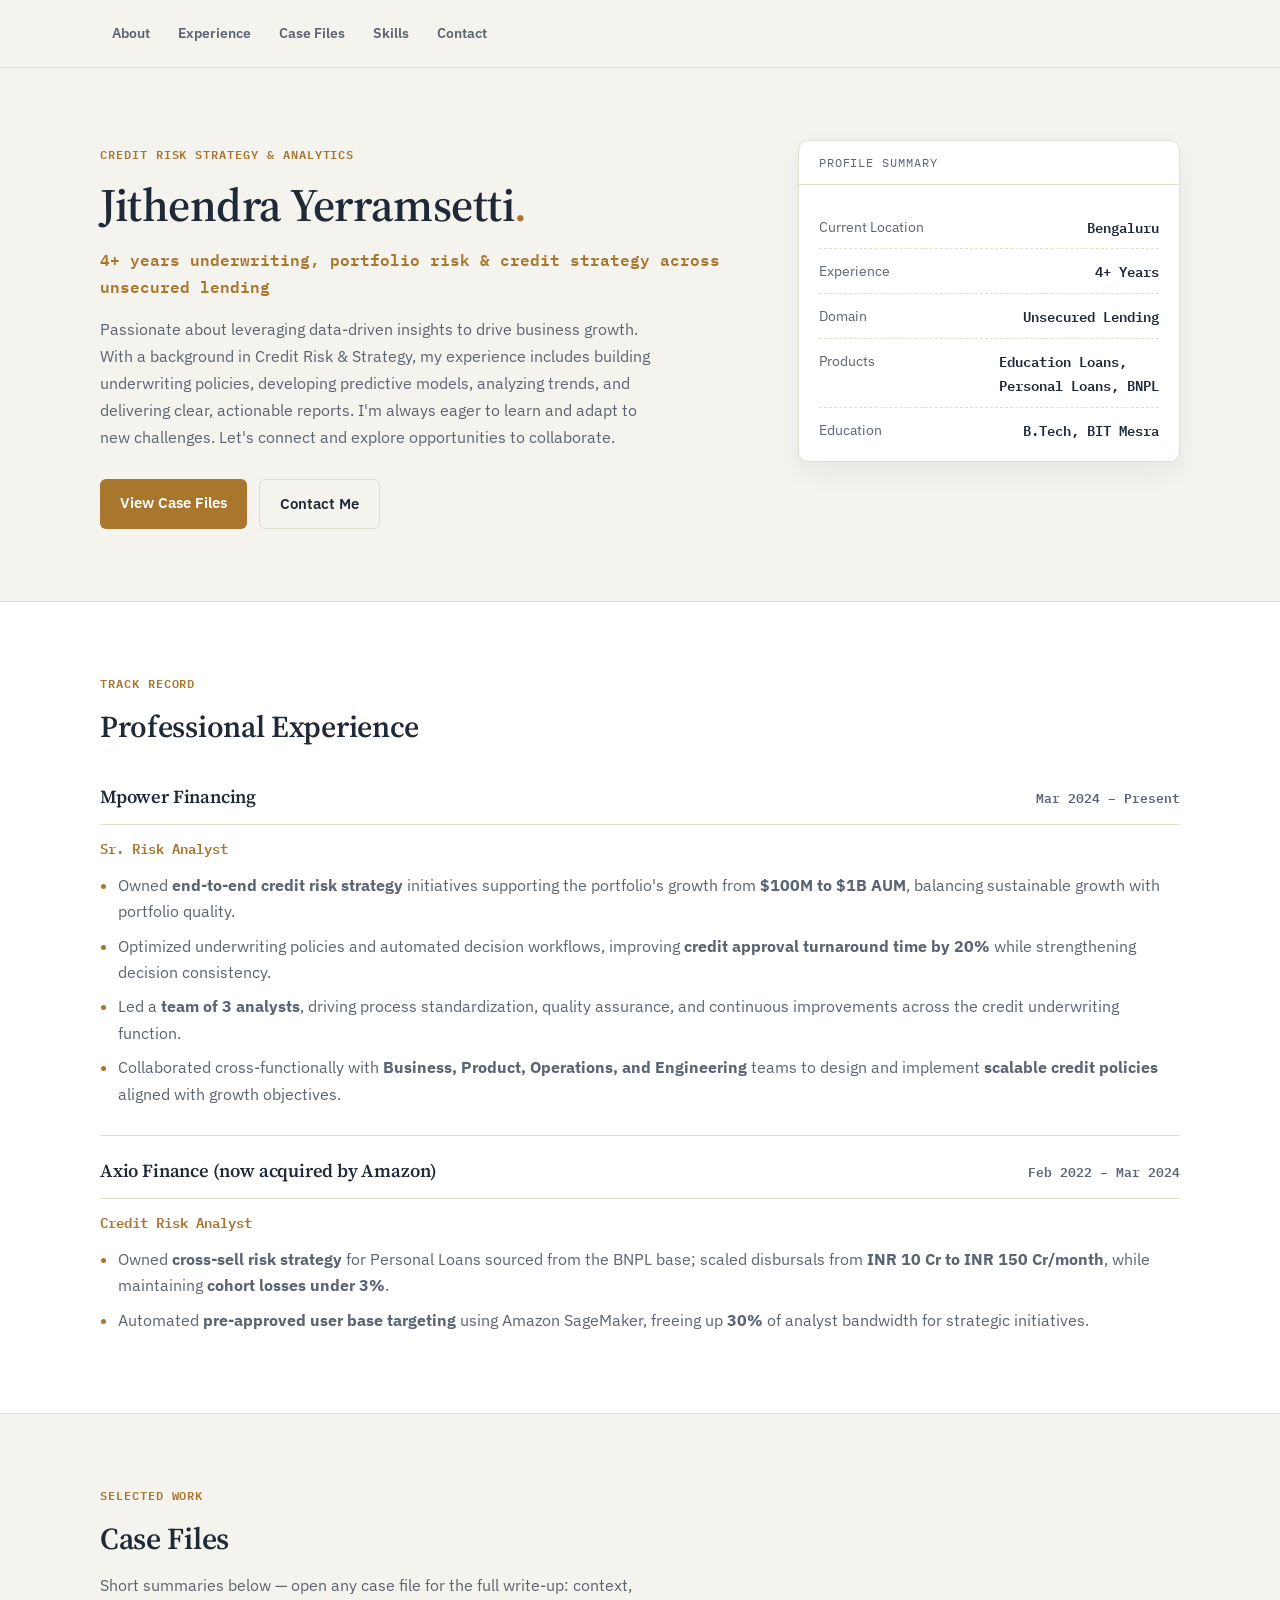
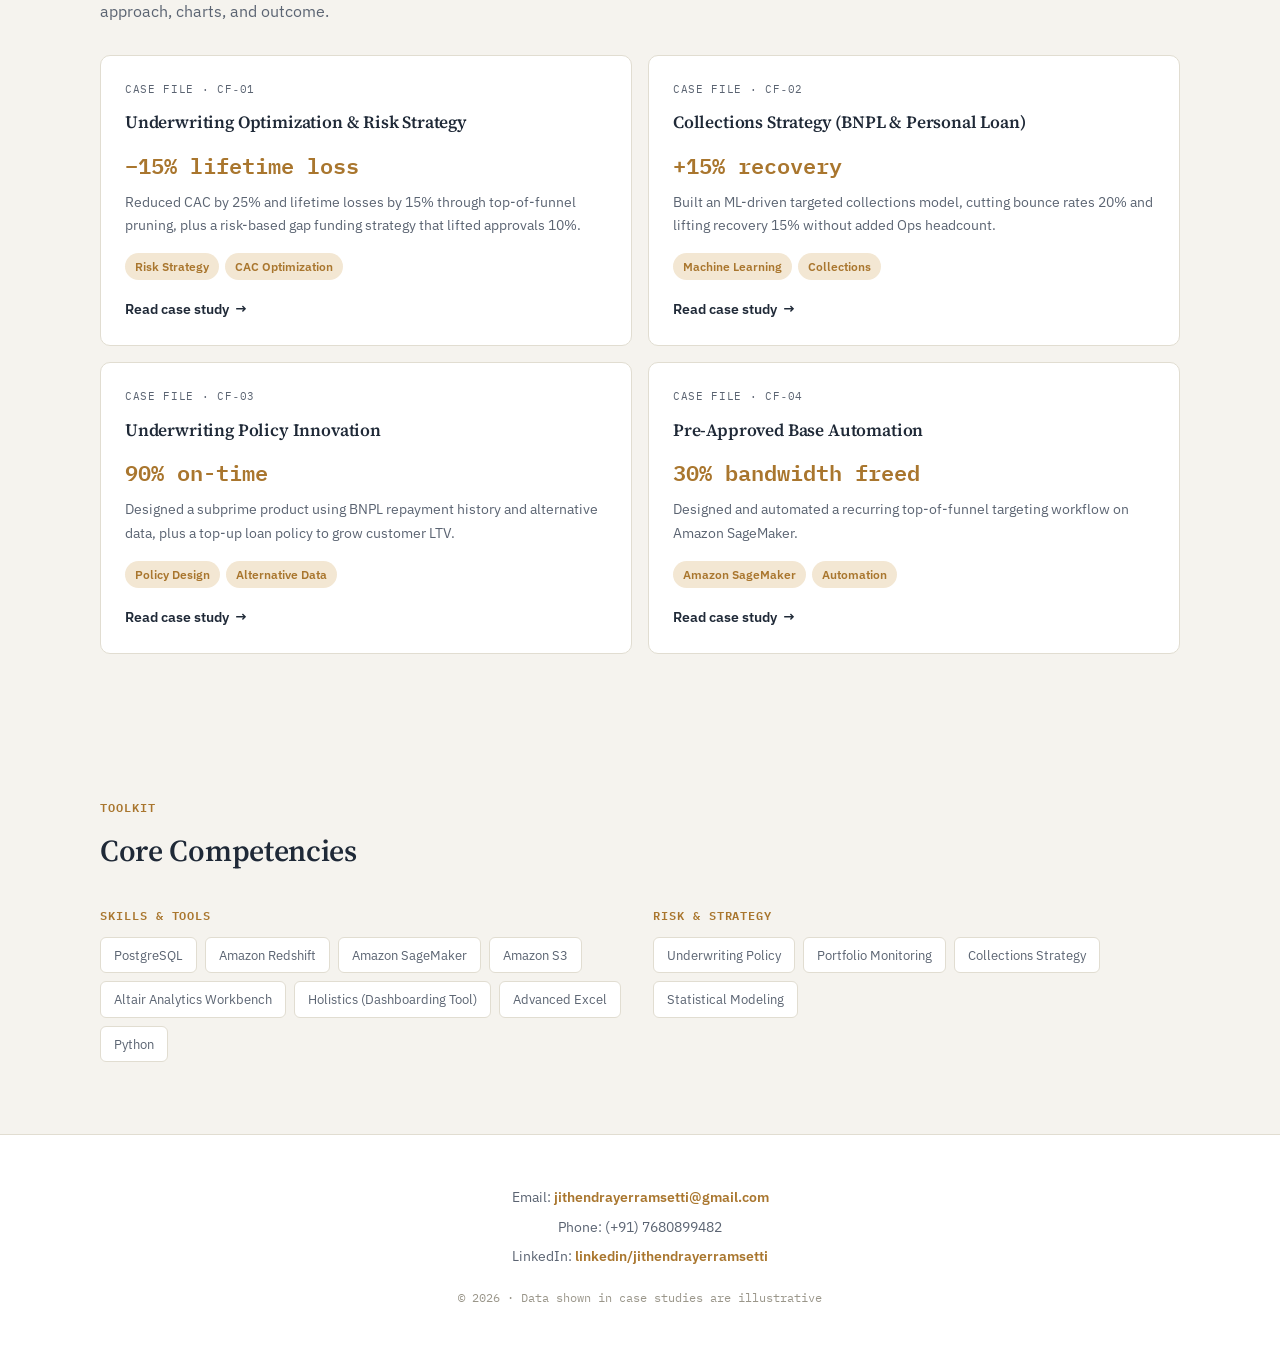
<file: index.html>
<!DOCTYPE html>
<html lang="en">
<head>
<meta charset="UTF-8">
<meta name="viewport" content="width=device-width, initial-scale=1.0">
<title>Jithendra Yerramsetti | Credit Risk & Portfolio Analytics</title>

<!--
  ============================================================================
  HOW THIS FILE IS ORGANIZED
  ============================================================================
  1. CSS VARIABLES  – every color/spacing lives in :root. Change once, updates
                       everywhere. This version is LIGHT MODE, amber accent.
  2. BASE STYLES    – resets, layout container, typography
  3. COMPONENTS     – nav, hero, case files, timeline, skills, footer
  4. RESPONSIVE     – breakpoints at 900px (tablet) and 560/640px (phone).
                       Search "BREAKPOINT" to find each one.
  5. HTML

  TO ADD A NEW CASE STUDY / PROJECT:
  Search "CASE FILE ENTRY" below, copy one <article class="case"> block,
  edit the text, and point its "Read case study" href at a new HTML file
  (duplicate case-study-underwriting-optimization.html as a starting point).

  A NOTE ON EDITING BY HAND:
  If you comment out a block that itself contains other HTML, make sure the
  closing "-->
  <!-- " sits immediately after that block — not further down the
  file. A stray "<!--" swallows everything until the *next* "-->
  <!-- " it finds, -->
  <!-- which can silently eat a closing </div> and break the layout below it. -->
  <!-- Safer alternative: use `style="display:none;"` on the element instead of -->
  <!-- an HTML comment when testing what to hide. -->
  <!-- ============================================================================ -->

<link rel="preconnect" href="https://fonts.googleapis.com">
<link rel="preconnect" href="https://fonts.gstatic.com" crossorigin>
<link href="https://fonts.googleapis.com/css2?family=Source+Serif+4:opsz,wght@8..60,500;8..60,600;8..60,700&family=IBM+Plex+Sans:wght@400;500;600;700&family=IBM+Plex+Mono:wght@500;600&display=swap" rel="stylesheet">

<style>
/* =========================================================================
   1. CSS VARIABLES — light theme, amber accent
   ========================================================================= */
:root {
  --paper:      #F5F3EE;   /* page background — warm paper tone */
  --card:       #FFFFFF;   /* card / panel background */
  --card-hover: #FBF8F2;
  --ink:        #1F2937;   /* primary text */
  --ink-soft:   #5B6472;   /* secondary text */
  --amber:      #A9762E;   /* accent — links, tags, highlights */
  --amber-tint: #F3E7D3;   /* pale amber for badge backgrounds */
  --line:       #E1DDD1;   /* hairline borders */
  --shadow:     0 10px 26px rgba(31,41,55,0.06);

  --font-display: 'Source Serif 4', Georgia, serif;
  --font-body:    'IBM Plex Sans', -apple-system, sans-serif;
  --font-mono:    'IBM Plex Mono', ui-monospace, monospace;

  --max-w: 1080px;
  --radius: 10px;
  --section-pad: clamp(40px, 7vw, 72px);
}

/* =========================================================================
   2. BASE / RESET
   ========================================================================= */
* { box-sizing: border-box; }
html { scroll-behavior: smooth; }
body {
  margin: 0;
  font-family: var(--font-body);
  background: var(--paper);
  color: var(--ink);
  line-height: 1.65;
  -webkit-font-smoothing: antialiased;
}
.container { width: min(var(--max-w), 92%); margin: 0 auto; }
h1, h2, h3 { font-family: var(--font-display); font-weight: 600; letter-spacing: -0.01em; margin: 0; color: var(--ink); }
a { color: inherit; }
:focus-visible { outline: 2px solid var(--amber); outline-offset: 3px; }
img { max-width: 100%; display: block; }

.label {
  font-family: var(--font-mono);
  font-size: 0.74rem;
  font-weight: 600;
  letter-spacing: 0.08em;
  text-transform: uppercase;
  color: var(--amber);
}

/* =========================================================================
   3. NAVIGATION
   ========================================================================= */
nav {
  position: sticky; top: 0; z-index: 20;
  background: rgba(245,243,238,0.9);
  backdrop-filter: blur(10px);
  border-bottom: 1px solid var(--line);
}
nav .container { display: flex; justify-content: space-between; align-items: center; padding: 16px 0; }
.logo { font-family: var(--font-display); font-weight: 600; font-size: 1rem; text-decoration: none; color: var(--ink); }
.logo span { color: var(--amber); }
nav .links { display: flex; gap: 4px; }
nav .links a {
  text-decoration: none; color: var(--ink-soft); font-weight: 600;
  font-size: 0.86rem; padding: 6px 12px; border-radius: 6px; transition: 0.2s;
}
nav .links a:hover { color: var(--ink); background: var(--card); }

/* BREAKPOINT: phone — collapse nav labels into a compact, scrollable row
   rather than hiding them outright, so navigation still works on mobile */
@media (max-width: 560px) {
  nav .links { gap: 0; overflow-x: auto; -ms-overflow-style: none; scrollbar-width: none; }
  nav .links::-webkit-scrollbar { display: none; }
  nav .links a { padding: 6px 8px; font-size: 0.78rem; white-space: nowrap; }
  .logo { font-size: 0.9rem; }
}

/* =========================================================================
   4. HERO
   ========================================================================= */
.hero { padding: var(--section-pad) 0; }
.hero-grid { display: grid; grid-template-columns: 1.7fr 1fr; gap: 48px; align-items: start; }

.hero h1 { font-size: clamp(2.1rem, 5vw, 2.9rem); line-height: 1.1; margin: 14px 0 16px; }
.hero h1 span { color: var(--amber); }
.hero .subtitle { font-family: var(--font-mono); font-size: clamp(0.85rem, 2vw, 1rem); color: var(--amber); font-weight: 600; margin-bottom: 16px; }
.hero .lead { font-size: 1.02rem; color: var(--ink-soft); max-width: 560px; margin-bottom: 28px; }

.btns { display: flex; flex-wrap: wrap; gap: 12px; }
.btns .btn { display: inline-block; padding: 12px 20px; border-radius: 6px; text-decoration: none; font-weight: 600; font-size: 0.92rem; transition: 0.2s; }
.btn.primary { background: var(--amber); color: #fff; }
.btn.primary:hover { opacity: 0.88; }
.btn.secondary { border: 1px solid var(--line); background: transparent; color: var(--ink); }
.btn.secondary:hover { border-color: var(--amber); color: var(--amber); }

/* Profile summary card */
.file-card { background: var(--card); border: 1px solid var(--line); border-radius: var(--radius); box-shadow: var(--shadow); overflow: hidden; }
.file-card .file-head {
  padding: 12px 20px; border-bottom: 1px solid var(--line);
  font-family: var(--font-mono); font-size: 0.72rem; letter-spacing: 0.08em;
  color: var(--ink-soft); text-transform: uppercase;
}
.file-card .file-body { padding: 20px; }
.stat { display: flex; justify-content: space-between; padding: 10px 0; border-bottom: 1px dashed var(--line); font-size: 0.9rem; }
.stat:last-child { border-bottom: none; padding-bottom: 0; }
.stat span:first-child { color: var(--ink-soft); }
.stat strong { font-family: var(--font-mono); font-weight: 600; color: var(--ink); }
.stat.stack { flex-direction: column; align-items: flex-start; gap: 4px; }

/* BREAKPOINT: tablet — stack hero into a single column */
@media (max-width: 900px) {
  .hero-grid { grid-template-columns: 1fr; gap: 28px; }
}

/* =========================================================================
   5. SECTION LAYOUT (shared)
   ========================================================================= */
section { padding: var(--section-pad) 0; }
.section-head { margin-bottom: 30px; }
.section-head .label { display: block; margin-bottom: 8px; }
h2 { font-size: clamp(1.5rem, 3vw, 1.9rem); }
.section-desc { color: var(--ink-soft); font-size: 1rem; margin: 8px 0 0; max-width: 600px; }

/* =========================================================================
   6. EXPERIENCE (timeline)
   ========================================================================= */
#experience { background: var(--card); border-top: 1px solid var(--line); border-bottom: 1px solid var(--line); }
.timeline { display: grid; gap: 20px; }
.jobhead { display: flex; justify-content: space-between; align-items: baseline; border-bottom: 1px solid var(--line); padding-bottom: 12px; margin-bottom: 12px; flex-wrap: wrap; gap: 6px; }
.jobhead h3 { font-size: 1.15rem; }
.jobhead .date { font-family: var(--font-mono); color: var(--ink-soft); font-weight: 600; font-size: 0.8rem; }
.job-role { font-family: var(--font-mono); font-weight: 600; color: var(--amber); margin-bottom: 12px; font-size: 0.86rem; }
.job ul { margin: 0; padding-left: 18px; color: var(--ink-soft); }
.job li { margin-bottom: 8px; }
.job li::marker { color: var(--amber); }
.job:not(:last-child) { padding-bottom: 20px; border-bottom: 1px solid var(--line); }

/* =========================================================================
   7. CASE FILES
   ========================================================================= */
.case-grid { display: grid; grid-template-columns: repeat(2, 1fr); gap: 16px; }

.case {
  background: var(--card); border: 1px solid var(--line); border-radius: var(--radius);
  padding: 24px; display: flex; flex-direction: column; transition: 0.18s;
}
.case:hover { border-color: var(--amber); box-shadow: var(--shadow); transform: translateY(-2px); }

.case .case-ref { font-family: var(--font-mono); font-size: 0.7rem; color: var(--ink-soft); letter-spacing: 0.06em; margin-bottom: 10px; }
.case h3 { font-size: 1.08rem; margin-bottom: 10px; }
.case .headline-stat { font-family: var(--font-mono); font-size: 1.4rem; font-weight: 600; color: var(--amber); margin-bottom: 6px; }
.case p { color: var(--ink-soft); font-size: 0.9rem; margin: 0 0 16px; }
.case .badges { display: flex; gap: 6px; flex-wrap: wrap; margin-bottom: 18px; }
.badge { background: var(--amber-tint); color: var(--amber); padding: 4px 10px; border-radius: 99px; font-size: 0.72rem; font-weight: 600; }
.case .read-link { margin-top: auto; font-weight: 600; font-size: 0.88rem; color: var(--ink); text-decoration: none; display: inline-flex; align-items: center; gap: 6px; }
.case .read-link:hover { color: var(--amber); }
.case .read-link .arrow { transition: transform 0.18s; }
.case .read-link:hover .arrow { transform: translateX(3px); }

/* BREAKPOINT: phone — one case file per row */
@media (max-width: 640px) {
  .case-grid { grid-template-columns: 1fr; }
}

/* =========================================================================
   8. SKILLS
   ========================================================================= */
.skills-grid { display: grid; grid-template-columns: repeat(auto-fit, minmax(240px, 1fr)); gap: 26px; }
.skill-group .label { display: block; margin-bottom: 12px; }
.pills { display: flex; flex-wrap: wrap; gap: 8px; }
.pill { background: var(--card); border: 1px solid var(--line); padding: 6px 13px; border-radius: 6px; font-size: 0.84rem; color: var(--ink-soft); }

/* =========================================================================
   9. FOOTER
   ========================================================================= */
footer { background: var(--card); padding: 44px 0; border-top: 1px solid var(--line); text-align: center; }
.footer-content p { margin: 6px 0; color: var(--ink-soft); font-size: 0.9rem; }
.footer-content a { color: var(--amber); text-decoration: none; font-weight: 600; }
.footer-content a:hover { text-decoration: underline; }
.footer-content .fineprint { font-family: var(--font-mono); font-size: 0.72rem; margin-top: 20px; color: #9A968A; }
</style>
</head>
<body>

<nav>
  <div class="container">
    <!-- <a href="#" class="logo">Jithendra<span>.</span>Yerramsetti</a> -->
    <div class="links">
      <a href="#about">About</a>
      <a href="#experience">Experience</a>
      <a href="#projects">Case Files</a>
      <a href="#skills">Skills</a>
      <a href="#contact">Contact</a>
    </div>
  </div>
</nav>

<header class="hero" id="about">
  <div class="container hero-grid">

    <div>
      <span class="label">Credit Risk Strategy &amp; Analytics</span>
      <h1>Jithendra Yerramsetti<span>.</span></h1>
      <div class="subtitle">4+ years underwriting, portfolio risk &amp; credit strategy across unsecured lending</div>

      <p class="lead">
        Passionate about leveraging data-driven insights to drive business growth. With a background in Credit Risk & Strategy, my experience includes building underwriting policies, 
        developing predictive models, analyzing trends, and delivering clear, actionable reports. I'm always eager to learn and adapt to new challenges. Let's connect and explore opportunities to collaborate.
      </p>

      <div class="btns">
        <a class="btn primary" href="#projects">View Case Files</a>
        <a class="btn secondary" href="mailto:jithendrayerramsetti@gmail.com">Contact Me</a>
      </div>
    </div>

    <!-- CASE FILE SUMMARY CARD — edit the four .stat rows to update details -->
    <div class="file-card">
      <div class="file-head">Profile Summary</div>
      <div class="file-body">
        <div class="stat"><span>Current Location</span><strong>Bengaluru</strong></div>
        <div class="stat"><span>Experience</span><strong>4+ Years</strong></div>
        <div class="stat"><span>Domain</span><strong>Unsecured Lending</strong></div>
        <div class="stat">
          <span>Products</span><strong>Education Loans,<br>Personal Loans, BNPL</strong></div>
        <div class="stat"><span>Education</span><strong>B.Tech, BIT Mesra</strong></div>
      </div>
    </div>

  </div>
</header>


<section id="experience">
  <div class="container">
    <div class="section-head">
      <span class="label">Track Record</span>
      <h2>Professional Experience</h2>
    </div>

    <div class="timeline">

      <!-- JOB ENTRY — copy this <div class="job"> block to add another role -->
      <div class="job">
        <div class="jobhead">
          <h3>Mpower Financing</h3>
          <span class="date">Mar 2024 &ndash; Present</span>
        </div>
        <div class="job-role">Sr. Risk Analyst</div>
        <ul>
          <li>Owned <strong>end-to-end credit risk strategy</strong> initiatives supporting the portfolio's growth from <strong>$100M to $1B AUM</strong>, balancing sustainable growth with portfolio quality.</li>
          <li>Optimized underwriting policies and automated decision workflows, improving <strong>credit approval turnaround time by 20%</strong> while strengthening decision consistency.</li>
          <li>Led a <strong>team of 3 analysts</strong>, driving process standardization, quality assurance, and continuous improvements across the credit underwriting function.</li>
          <li>Collaborated cross-functionally with <strong>Business, Product, Operations, and Engineering</strong> teams to design and implement <strong>scalable credit policies</strong> aligned with growth objectives.</li>
        </ul>
      </div>

      <div class="job">
        <div class="jobhead">
          <h3>Axio Finance (now acquired by Amazon)</h3>
          <span class="date">Feb 2022 &ndash; Mar 2024</span>
        </div>
        <div class="job-role">Credit Risk Analyst</div>
        <ul>
          <li>Owned <strong>cross-sell risk strategy</strong> for Personal Loans sourced from the BNPL base; scaled disbursals from <strong>INR 10 Cr to INR 150 Cr/month</strong>, while maintaining <strong>cohort losses under 3%</strong>.</li>
          <li>Automated <strong>pre-approved user base targeting</strong> using Amazon SageMaker, freeing up <strong>30%</strong> of analyst bandwidth for strategic initiatives.</li>
        </ul>
      </div>

    </div>
  </div>
</section>


<section id="projects">
  <div class="container">
    <div class="section-head">
      <span class="label">Selected Work</span>
      <h2>Case Files</h2>
      <p class="section-desc">Short summaries below — open any case file for the full write-up: context, approach, charts, and outcome.</p>
    </div>

    <div class="case-grid">

      <!-- ==================================================================
           CASE FILE ENTRY — copy this whole <article class="case"> block
           to add a new project. Fields to edit:
             .case-ref        -> case file number (CF-01, CF-02, ...)
             h3                -> project title
             .headline-stat    -> the one number you want to lead with
             <p>                -> one or two line summary
             .badges            -> topic tags
             .read-link href    -> the case-study HTML page it links to
           ================================================================== -->
      <article class="case">
        <div class="case-ref">CASE FILE &middot; CF&#8209;01</div>
        <h3>Underwriting Optimization &amp; Risk Strategy</h3>
        <div class="headline-stat">&minus;15% lifetime loss</div>
        <p>Reduced CAC by 25% and lifetime losses by 15% through top-of-funnel pruning, plus a risk-based gap funding strategy that lifted approvals 10%.</p>
        <div class="badges">
          <span class="badge">Risk Strategy</span>
          <span class="badge">CAC Optimization</span>
        </div>
        <a class="read-link" href="CS1-portfolio_monitoring.html">Read case study <span class="arrow">&rarr;</span></a>
      </article>

      <article class="case">
        <div class="case-ref">CASE FILE &middot; CF&#8209;02</div>
        <h3>Collections Strategy (BNPL &amp; Personal Loan)</h3>
        <div class="headline-stat">+15% recovery</div>
        <p>Built an ML-driven targeted collections model, cutting bounce rates 20% and lifting recovery 15% without added Ops headcount.</p>
        <div class="badges">
          <span class="badge">Machine Learning</span>
          <span class="badge">Collections</span>
        </div>
        <a class="read-link" href="CS2-collections_strategy.html">Read case study <span class="arrow">&rarr;</span></a>
      </article>

      <article class="case">
        <div class="case-ref">CASE FILE &middot; CF&#8209;03</div>
        <h3>Underwriting Policy Innovation</h3>
        <div class="headline-stat">90% on-time</div>
        <p>Designed a subprime product using BNPL repayment history and alternative data, plus a top-up loan policy to grow customer LTV.</p>
        <div class="badges">
          <span class="badge">Policy Design</span>
          <span class="badge">Alternative Data</span>
        </div>
        <a class="read-link" href="CS3-UW_policy.html">Read case study <span class="arrow">&rarr;</span></a>
      </article>

      <article class="case">
        <div class="case-ref">CASE FILE &middot; CF&#8209;04</div>
        <h3>Pre-Approved Base Automation</h3>
        <div class="headline-stat">30% bandwidth freed</div>
        <p>Designed and automated a recurring top-of-funnel targeting workflow on Amazon SageMaker.</p>
        <div class="badges">
          <span class="badge">Amazon SageMaker</span>
          <span class="badge">Automation</span>
        </div>
        <a class="read-link" href="CS4-Pre-approved_Offer_Automation.html">Read case study <span class="arrow">&rarr;</span></a>
      </article>

    </div>
  </div>
</section>


<section id="skills">
  <div class="container">
    <div class="section-head">
      <span class="label">Toolkit</span>
      <h2>Core Competencies</h2>
    </div>

    <div class="skills-grid">
      <div class="skill-group">
        <span class="label">Skills &amp; Tools</span>
        <div class="pills">
          <span class="pill">PostgreSQL</span>
          <span class="pill">Amazon Redshift</span>
          <span class="pill">Amazon SageMaker</span>
          <span class="pill">Amazon S3</span>
          <span class="pill">Altair Analytics Workbench</span>
          <span class="pill">Holistics (Dashboarding Tool)</span>
          <span class="pill">Advanced Excel</span>
          <span class="pill">Python</span>
        </div>
      </div>

      <div class="skill-group">
        <span class="label">Risk &amp; Strategy</span>
        <div class="pills">
          <span class="pill">Underwriting Policy</span>
          <span class="pill">Portfolio Monitoring</span>
          <span class="pill">Collections Strategy</span>
          <span class="pill">Statistical Modeling</span>
        </div>
      </div>
    </div>
  </div>
</section>


<footer id="contact">
  <div class="container footer-content">
    <p>Email: <a href="mailto:jithendrayerramsetti@gmail.com">jithendrayerramsetti@gmail.com</a></p>
    <p>Phone: (+91) 7680899482</p>
    <p>LinkedIn: <a href="https://linkedin.com/in/jithendrayerramsetti" target="_blank">linkedin/jithendrayerramsetti</a></p>
    <p class="fineprint">&copy; 2026 &middot; Data shown in case studies are illustrative</p>
  </div>
</footer>

</body>
</html>
</file>
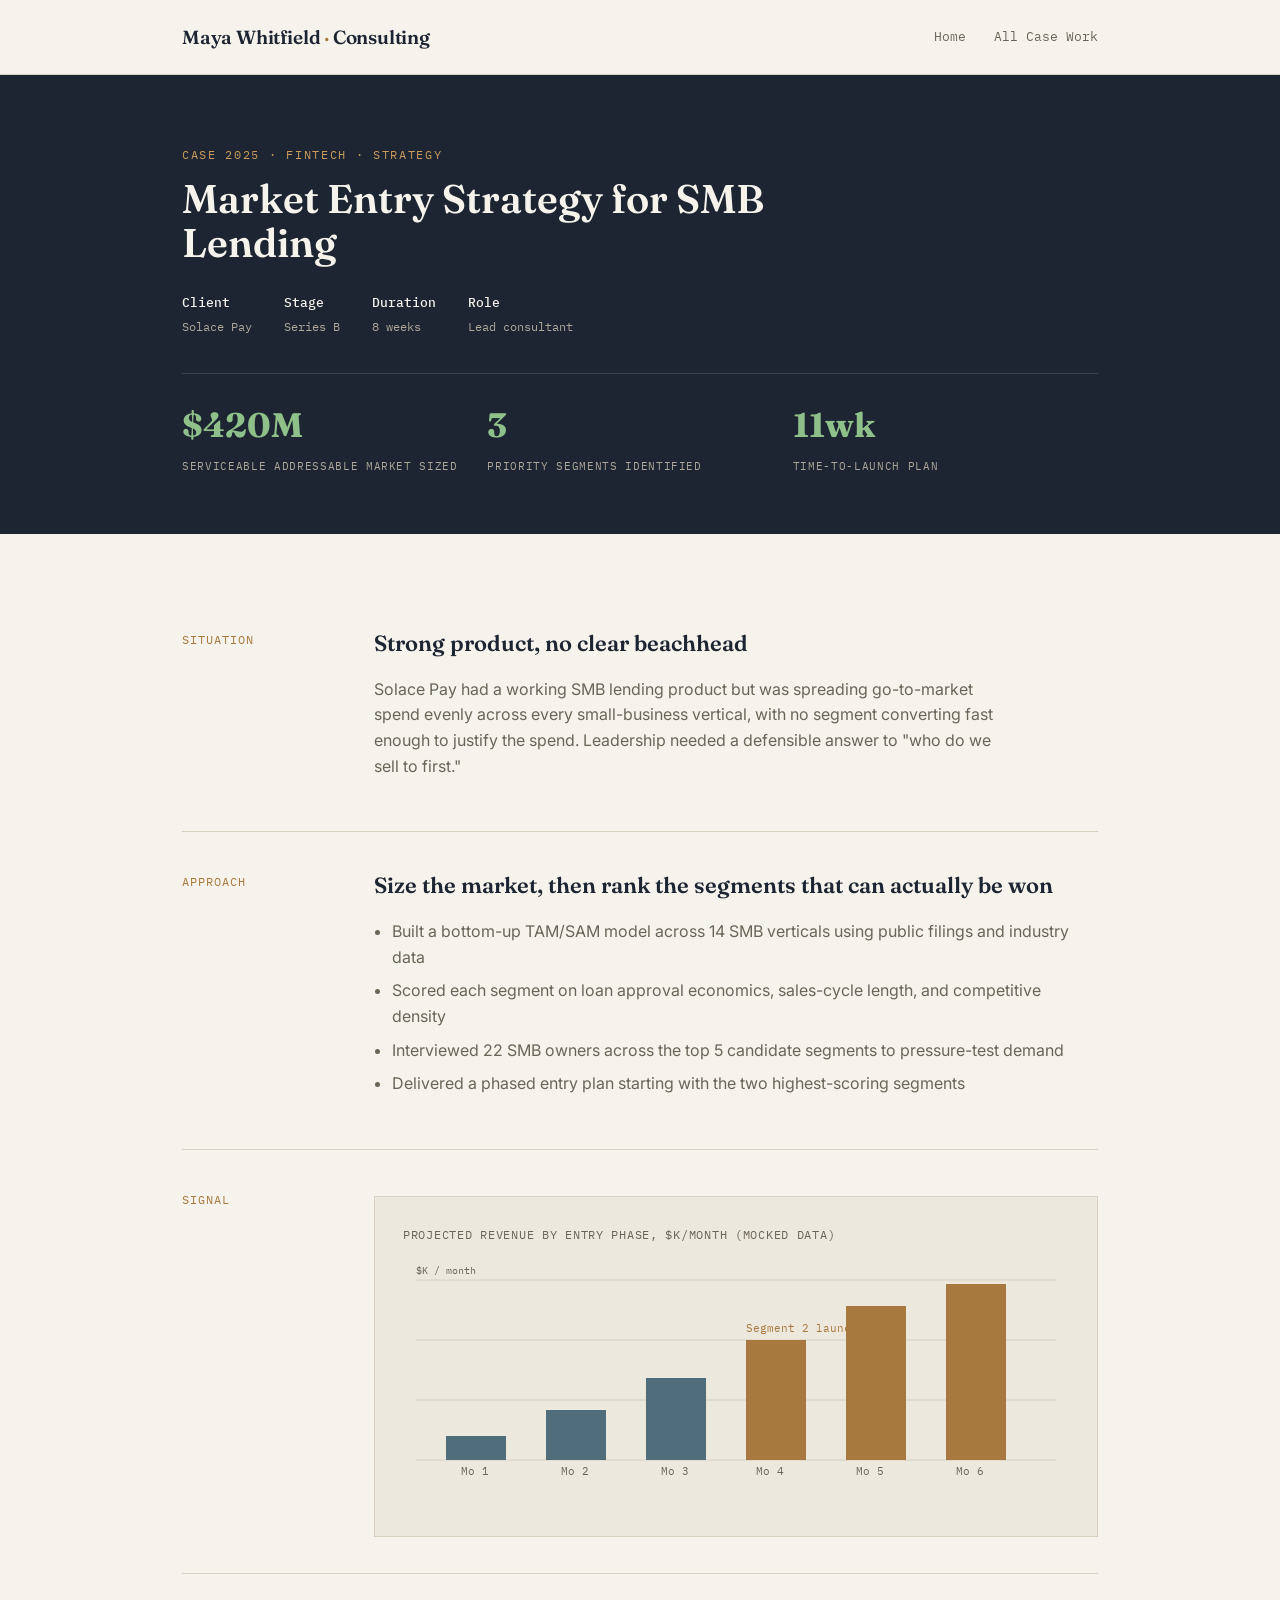
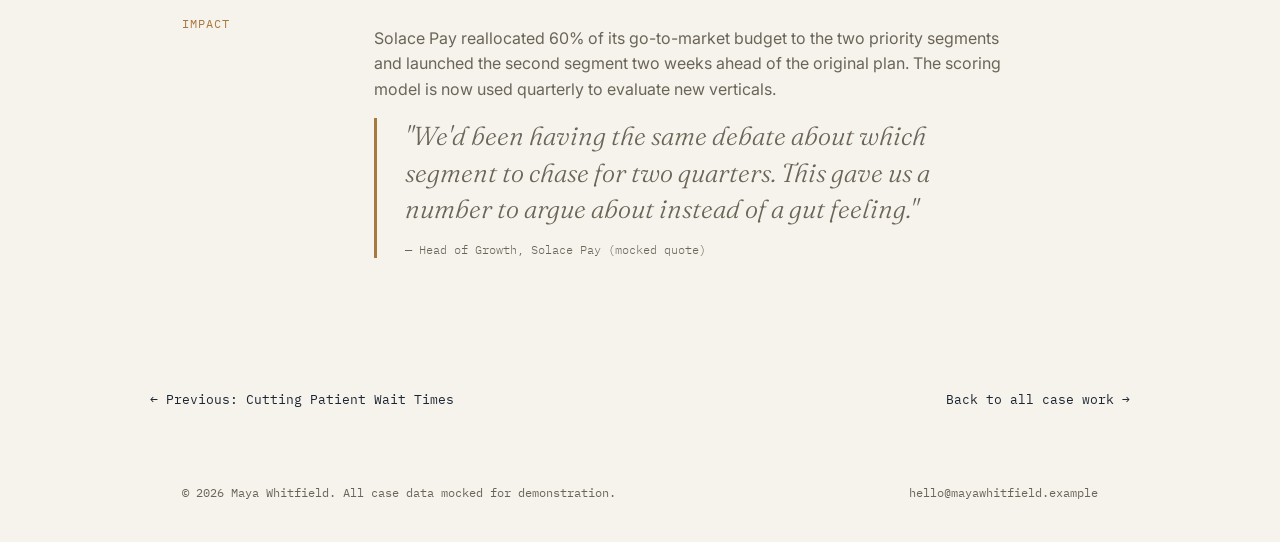
<file: case-fintech.html>
<!DOCTYPE html>
<html lang="en">
<head>
<meta charset="UTF-8">
<meta name="viewport" content="width=device-width, initial-scale=1.0">
<title>Market Entry Strategy for SMB Lending — Maya Whitfield</title>
<link rel="preconnect" href="https://fonts.googleapis.com">
<link href="https://fonts.googleapis.com/css2?family=Fraunces:ital,wght@0,300;0,600;1,300&family=Inter:wght@400;500&family=IBM+Plex+Mono:wght@400;500&display=swap" rel="stylesheet">
<link rel="stylesheet" href="styles.css">
</head>
<body>

<nav class="site-nav">
  <div class="wrap">
    <div class="mark">Maya Whitfield <span>·</span> Consulting</div>
    <div class="links">
      <a href="index.html">Home</a>
      <a href="index.html#work">All Case Work</a>
    </div>
  </div>
</nav>

<header class="case-cover">
  <div class="wrap">
    <div class="eyebrow">Case 2025 · Fintech · Strategy</div>
    <h1>Market Entry Strategy for SMB Lending</h1>
    <div class="meta-row">
      <div><b>Client</b>Solace Pay</div>
      <div><b>Stage</b>Series B</div>
      <div><b>Duration</b>8 weeks</div>
      <div><b>Role</b>Lead consultant</div>
    </div>

    <div class="metric-strip">
      <div class="metric up"><b>$420M</b><span>Serviceable addressable market sized</span></div>
      <div class="metric up"><b>3</b><span>Priority segments identified</span></div>
      <div class="metric up"><b>11wk</b><span>Time-to-launch plan</span></div>
    </div>
  </div>
</header>

<div class="case-body">
  <div class="wrap">

    <div class="case-block">
      <div class="tag">Situation</div>
      <div>
        <h3>Strong product, no clear beachhead</h3>
        <p>Solace Pay had a working SMB lending product but was spreading go-to-market spend evenly
        across every small-business vertical, with no segment converting fast enough to justify the
        spend. Leadership needed a defensible answer to "who do we sell to first."</p>
      </div>
    </div>

    <div class="case-block">
      <div class="tag">Approach</div>
      <div>
        <h3>Size the market, then rank the segments that can actually be won</h3>
        <ul>
          <li>Built a bottom-up TAM/SAM model across 14 SMB verticals using public filings and industry data</li>
          <li>Scored each segment on loan approval economics, sales-cycle length, and competitive density</li>
          <li>Interviewed 22 SMB owners across the top 5 candidate segments to pressure-test demand</li>
          <li>Delivered a phased entry plan starting with the two highest-scoring segments</li>
        </ul>
      </div>
    </div>

    <div class="case-block">
      <div class="tag">Signal</div>
      <div>
        <div class="chart-card">
          <div class="chart-label">Projected revenue by entry phase, $K/month (mocked data)</div>
          <svg viewBox="0 0 640 240" width="100%" height="240">
            <line x1="0" y1="20" x2="640" y2="20" stroke="#D8D1C2" stroke-width="1"/>
            <line x1="0" y1="80" x2="640" y2="80" stroke="#D8D1C2" stroke-width="1"/>
            <line x1="0" y1="140" x2="640" y2="140" stroke="#D8D1C2" stroke-width="1"/>
            <line x1="0" y1="200" x2="640" y2="200" stroke="#D8D1C2" stroke-width="1"/>

            <rect x="30"  y="176" width="60" height="24" fill="#4F6D7A"/>
            <rect x="130" y="150" width="60" height="50" fill="#4F6D7A"/>
            <rect x="230" y="118" width="60" height="82" fill="#4F6D7A"/>
            <rect x="330" y="80"  width="60" height="120" fill="#A8793F"/>
            <rect x="430" y="46"  width="60" height="154" fill="#A8793F"/>
            <rect x="530" y="24"  width="60" height="176" fill="#A8793F"/>

            <text x="45" y="215" font-family="IBM Plex Mono" font-size="11" fill="#6B6558">Mo 1</text>
            <text x="145" y="215" font-family="IBM Plex Mono" font-size="11" fill="#6B6558">Mo 2</text>
            <text x="245" y="215" font-family="IBM Plex Mono" font-size="11" fill="#6B6558">Mo 3</text>
            <text x="340" y="215" font-family="IBM Plex Mono" font-size="11" fill="#6B6558">Mo 4</text>
            <text x="440" y="215" font-family="IBM Plex Mono" font-size="11" fill="#6B6558">Mo 5</text>
            <text x="540" y="215" font-family="IBM Plex Mono" font-size="11" fill="#6B6558">Mo 6</text>

            <text x="330" y="72" font-family="IBM Plex Mono" font-size="11" fill="#A8793F">Segment 2 launch</text>
            <text x="0" y="14" font-family="IBM Plex Mono" font-size="10" fill="#6B6558">$K / month</text>
          </svg>
        </div>
      </div>
    </div>

    <div class="case-block">
      <div class="tag">Impact</div>
      <div>
        <p>Solace Pay reallocated 60% of its go-to-market budget to the two priority segments and
        launched the second segment two weeks ahead of the original plan. The scoring model is now
        used quarterly to evaluate new verticals.</p>
        <p class="pull-quote">
          "We'd been having the same debate about which segment to chase for two quarters. This gave
          us a number to argue about instead of a gut feeling."
          <cite>— Head of Growth, Solace Pay (mocked quote)</cite>
        </p>
      </div>
    </div>

  </div>
</div>

<div class="wrap case-nav">
  <a href="case-health.html">← Previous: Cutting Patient Wait Times</a>
  <a href="index.html#work">Back to all case work →</a>
</div>

<footer>
  <div class="wrap">
    <div>© 2026 Maya Whitfield. All case data mocked for demonstration.</div>
    <div>hello@mayawhitfield.example</div>
  </div>
</footer>

</body>
</html>
</file>
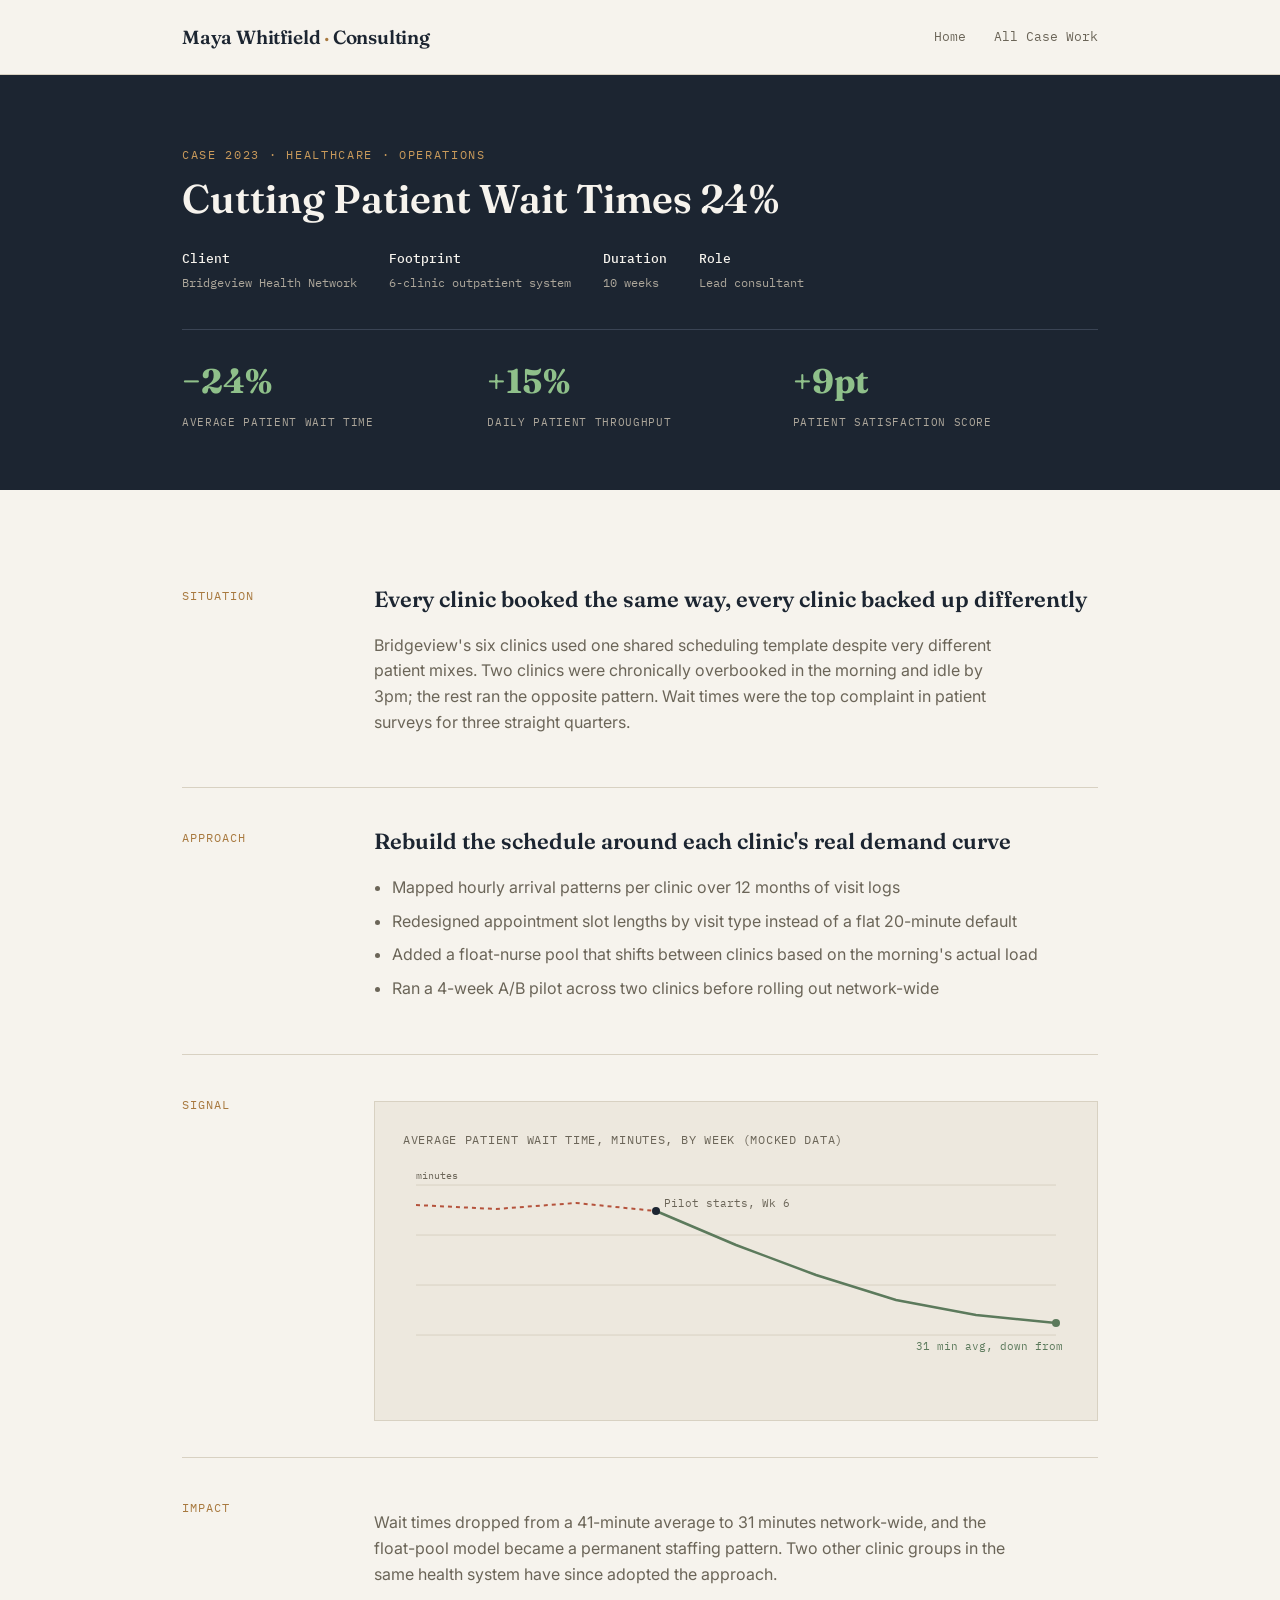
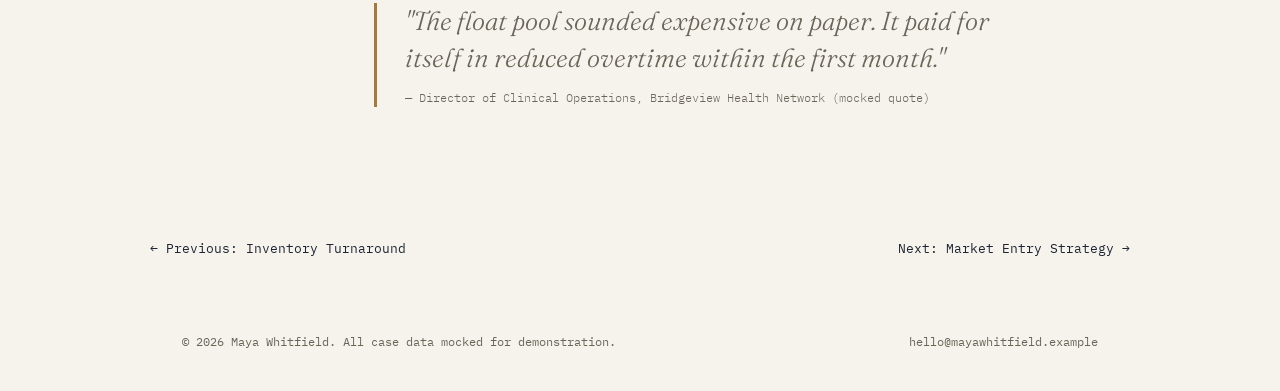
<file: case-health.html>
<!DOCTYPE html>
<html lang="en">
<head>
<meta charset="UTF-8">
<meta name="viewport" content="width=device-width, initial-scale=1.0">
<title>Cutting Patient Wait Times 24% — Maya Whitfield</title>
<link rel="preconnect" href="https://fonts.googleapis.com">
<link href="https://fonts.googleapis.com/css2?family=Fraunces:ital,wght@0,300;0,600;1,300&family=Inter:wght@400;500&family=IBM+Plex+Mono:wght@400;500&display=swap" rel="stylesheet">
<link rel="stylesheet" href="styles.css">
</head>
<body>

<nav class="site-nav">
  <div class="wrap">
    <div class="mark">Maya Whitfield <span>·</span> Consulting</div>
    <div class="links">
      <a href="index.html">Home</a>
      <a href="index.html#work">All Case Work</a>
    </div>
  </div>
</nav>

<header class="case-cover">
  <div class="wrap">
    <div class="eyebrow">Case 2023 · Healthcare · Operations</div>
    <h1>Cutting Patient Wait Times 24%</h1>
    <div class="meta-row">
      <div><b>Client</b>Bridgeview Health Network</div>
      <div><b>Footprint</b>6-clinic outpatient system</div>
      <div><b>Duration</b>10 weeks</div>
      <div><b>Role</b>Lead consultant</div>
    </div>

    <div class="metric-strip">
      <div class="metric up"><b>−24%</b><span>Average patient wait time</span></div>
      <div class="metric up"><b>+15%</b><span>Daily patient throughput</span></div>
      <div class="metric up"><b>+9pt</b><span>Patient satisfaction score</span></div>
    </div>
  </div>
</header>

<div class="case-body">
  <div class="wrap">

    <div class="case-block">
      <div class="tag">Situation</div>
      <div>
        <h3>Every clinic booked the same way, every clinic backed up differently</h3>
        <p>Bridgeview's six clinics used one shared scheduling template despite very different patient
        mixes. Two clinics were chronically overbooked in the morning and idle by 3pm; the rest ran
        the opposite pattern. Wait times were the top complaint in patient surveys for three straight
        quarters.</p>
      </div>
    </div>

    <div class="case-block">
      <div class="tag">Approach</div>
      <div>
        <h3>Rebuild the schedule around each clinic's real demand curve</h3>
        <ul>
          <li>Mapped hourly arrival patterns per clinic over 12 months of visit logs</li>
          <li>Redesigned appointment slot lengths by visit type instead of a flat 20-minute default</li>
          <li>Added a float-nurse pool that shifts between clinics based on the morning's actual load</li>
          <li>Ran a 4-week A/B pilot across two clinics before rolling out network-wide</li>
        </ul>
      </div>
    </div>

    <div class="case-block">
      <div class="tag">Signal</div>
      <div>
        <div class="chart-card">
          <div class="chart-label">Average patient wait time, minutes, by week (mocked data)</div>
          <svg viewBox="0 0 640 220" width="100%" height="220">
            <line x1="0" y1="20" x2="640" y2="20" stroke="#D8D1C2" stroke-width="1"/>
            <line x1="0" y1="70" x2="640" y2="70" stroke="#D8D1C2" stroke-width="1"/>
            <line x1="0" y1="120" x2="640" y2="120" stroke="#D8D1C2" stroke-width="1"/>
            <line x1="0" y1="170" x2="640" y2="170" stroke="#D8D1C2" stroke-width="1"/>

            <polyline points="0,40 80,44 160,38 240,46" fill="none" stroke="#B5533C" stroke-width="2" stroke-dasharray="4,4"/>
            <polyline points="240,46 320,80 400,110 480,135 560,150 640,158" fill="none" stroke="#5C7A5C" stroke-width="2.5"/>

            <circle cx="240" cy="46" r="4" fill="#1C2531"/>
            <text x="248" y="42" font-family="IBM Plex Mono" font-size="11" fill="#6B6558">Pilot starts, Wk 6</text>

            <circle cx="640" cy="158" r="4" fill="#5C7A5C"/>
            <text x="500" y="185" font-family="IBM Plex Mono" font-size="11" fill="#5C7A5C">31 min avg, down from 41</text>

            <text x="0" y="14" font-family="IBM Plex Mono" font-size="10" fill="#6B6558">minutes</text>
          </svg>
        </div>
      </div>
    </div>

    <div class="case-block">
      <div class="tag">Impact</div>
      <div>
        <p>Wait times dropped from a 41-minute average to 31 minutes network-wide, and the float-pool
        model became a permanent staffing pattern. Two other clinic groups in the same health system
        have since adopted the approach.</p>
        <p class="pull-quote">
          "The float pool sounded expensive on paper. It paid for itself in reduced overtime within
          the first month."
          <cite>— Director of Clinical Operations, Bridgeview Health Network (mocked quote)</cite>
        </p>
      </div>
    </div>

  </div>
</div>

<div class="wrap case-nav">
  <a href="case-retail.html">← Previous: Inventory Turnaround</a>
  <a href="case-fintech.html">Next: Market Entry Strategy →</a>
</div>

<footer>
  <div class="wrap">
    <div>© 2026 Maya Whitfield. All case data mocked for demonstration.</div>
    <div>hello@mayawhitfield.example</div>
  </div>
</footer>

</body>
</html>
</file>
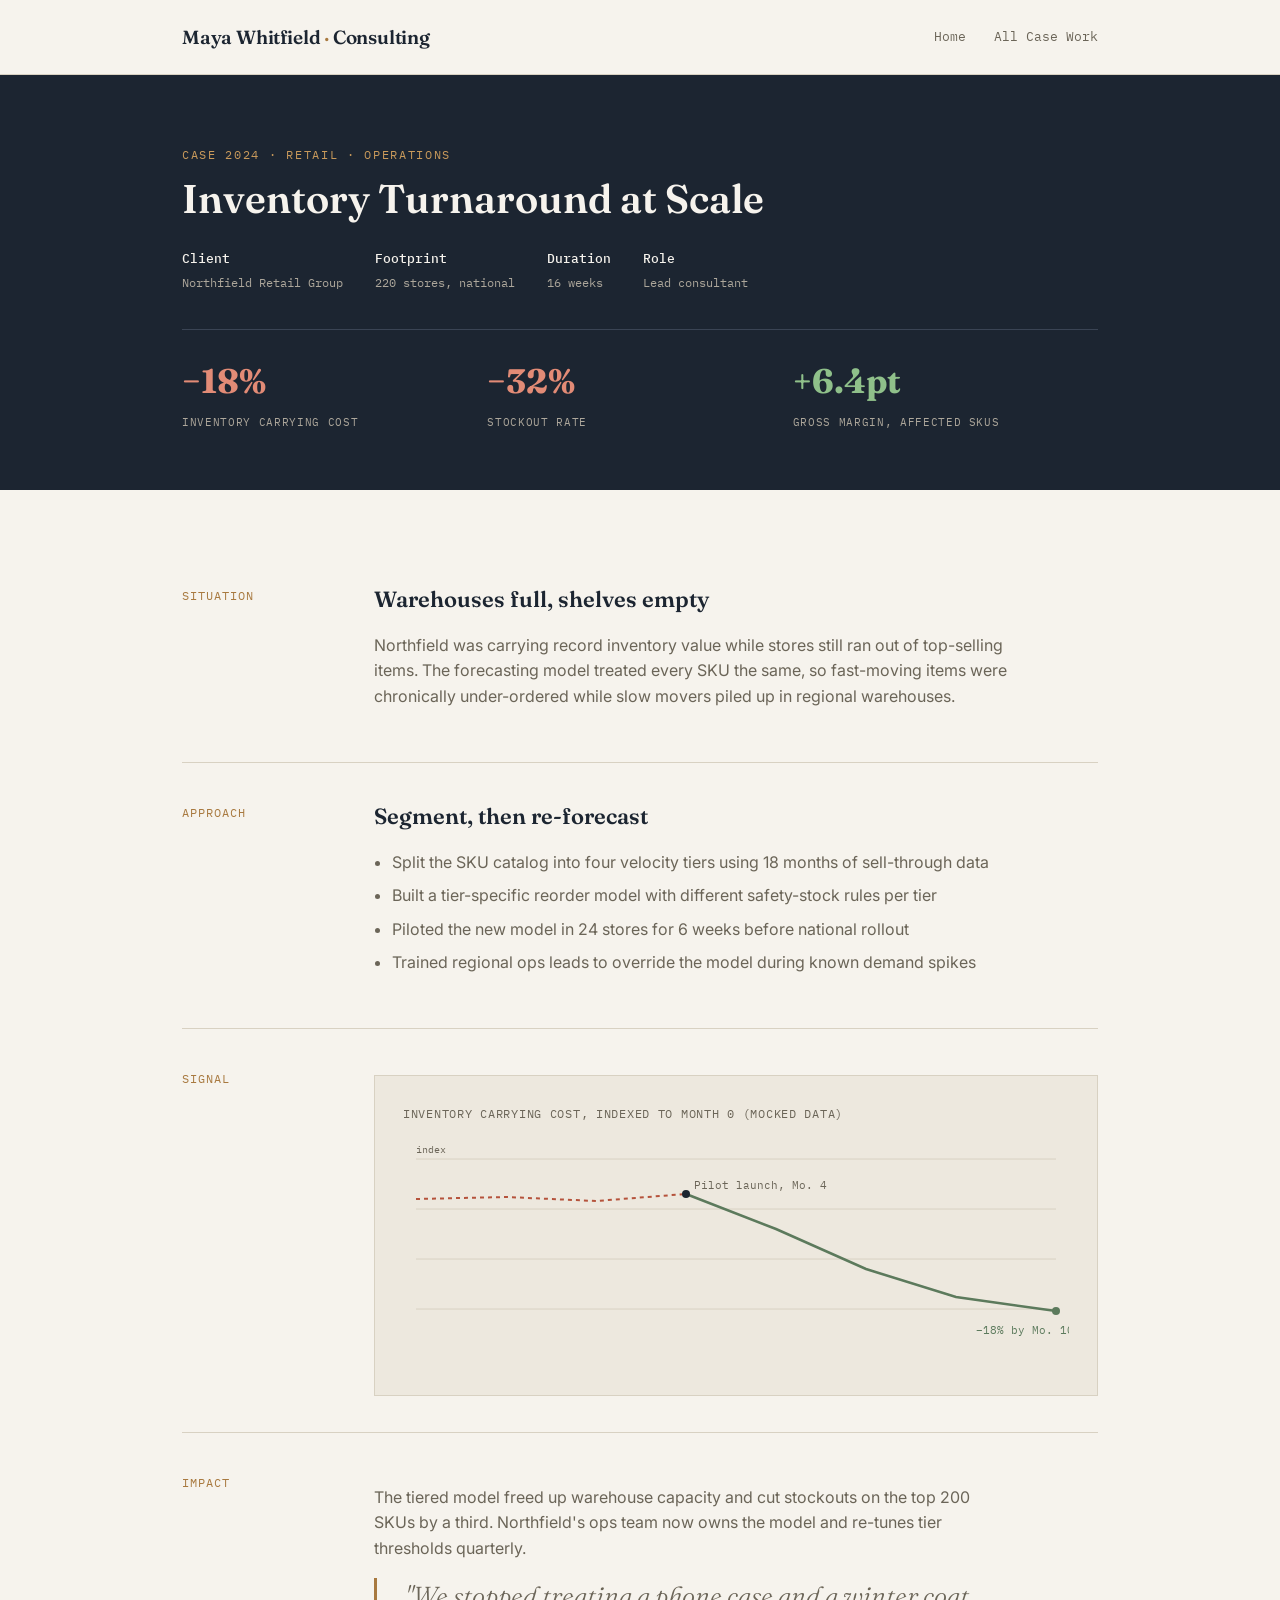
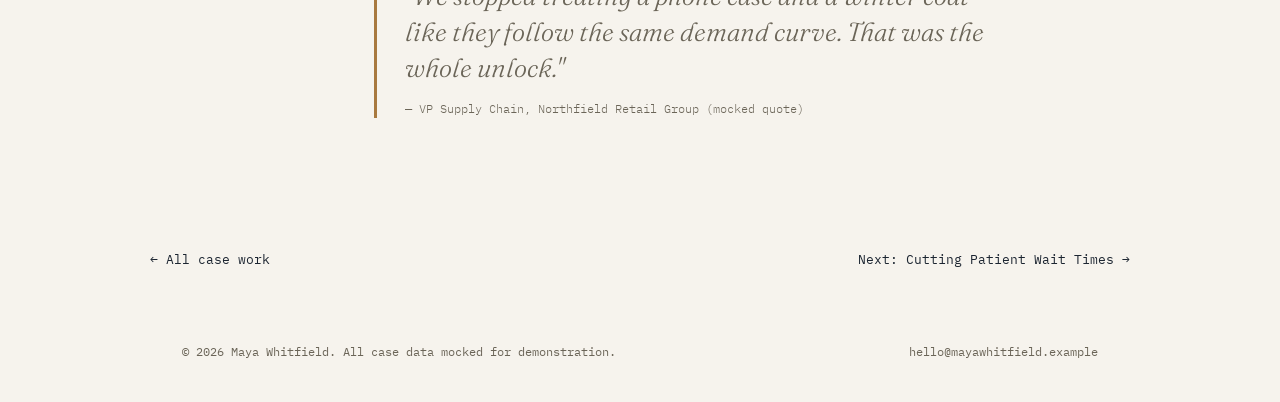
<file: case-retail.html>
<!DOCTYPE html>
<html lang="en">
<head>
<meta charset="UTF-8">
<meta name="viewport" content="width=device-width, initial-scale=1.0">
<title>Inventory Turnaround at Scale — Maya Whitfield</title>
<link rel="preconnect" href="https://fonts.googleapis.com">
<link href="https://fonts.googleapis.com/css2?family=Fraunces:ital,wght@0,300;0,600;1,300&family=Inter:wght@400;500&family=IBM+Plex+Mono:wght@400;500&display=swap" rel="stylesheet">
<link rel="stylesheet" href="styles.css">
</head>
<body>

<nav class="site-nav">
  <div class="wrap">
    <div class="mark">Maya Whitfield <span>·</span> Consulting</div>
    <div class="links">
      <a href="index.html">Home</a>
      <a href="index.html#work">All Case Work</a>
    </div>
  </div>
</nav>

<header class="case-cover">
  <div class="wrap">
    <div class="eyebrow">Case 2024 · Retail · Operations</div>
    <h1>Inventory Turnaround at Scale</h1>
    <div class="meta-row">
      <div><b>Client</b>Northfield Retail Group</div>
      <div><b>Footprint</b>220 stores, national</div>
      <div><b>Duration</b>16 weeks</div>
      <div><b>Role</b>Lead consultant</div>
    </div>

    <div class="metric-strip">
      <div class="metric down"><b>−18%</b><span>Inventory carrying cost</span></div>
      <div class="metric down"><b>−32%</b><span>Stockout rate</span></div>
      <div class="metric up"><b>+6.4pt</b><span>Gross margin, affected SKUs</span></div>
    </div>
  </div>
</header>

<div class="case-body">
  <div class="wrap">

    <div class="case-block">
      <div class="tag">Situation</div>
      <div>
        <h3>Warehouses full, shelves empty</h3>
        <p>Northfield was carrying record inventory value while stores still ran out of top-selling
        items. The forecasting model treated every SKU the same, so fast-moving items were chronically
        under-ordered while slow movers piled up in regional warehouses.</p>
      </div>
    </div>

    <div class="case-block">
      <div class="tag">Approach</div>
      <div>
        <h3>Segment, then re-forecast</h3>
        <ul>
          <li>Split the SKU catalog into four velocity tiers using 18 months of sell-through data</li>
          <li>Built a tier-specific reorder model with different safety-stock rules per tier</li>
          <li>Piloted the new model in 24 stores for 6 weeks before national rollout</li>
          <li>Trained regional ops leads to override the model during known demand spikes</li>
        </ul>
      </div>
    </div>

    <div class="case-block">
      <div class="tag">Signal</div>
      <div>
        <div class="chart-card">
          <div class="chart-label">Inventory carrying cost, indexed to Month 0 (mocked data)</div>
          <svg viewBox="0 0 640 220" width="100%" height="220">
            <!-- gridlines -->
            <line x1="0" y1="20" x2="640" y2="20" stroke="#D8D1C2" stroke-width="1"/>
            <line x1="0" y1="70" x2="640" y2="70" stroke="#D8D1C2" stroke-width="1"/>
            <line x1="0" y1="120" x2="640" y2="120" stroke="#D8D1C2" stroke-width="1"/>
            <line x1="0" y1="170" x2="640" y2="170" stroke="#D8D1C2" stroke-width="1"/>

            <!-- baseline (pre-pilot) -->
            <polyline points="0,60 90,58 180,62 270,55" fill="none" stroke="#B5533C" stroke-width="2" stroke-dasharray="4,4"/>
            <!-- post-intervention -->
            <polyline points="270,55 360,90 450,130 540,158 640,172" fill="none" stroke="#5C7A5C" stroke-width="2.5"/>

            <circle cx="270" cy="55" r="4" fill="#1C2531"/>
            <text x="278" y="50" font-family="IBM Plex Mono" font-size="11" fill="#6B6558">Pilot launch, Mo. 4</text>

            <circle cx="640" cy="172" r="4" fill="#5C7A5C"/>
            <text x="560" y="195" font-family="IBM Plex Mono" font-size="11" fill="#5C7A5C">−18% by Mo. 10</text>

            <text x="0" y="14" font-family="IBM Plex Mono" font-size="10" fill="#6B6558">index</text>
          </svg>
        </div>
      </div>
    </div>

    <div class="case-block">
      <div class="tag">Impact</div>
      <div>
        <p>The tiered model freed up warehouse capacity and cut stockouts on the top 200 SKUs by a
        third. Northfield's ops team now owns the model and re-tunes tier thresholds quarterly.</p>
        <p class="pull-quote">
          "We stopped treating a phone case and a winter coat like they follow the same demand curve.
          That was the whole unlock."
          <cite>— VP Supply Chain, Northfield Retail Group (mocked quote)</cite>
        </p>
      </div>
    </div>

  </div>
</div>

<div class="wrap case-nav">
  <a href="index.html#work">← All case work</a>
  <a href="case-health.html">Next: Cutting Patient Wait Times →</a>
</div>

<footer>
  <div class="wrap">
    <div>© 2026 Maya Whitfield. All case data mocked for demonstration.</div>
    <div>hello@mayawhitfield.example</div>
  </div>
</footer>

</body>
</html>
</file>
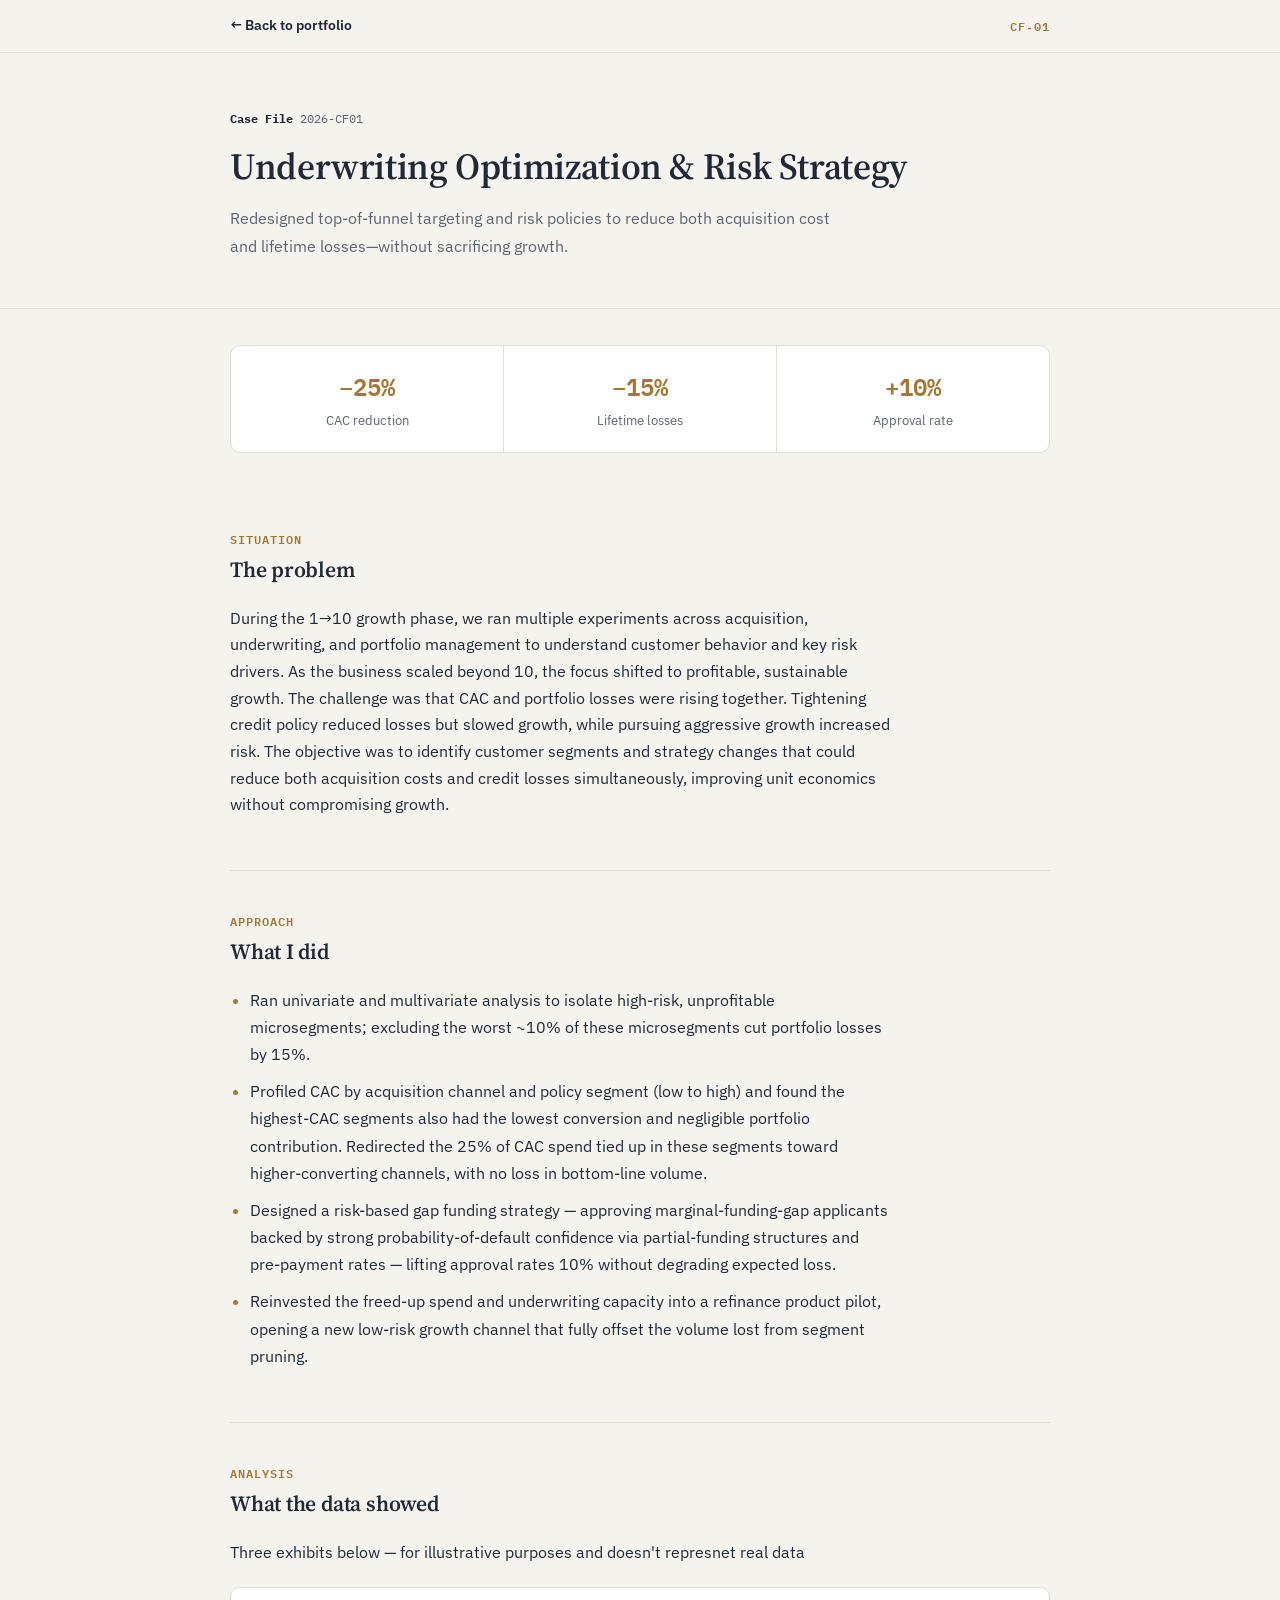
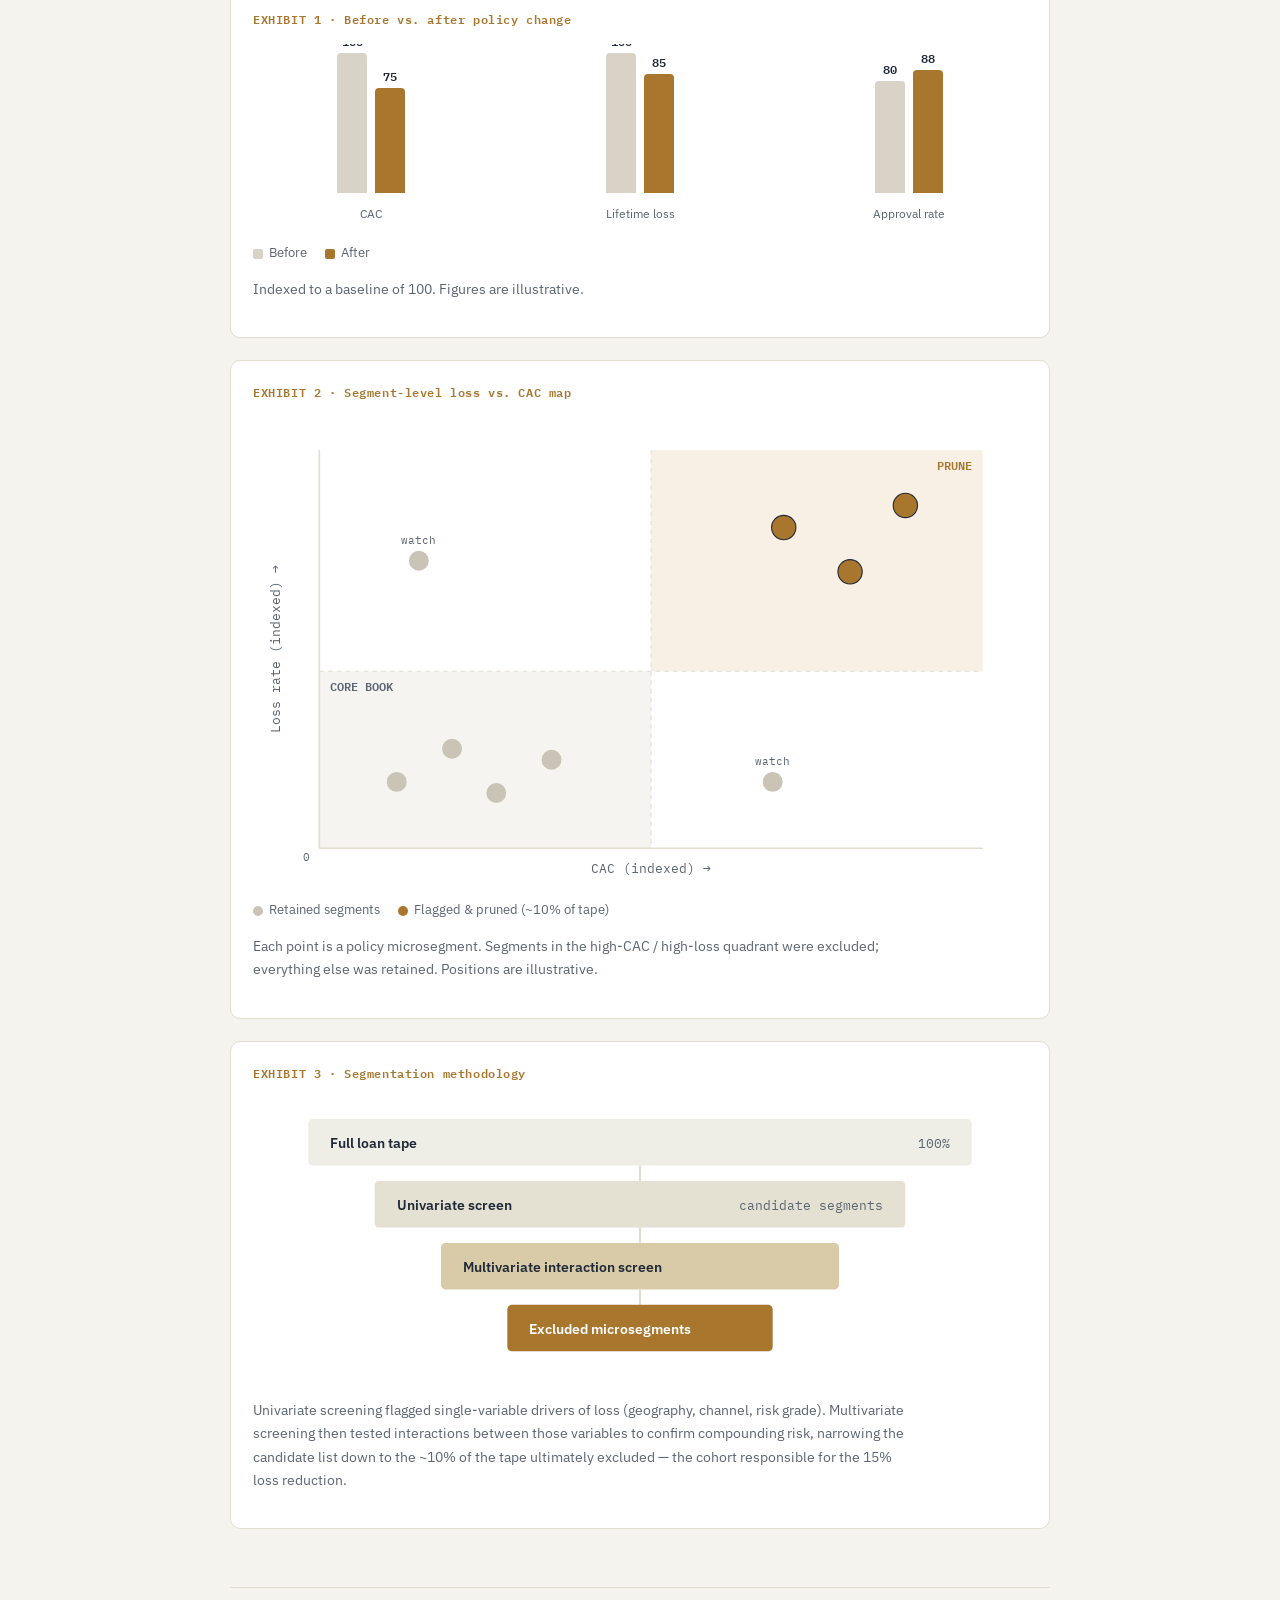
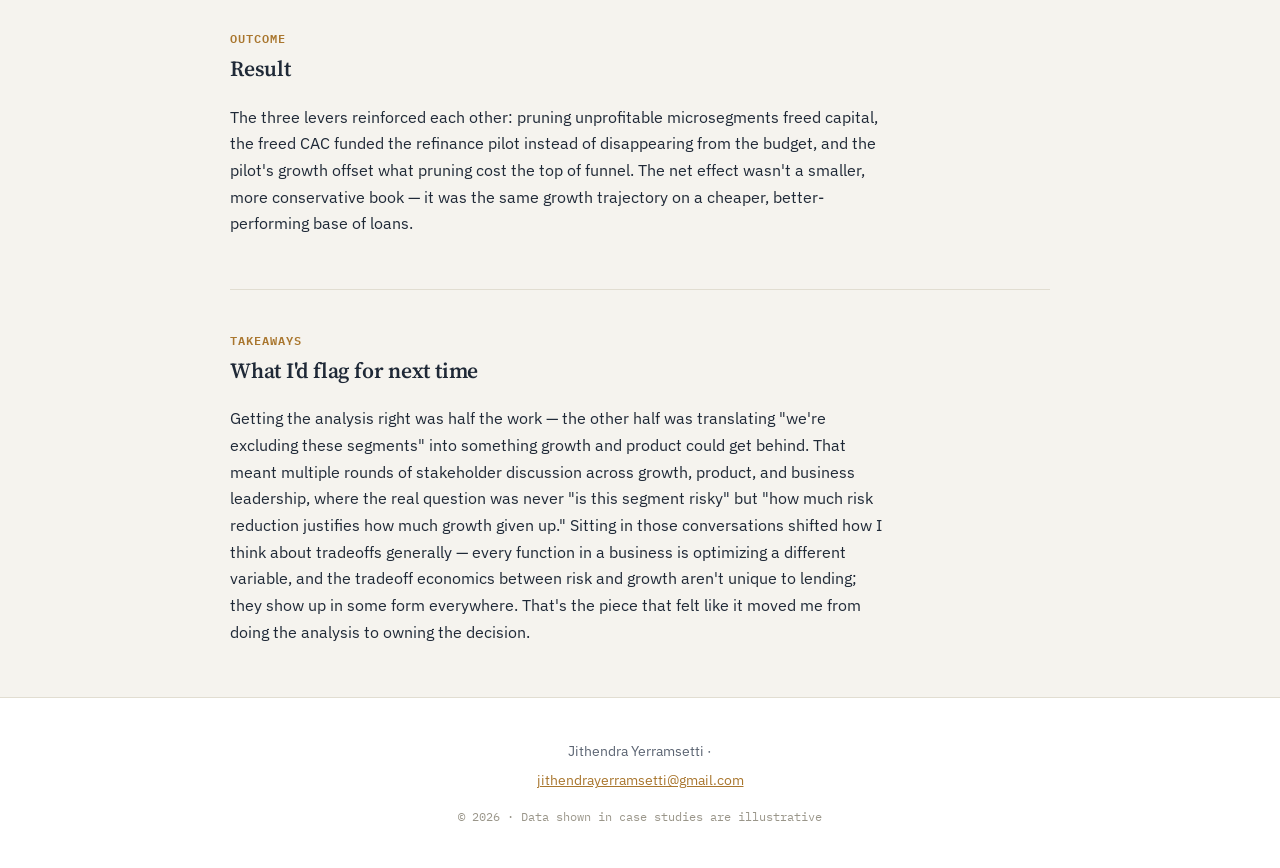
<file: CS1-portfolio monitoring.html>
<!DOCTYPE html>
<html lang="en">
<head>
<meta charset="UTF-8">
<meta name="viewport" content="width=device-width, initial-scale=1.0">
<title>Case File CF-01 — Underwriting Optimization &amp; Risk Strategy | Jithendra Yerramsetti</title>

<link rel="preconnect" href="https://fonts.googleapis.com">
<link rel="preconnect" href="https://fonts.gstatic.com" crossorigin>
<link href="https://fonts.googleapis.com/css2?family=Source+Serif+4:opsz,wght@8..60,500;8..60,600;8..60,700&family=IBM+Plex+Sans:wght@400;500;600;700&family=IBM+Plex+Mono:wght@500;600&display=swap" rel="stylesheet">

<style>
:root {
  --paper:      #F5F3EE;
  --card:       #FFFFFF;
  --ink:        #1F2937;
  --ink-soft:   #5B6472;
  --amber:      #A9762E;
  --amber-tint: #F3E7D3;
  --line:       #E1DDD1;
  --shadow:     0 10px 26px rgba(31,41,55,0.06);
  --font-display: 'Source Serif 4', Georgia, serif;
  --font-body:    'IBM Plex Sans', -apple-system, sans-serif;
  --font-mono:    'IBM Plex Mono', ui-monospace, monospace;
  --max-w: 820px;
  --radius: 10px;
}
* { box-sizing: border-box; }
body { margin: 0; font-family: var(--font-body); background: var(--paper); color: var(--ink); line-height: 1.7; -webkit-font-smoothing: antialiased; }
.container { width: min(var(--max-w), 92%); margin: 0 auto; }
h1, h2 { font-family: var(--font-display); font-weight: 600; letter-spacing: -0.01em; margin: 0; color: var(--ink); }
a { color: var(--amber); }
:focus-visible { outline: 2px solid var(--amber); outline-offset: 3px; }
img { max-width: 100%; display: block; }
.label { font-family: var(--font-mono); font-size: 0.74rem; font-weight: 600; letter-spacing: 0.08em; text-transform: uppercase; color: var(--amber); }

.topbar { border-bottom: 1px solid var(--line); background: rgba(245,243,238,0.9); backdrop-filter: blur(10px); position: sticky; top: 0; z-index: 10; }
.topbar .container { padding: 14px 0; display: flex; justify-content: space-between; align-items: center; }
.back-link { text-decoration: none; font-weight: 600; font-size: 0.88rem; color: var(--ink); display: inline-flex; align-items: center; gap: 6px; }
.back-link:hover { color: var(--amber); }

.case-header { padding: clamp(36px, 6vw, 56px) 0 32px; border-bottom: 1px solid var(--line); }
.case-header .meta-row { display: flex; gap: 18px; font-family: var(--font-mono); font-size: 0.75rem; color: var(--ink-soft); margin-bottom: 16px; flex-wrap: wrap; }
.case-header .meta-row strong { color: var(--ink); }
.case-header h1 { font-size: clamp(1.7rem, 4.5vw, 2.3rem); line-height: 1.15; margin-bottom: 14px; }
.case-header .dek { color: var(--ink-soft); font-size: 1.02rem; max-width: 620px; }

.stat-strip { display: grid; grid-template-columns: repeat(3, 1fr); gap: 1px; background: var(--line); border: 1px solid var(--line); border-radius: var(--radius); overflow: hidden; margin: 36px 0; }
.stat-strip .cell { background: var(--card); padding: 20px 16px; text-align: center; }
.stat-strip .num { font-family: var(--font-mono); font-size: 1.5rem; font-weight: 600; color: var(--amber); }
.stat-strip .cap { font-size: 0.8rem; color: var(--ink-soft); margin-top: 4px; }
@media (max-width: 560px) { .stat-strip { grid-template-columns: 1fr; } }

.case-section { padding: 36px 0; border-bottom: 1px solid var(--line); }
.case-section:last-of-type { border-bottom: none; }
.case-section h2 { font-size: 1.35rem; margin-bottom: 14px; }
.case-section p { color: var(--ink); font-size: 0.98rem; max-width: 660px; }
.case-section ul { padding-left: 20px; max-width: 660px; color: var(--ink); }
.case-section li { margin-bottom: 10px; }
.case-section li::marker { color: var(--amber); }

.exhibit { background: var(--card); border: 1px solid var(--line); border-radius: var(--radius); padding: 22px; margin: 22px 0; }
.exhibit .ex-label { font-family: var(--font-mono); font-size: 0.73rem; color: var(--amber); font-weight: 600; letter-spacing: 0.05em; margin-bottom: 14px; }
.exhibit .ex-caption { color: var(--ink-soft); font-size: 0.86rem; margin-top: 14px; }

.bar-chart { display: flex; align-items: flex-end; gap: clamp(16px, 4vw, 40px); height: 180px; padding: 0 4px; overflow-x: auto; }
.bar-group { display: flex; flex-direction: column; align-items: center; gap: 10px; flex: 1; min-width: 90px; height: 100%; justify-content: flex-end; }
.bar-group .bars { display: flex; gap: 8px; align-items: flex-end; height: 140px; }
.bar { width: 30px; border-radius: 4px 4px 0 0; position: relative; }
.bar.before { background: #D8D3C6; }
.bar.after  { background: var(--amber); }
.bar .val { position: absolute; top: -22px; left: 50%; transform: translateX(-50%); font-family: var(--font-mono); font-size: 0.74rem; font-weight: 600; white-space: nowrap; color: var(--ink); }
.bar-group .grp-label { font-size: 0.78rem; color: var(--ink-soft); text-align: center; }
.legend { display: flex; gap: 18px; margin-top: 18px; font-size: 0.8rem; color: var(--ink-soft); flex-wrap: wrap; }
.legend .dot { display: inline-block; width: 10px; height: 10px; border-radius: 2px; margin-right: 6px; vertical-align: middle; }
.legend .dot.circle { border-radius: 50%; }

.image-placeholder {
  border: 1.5px dashed var(--line); border-radius: 6px; min-height: 200px;
  display: flex; align-items: center; justify-content: center;
  color: var(--ink-soft); font-family: var(--font-mono); font-size: 0.8rem;
  text-align: center; padding: 20px;
}

.svg-wrap { width: 100%; overflow-x: auto; }
.svg-wrap svg { display: block; width: 100%; height: auto; }

footer { background: var(--card); padding: 36px 0; border-top: 1px solid var(--line); text-align: center; }
footer p { color: var(--ink-soft); font-size: 0.86rem; margin: 6px 0; }
footer .fineprint { font-family: var(--font-mono); font-size: 0.72rem; color: #9A968A; margin-top: 14px; }
</style>
</head>
<body>

<div class="topbar">
  <div class="container">
    <a class="back-link" href="index.html">&larr; Back to portfolio</a>
    <span class="label">CF&#8209;01</span>
  </div>
</div>

<header class="case-header">
  <div class="container">
    <div class="meta-row">
      <span><strong>Case File</strong> 2026-CF01</span>
    </div>
    <h1>Underwriting Optimization &amp; Risk Strategy</h1>
    <p class="dek">
      Redesigned top-of-funnel targeting and risk policies to reduce both acquisition cost and lifetime losses—without sacrificing growth.
    </p>
  </div>
</header>

<div class="container">

  <div class="stat-strip">
    <div class="cell"><div class="num">&minus;25%</div><div class="cap">CAC reduction</div></div>
    <div class="cell"><div class="num">&minus;15%</div><div class="cap">Lifetime losses</div></div>
    <div class="cell"><div class="num">+10%</div><div class="cap">Approval rate</div></div>
  </div>

  <section class="case-section">
    <span class="label">Situation</span>
    <h2>The problem</h2>
    <p>
      During the 1&rarr;10 growth phase, we ran multiple experiments across acquisition, underwriting, and portfolio management
      to understand customer behavior and key risk drivers. As the business scaled beyond 10, the focus shifted to
      profitable, sustainable growth.
      The challenge was that CAC and portfolio losses were rising together.
      Tightening credit policy reduced losses but slowed growth, while pursuing aggressive growth increased risk.
      The objective was to identify customer segments and strategy changes that could reduce both acquisition costs and
      credit losses simultaneously, improving unit economics without compromising growth.
    </p>
  </section>

  <section class="case-section">
    <span class="label">Approach</span>
    <h2>What I did</h2>
    <ul>
      <li>Ran univariate and multivariate analysis to isolate high-risk, unprofitable microsegments; excluding the worst ~10% of these microsegments cut portfolio losses by 15%.</li>
      <li>Profiled CAC by acquisition channel and policy segment (low to high) and found the highest-CAC segments also had the lowest conversion and negligible portfolio contribution.
        Redirected the 25% of CAC spend tied up in these segments toward higher-converting channels, with no loss in bottom-line volume.</li>
      <li>Designed a risk-based gap funding strategy — approving marginal-funding-gap applicants backed by strong probability-of-default confidence via partial-funding structures and pre-payment rates — lifting approval rates 10% without degrading expected loss.</li>
      <li>Reinvested the freed-up spend and underwriting capacity into a refinance product pilot, opening a new low-risk growth channel that fully offset the volume lost from segment pruning.</li>
    </ul>
  </section>

  <section class="case-section">
    <span class="label">Analysis</span>
    <h2>What the data showed</h2>
    <p>Three exhibits below — for illustrative purposes and doesn't represnet real data</p>

    <!-- EXHIBIT 1: indexed before/after bar chart -->
    <div class="exhibit">
      <div class="ex-label">EXHIBIT 1 &middot; Before vs. after policy change</div>
      <div class="bar-chart">
        <div class="bar-group">
          <div class="bars">
            <div class="bar before" style="height:100%;"><span class="val">100</span></div>
            <div class="bar after" style="height:75%;"><span class="val">75</span></div>
          </div>
          <div class="grp-label">CAC</div>
        </div>
        <div class="bar-group">
          <div class="bars">
            <div class="bar before" style="height:100%;"><span class="val">100</span></div>
            <div class="bar after" style="height:85%;"><span class="val">85</span></div>
          </div>
          <div class="grp-label">Lifetime loss</div>
        </div>
        <div class="bar-group">
          <div class="bars">
            <div class="bar before" style="height:80%;"><span class="val">80</span></div>
            <div class="bar after" style="height:88%;"><span class="val">88</span></div>
          </div>
          <div class="grp-label">Approval rate</div>
        </div>
      </div>
      <div class="legend">
        <span><span class="dot" style="background:#D8D3C6;"></span>Before</span>
        <span><span class="dot" style="background:var(--amber);"></span>After</span>
      </div>
      <p class="ex-caption">Indexed to a baseline of 100. Figures are illustrative.</p>
    </div>

    <!-- EXHIBIT 2: segment-level CAC vs. loss quadrant scatter -->
    <div class="exhibit">
      <div class="ex-label">EXHIBIT 2 &middot; Segment-level loss vs. CAC map</div>
      <div class="svg-wrap">
        <svg viewBox="0 0 700 420" xmlns="http://www.w3.org/2000/svg">
          <!-- quadrant fills -->
          <rect x="360" y="30" width="300" height="200" fill="var(--amber-tint)" opacity="0.6" />
          <rect x="60" y="230" width="300" height="160" fill="#EEEDE6" opacity="0.6" />

          <!-- gridlines -->
          <line x1="60" y1="30" x2="60" y2="390" stroke="var(--line)" stroke-width="1.5" />
          <line x1="60" y1="390" x2="660" y2="390" stroke="var(--line)" stroke-width="1.5" />
          <line x1="360" y1="30" x2="360" y2="390" stroke="var(--line)" stroke-width="1" stroke-dasharray="4 4" />
          <line x1="60" y1="230" x2="660" y2="230" stroke="var(--line)" stroke-width="1" stroke-dasharray="4 4" />

          <!-- axis labels -->
          <text x="360" y="412" text-anchor="middle" font-family="IBM Plex Mono" font-size="12" fill="var(--ink-soft)">CAC (indexed) &rarr;</text>
          <text x="24" y="210" text-anchor="middle" font-family="IBM Plex Mono" font-size="12" fill="var(--ink-soft)" transform="rotate(-90 24 210)">Loss rate (indexed) &rarr;</text>

          <!-- quadrant labels -->
          <text x="650" y="48" text-anchor="end" font-family="IBM Plex Mono" font-size="11" font-weight="600" fill="var(--amber)">PRUNE</text>
          <text x="70" y="248" text-anchor="start" font-family="IBM Plex Mono" font-size="11" font-weight="600" fill="var(--ink-soft)">CORE BOOK</text>

          <!-- kept segments (muted) -->
          <circle cx="130" cy="330" r="9" fill="#C9C4B6" />
          <circle cx="180" cy="300" r="9" fill="#C9C4B6" />
          <circle cx="220" cy="340" r="9" fill="#C9C4B6" />
          <circle cx="270" cy="310" r="9" fill="#C9C4B6" />
          <circle cx="150" cy="130" r="9" fill="#C9C4B6" />
          <text x="150" y="115" text-anchor="middle" font-family="IBM Plex Mono" font-size="10" fill="var(--ink-soft)">watch</text>
          <circle cx="470" cy="330" r="9" fill="#C9C4B6" />
          <text x="470" y="315" text-anchor="middle" font-family="IBM Plex Mono" font-size="10" fill="var(--ink-soft)">watch</text>

          <!-- flagged / pruned microsegments (amber, ~10% of tape) -->
          <circle cx="480" cy="100" r="11" fill="var(--amber)" stroke="var(--ink)" stroke-width="1" />
          <circle cx="540" cy="140" r="11" fill="var(--amber)" stroke="var(--ink)" stroke-width="1" />
          <circle cx="590" cy="80" r="11" fill="var(--amber)" stroke="var(--ink)" stroke-width="1" />

          <!-- axis origin -->
          <text x="52" y="402" text-anchor="end" font-family="IBM Plex Mono" font-size="10" fill="var(--ink-soft)">0</text>
        </svg>
      </div>
      <div class="legend">
        <span><span class="dot circle" style="background:#C9C4B6;"></span>Retained segments</span>
        <span><span class="dot circle" style="background:var(--amber);"></span>Flagged &amp; pruned (~10% of tape)</span>
      </div>
      <p class="ex-caption">Each point is a policy microsegment. Segments in the high-CAC / high-loss quadrant were excluded; everything else was retained. Positions are illustrative.</p>
    </div>

    <!-- EXHIBIT 3: univariate -> multivariate screening funnel -->
    <div class="exhibit">
      <div class="ex-label">EXHIBIT 3 &middot; Segmentation methodology</div>
      <div class="svg-wrap">
        <svg viewBox="0 0 700 260" xmlns="http://www.w3.org/2000/svg">
          <!-- stage 1: full loan tape -->
          <rect x="50" y="20" width="600" height="42" rx="4" fill="#EEEDE6" />
          <text x="70" y="46" font-family="IBM Plex Sans" font-size="13" font-weight="600" fill="var(--ink)">Full loan tape</text>
          <text x="630" y="46" text-anchor="end" font-family="IBM Plex Mono" font-size="12" fill="var(--ink-soft)">100%</text>

          <!-- connector -->
          <line x1="350" y1="62" x2="350" y2="76" stroke="var(--line)" stroke-width="2" />

          <!-- stage 2: univariate screen -->
          <rect x="110" y="76" width="480" height="42" rx="4" fill="#E4E0D2" />
          <text x="130" y="102" font-family="IBM Plex Sans" font-size="13" font-weight="600" fill="var(--ink)">Univariate screen</text>
          <text x="570" y="102" text-anchor="end" font-family="IBM Plex Mono" font-size="12" fill="var(--ink-soft)">candidate segments</text>

          <!-- connector -->
          <line x1="350" y1="118" x2="350" y2="132" stroke="var(--line)" stroke-width="2" />

          <!-- stage 3: multivariate interaction screen -->
          <rect x="170" y="132" width="360" height="42" rx="4" fill="#DACBA8" />
          <text x="190" y="158" font-family="IBM Plex Sans" font-size="13" font-weight="600" fill="var(--ink)">Multivariate interaction screen</text>

          <!-- connector -->
          <line x1="350" y1="174" x2="350" y2="188" stroke="var(--line)" stroke-width="2" />

          <!-- stage 4: flagged microsegments -->
          <rect x="230" y="188" width="240" height="42" rx="4" fill="var(--amber)" />
          <text x="250" y="214" font-family="IBM Plex Sans" font-size="13" font-weight="600" fill="#FFFFFF">Excluded microsegments</text>
          <!-- <text x="450" y="214" text-anchor="end" font-family="IBM Plex Mono" font-size="12" fill="#FFFFFF">~10% of tape</text> -->
        </svg>
      </div>
      <p class="ex-caption">
        Univariate screening flagged single-variable drivers of loss (geography, channel, risk grade). Multivariate
        screening then tested interactions between those variables to confirm compounding risk, narrowing the candidate
        list down to the ~10% of the tape ultimately excluded — the cohort responsible for the 15% loss reduction.
      </p>
    </div>
  </section>

  <section class="case-section">
    <span class="label">Outcome</span>
    <h2>Result</h2>
    <p>
      The three levers reinforced each other: pruning unprofitable microsegments freed capital, the freed CAC funded the
      refinance pilot instead of disappearing from the budget, and the pilot's growth offset what pruning cost the top
      of funnel. The net effect wasn't a smaller, more conservative book — it was the same growth trajectory on a
      cheaper, better-performing base of loans.
    </p>
  </section>

  <section class="case-section">
    <span class="label">Takeaways</span>
    <h2>What I'd flag for next time</h2>
    <p>
     Getting the analysis right was half the work — the other half was translating "we're excluding these segments" into something growth and product could get behind. 
      That meant multiple rounds of stakeholder discussion across growth, product, and business leadership, where the real question was never "is this segment risky" but "how much risk reduction justifies how much growth given up." 
      Sitting in those conversations shifted how I think about tradeoffs generally — every function in a business is optimizing a different variable, and the tradeoff economics between risk and growth aren't unique to lending; 
      they show up in some form everywhere. That's the piece that felt like it moved me from doing the analysis to owning the decision.
    </p>
  </section>

</div>

<footer>
  <div class="container">
    <p>Jithendra Yerramsetti &middot; </p>
    <p><a href="mailto:jithendrayerramsetti@gmail.com">jithendrayerramsetti@gmail.com</a></p>
    <p class="fineprint">© 2026 · Data shown in case studies are illustrative</p>
  </div>
</footer>

</body>
</html>
</file>
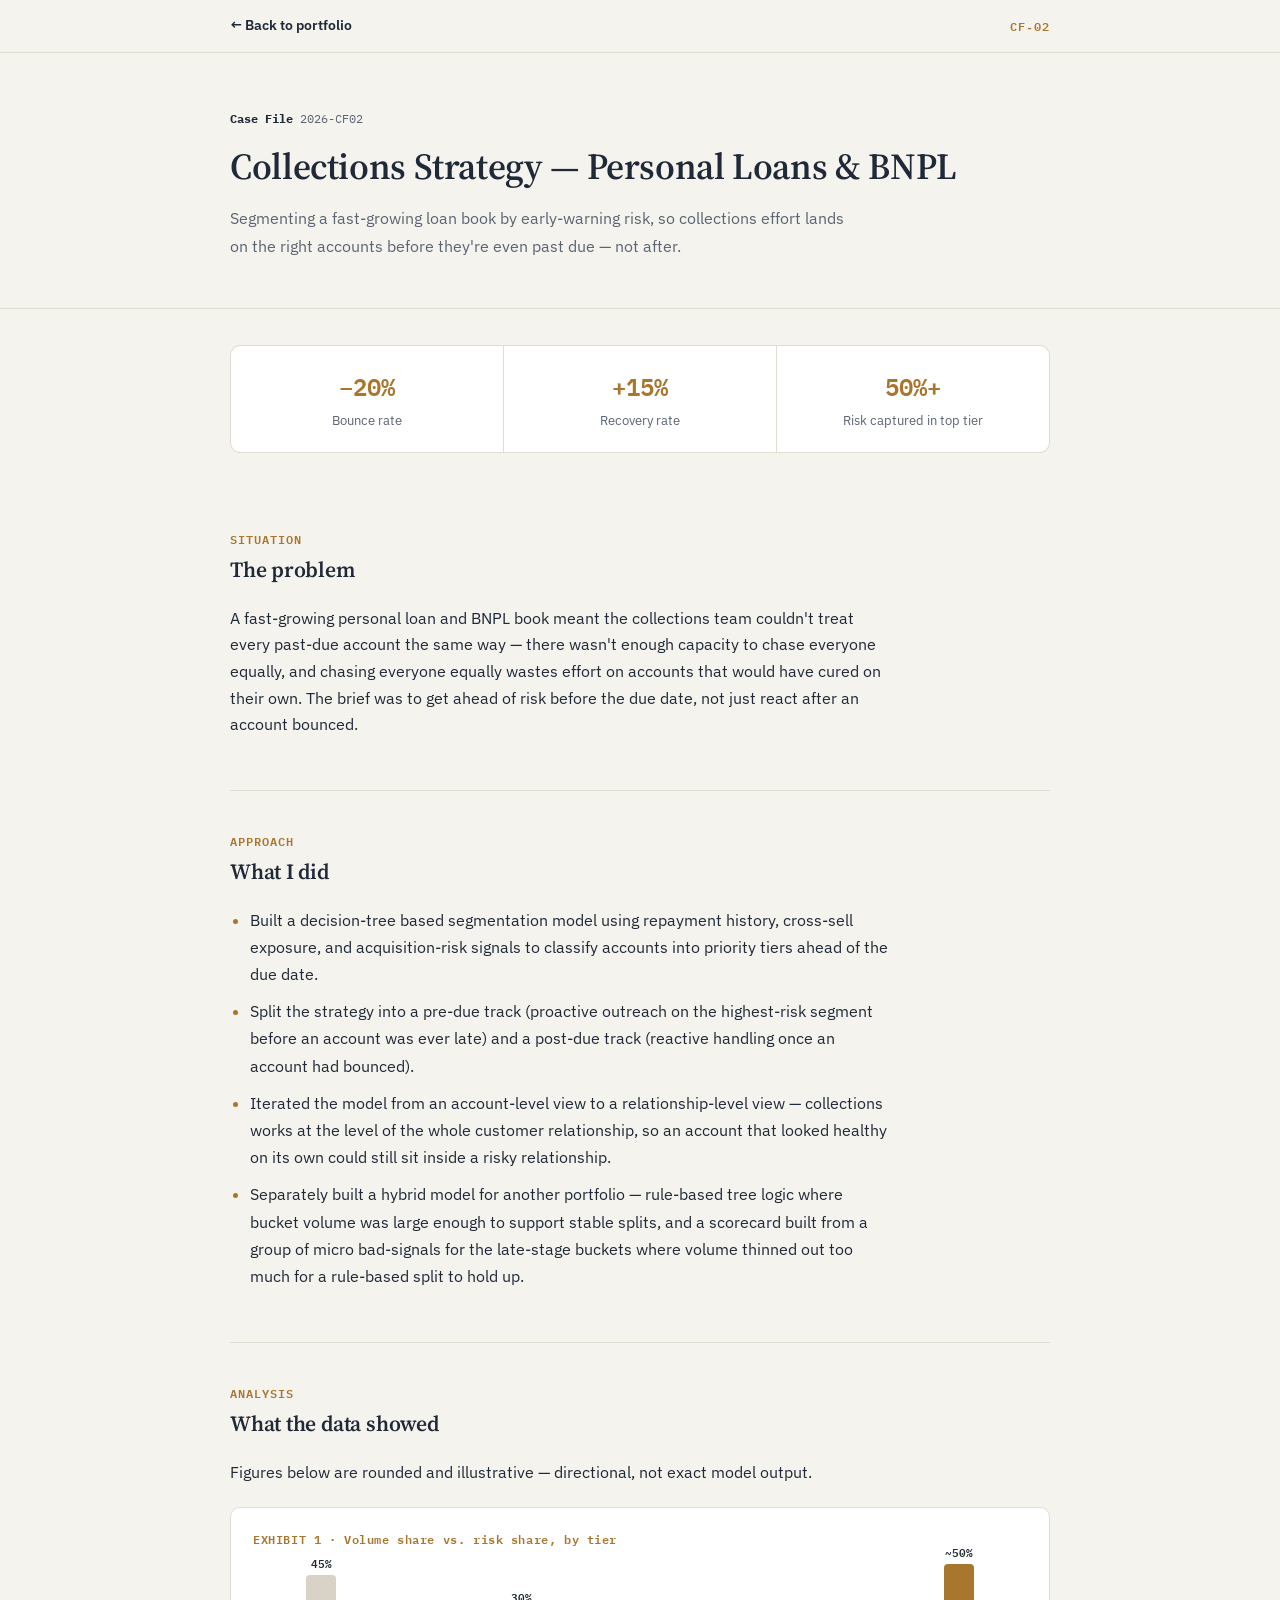
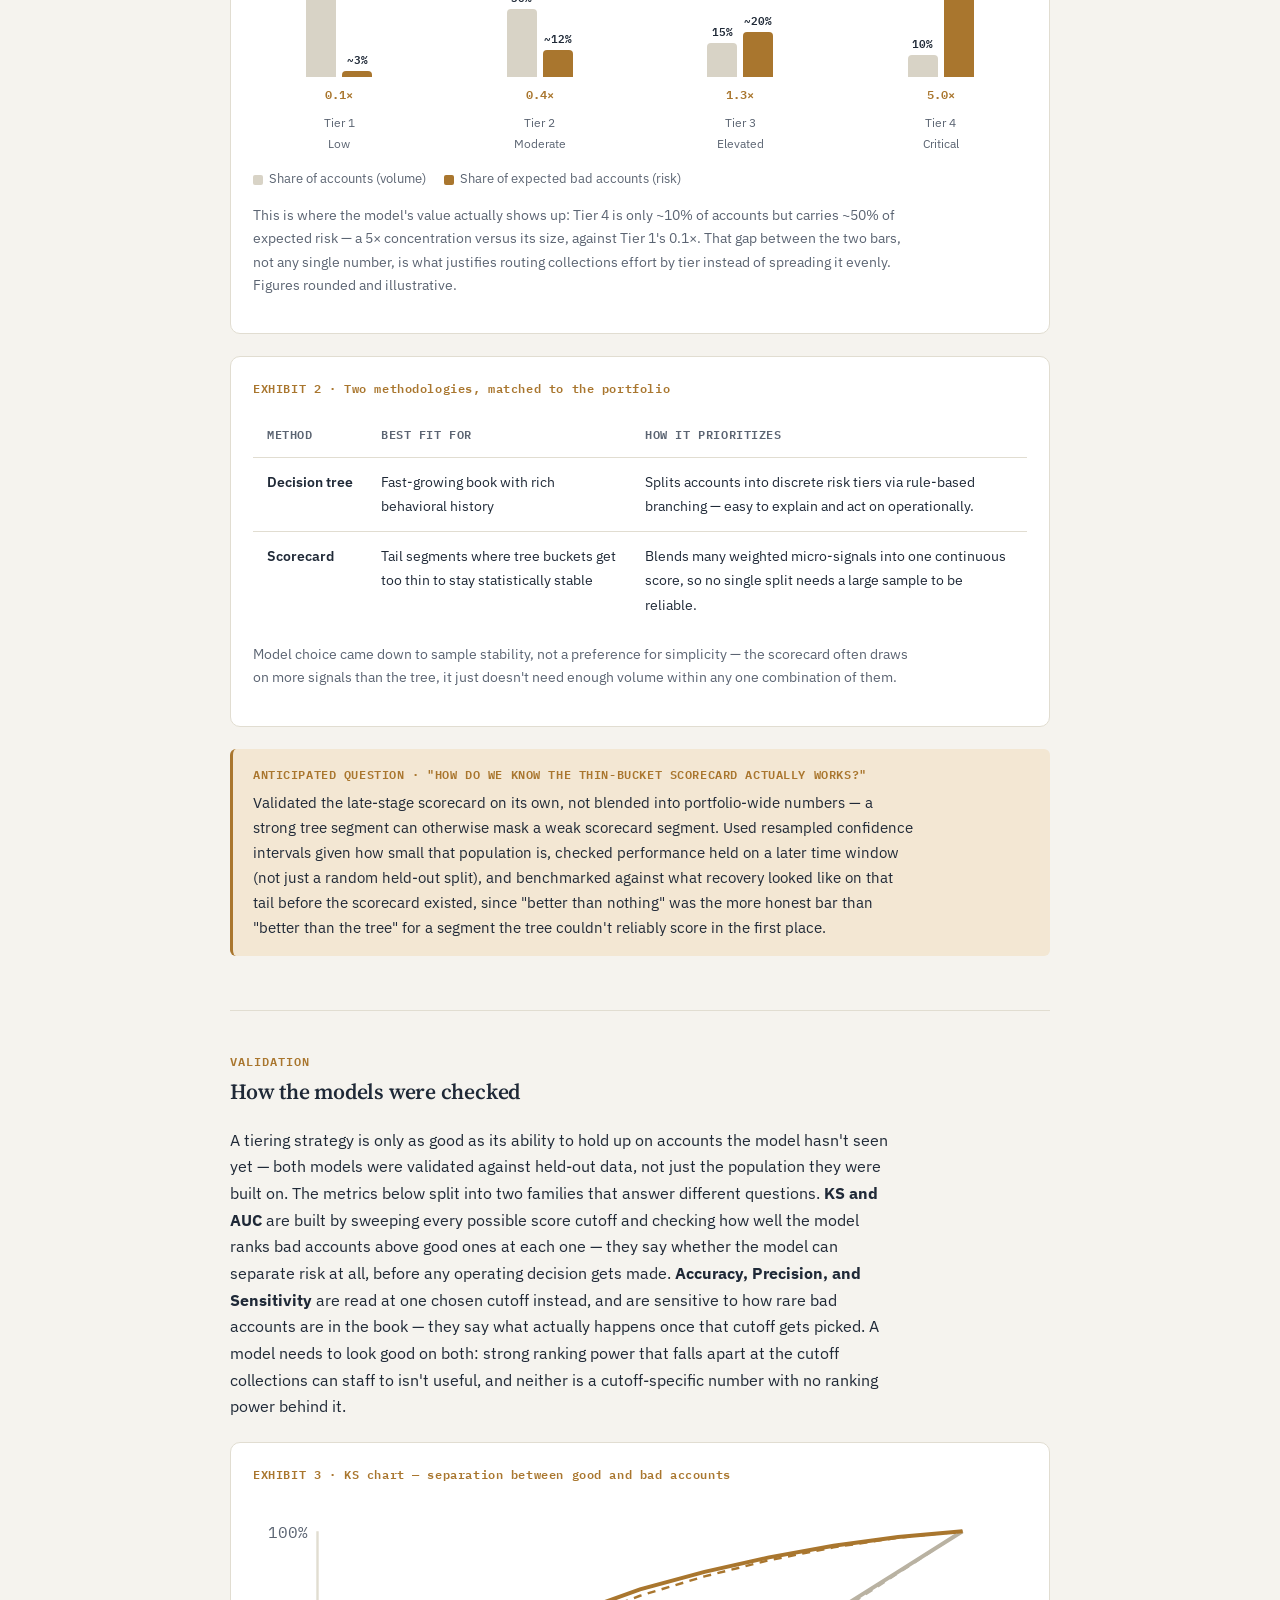
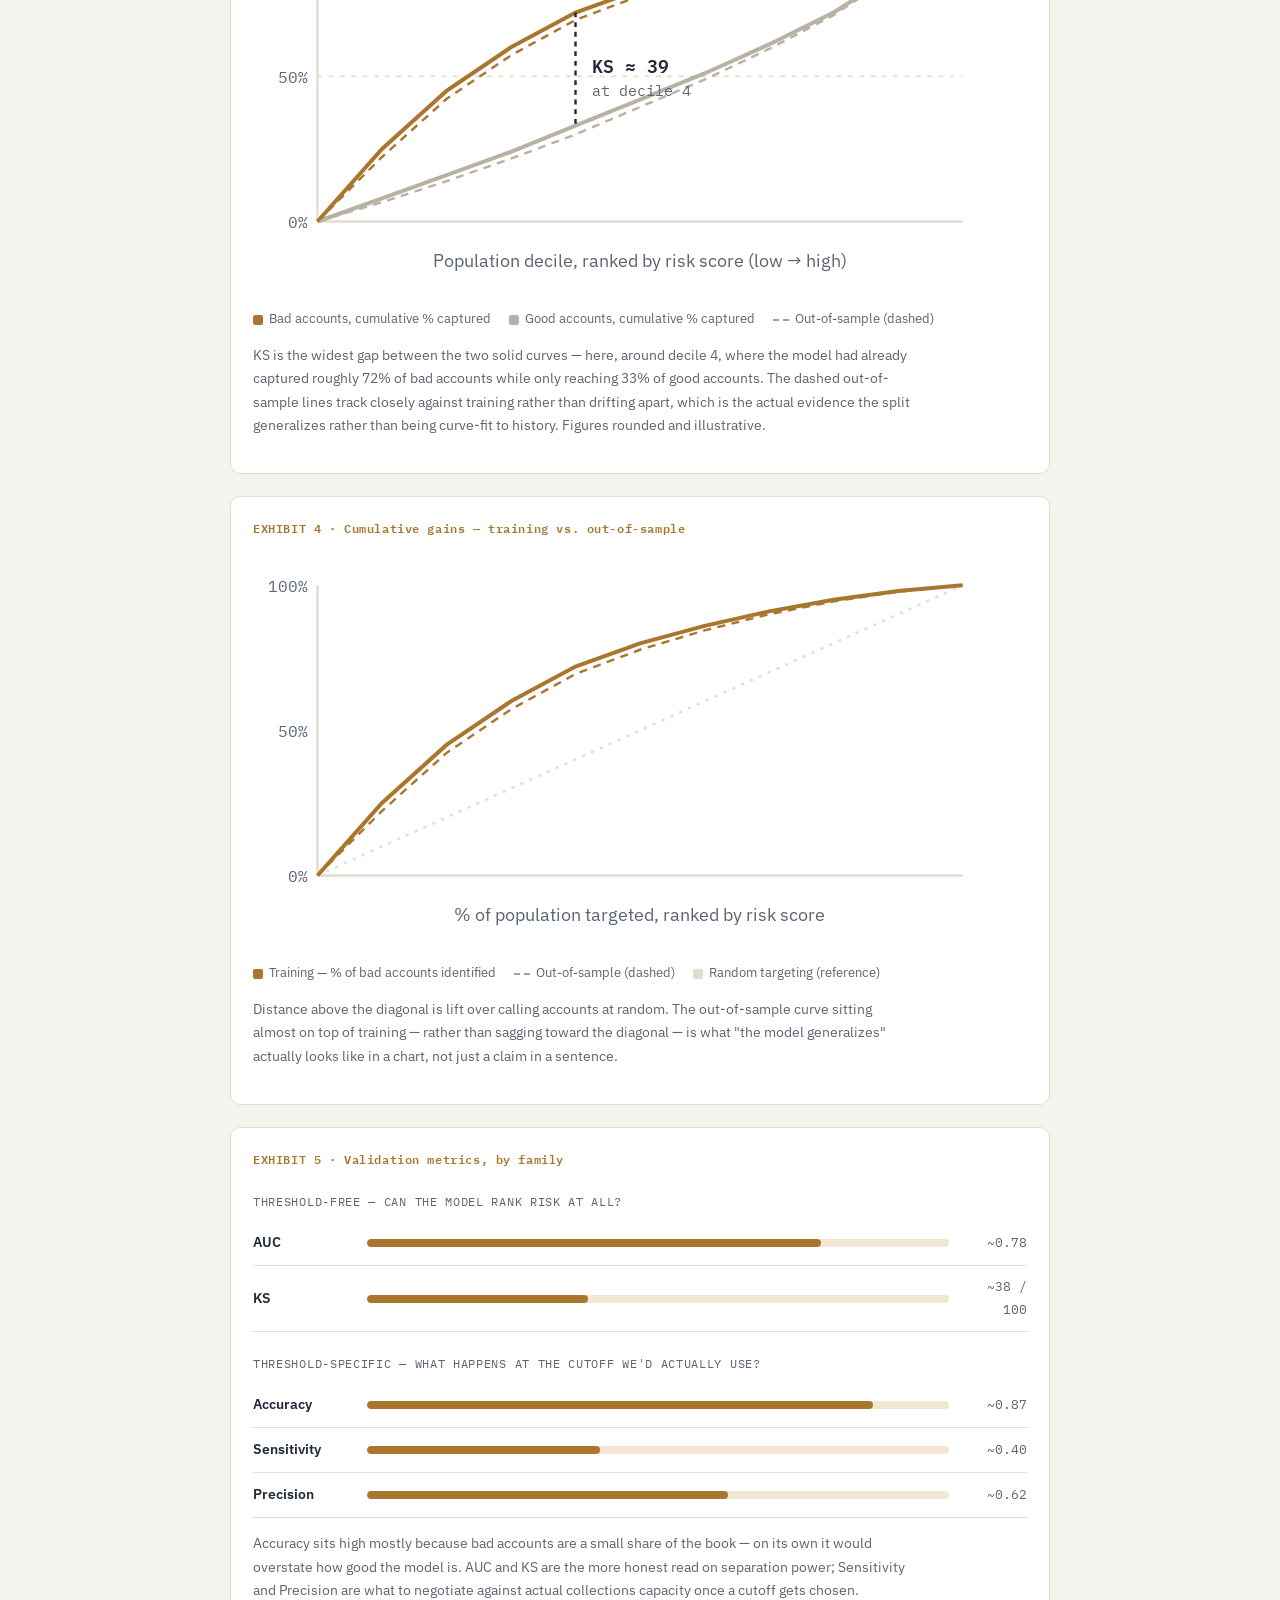
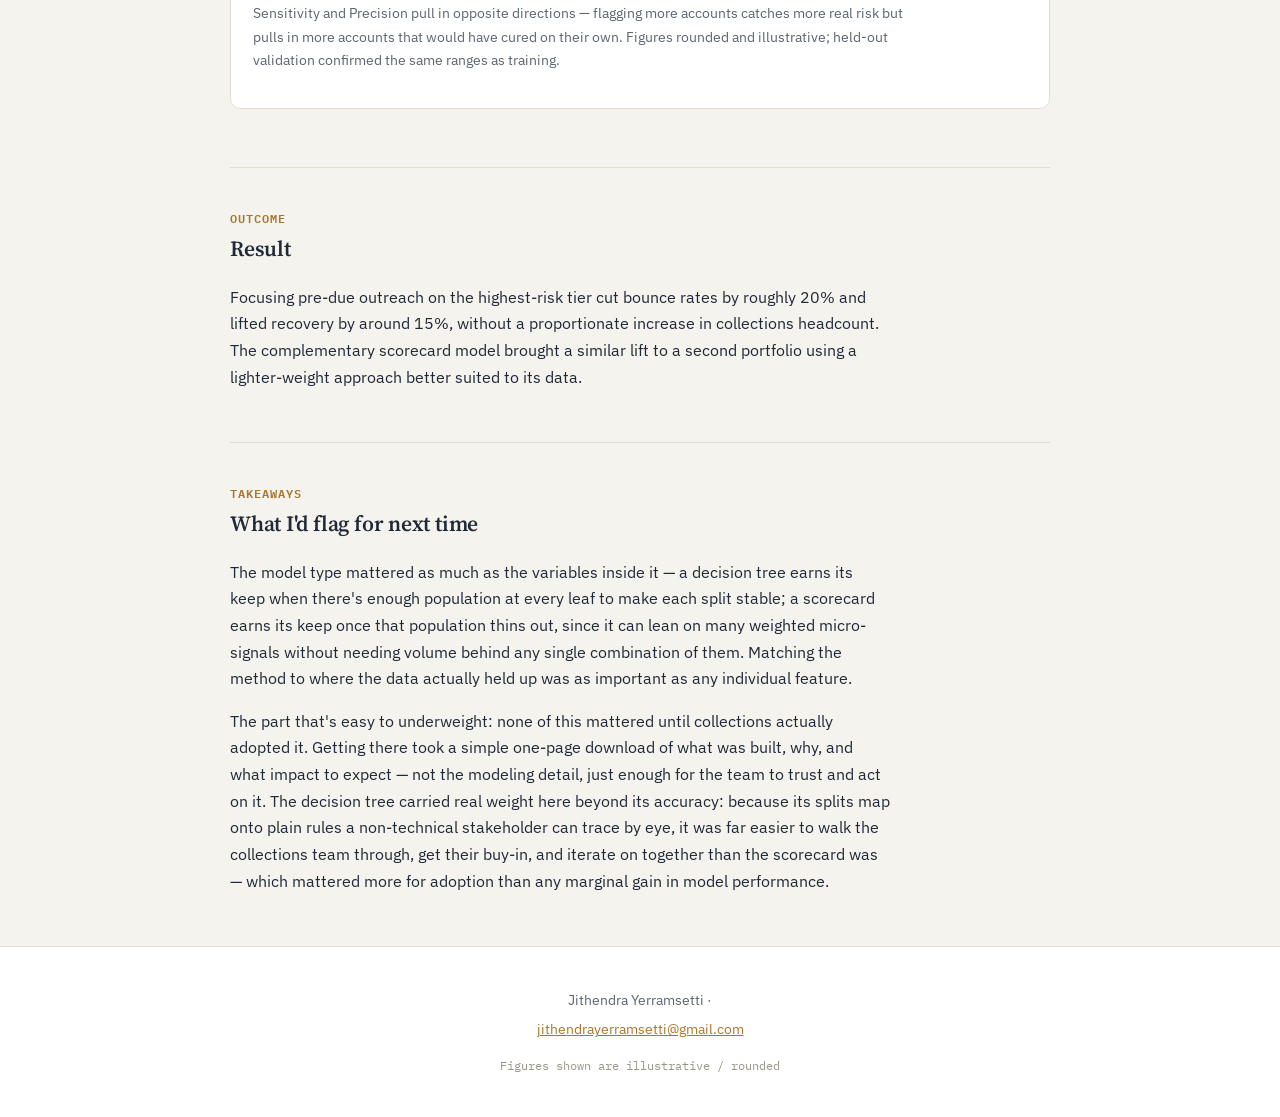
<file: CS2-collections strategy.html>
<!DOCTYPE html>
<html lang="en">
<head>
<meta charset="UTF-8">
<meta name="viewport" content="width=device-width, initial-scale=1.0">
<title>Case File CF-02</title>

<!-- Duplicated from case-study-underwriting-optimization.html — same theme
     variables, same section structure. Edit content only. -->

<link rel="preconnect" href="https://fonts.googleapis.com">
<link rel="preconnect" href="https://fonts.gstatic.com" crossorigin>
<link href="https://fonts.googleapis.com/css2?family=Source+Serif+4:opsz,wght@8..60,500;8..60,600;8..60,700&family=IBM+Plex+Sans:wght@400;500;600;700&family=IBM+Plex+Mono:wght@500;600&display=swap" rel="stylesheet">

<style>
:root {
  --paper:      #F5F3EE;
  --card:       #FFFFFF;
  --ink:        #1F2937;
  --ink-soft:   #5B6472;
  --accent:      #A9762E;
  --accent-tint: #F3E7D3;
  --line:       #E1DDD1;
  --shadow:     0 10px 26px rgba(31,41,55,0.06);
  --font-display: 'Source Serif 4', Georgia, serif;
  --font-body:    'IBM Plex Sans', -apple-system, sans-serif;
  --font-mono:    'IBM Plex Mono', ui-monospace, monospace;
  --max-w: 820px;
  --radius: 10px;
}
* { box-sizing: border-box; }
body { margin: 0; font-family: var(--font-body); background: var(--paper); color: var(--ink); line-height: 1.7; -webkit-font-smoothing: antialiased; }
.container { width: min(var(--max-w), 92%); margin: 0 auto; }
h1, h2 { font-family: var(--font-display); font-weight: 600; letter-spacing: -0.01em; margin: 0; color: var(--ink); }
a { color: var(--accent); }
:focus-visible { outline: 2px solid var(--accent); outline-offset: 3px; }
img { max-width: 100%; display: block; }
.label { font-family: var(--font-mono); font-size: 0.74rem; font-weight: 600; letter-spacing: 0.08em; text-transform: uppercase; color: var(--accent); }

.topbar { border-bottom: 1px solid var(--line); background: rgba(245,243,238,0.9); backdrop-filter: blur(10px); position: sticky; top: 0; z-index: 10; }
.topbar .container { padding: 14px 0; display: flex; justify-content: space-between; align-items: center; }
.back-link { text-decoration: none; font-weight: 600; font-size: 0.88rem; color: var(--ink); display: inline-flex; align-items: center; gap: 6px; }
.back-link:hover { color: var(--accent); }

.case-header { padding: clamp(36px, 6vw, 56px) 0 32px; border-bottom: 1px solid var(--line); }
.case-header .meta-row { display: flex; gap: 18px; font-family: var(--font-mono); font-size: 0.75rem; color: var(--ink-soft); margin-bottom: 16px; flex-wrap: wrap; }
.case-header .meta-row strong { color: var(--ink); }
.case-header h1 { font-size: clamp(1.7rem, 4.5vw, 2.3rem); line-height: 1.15; margin-bottom: 14px; }
.case-header .dek { color: var(--ink-soft); font-size: 1.02rem; max-width: 620px; }

.stat-strip { display: grid; grid-template-columns: repeat(3, 1fr); gap: 1px; background: var(--line); border: 1px solid var(--line); border-radius: var(--radius); overflow: hidden; margin: 36px 0; }
.stat-strip .cell { background: var(--card); padding: 20px 16px; text-align: center; }
.stat-strip .num { font-family: var(--font-mono); font-size: 1.5rem; font-weight: 600; color: var(--accent); }
.stat-strip .cap { font-size: 0.8rem; color: var(--ink-soft); margin-top: 4px; }
@media (max-width: 560px) { .stat-strip { grid-template-columns: 1fr; } }

.case-section { padding: 36px 0; border-bottom: 1px solid var(--line); }
.case-section:last-of-type { border-bottom: none; }
.case-section h2 { font-size: 1.35rem; margin-bottom: 14px; }
.case-section p { color: var(--ink); font-size: 0.98rem; max-width: 660px; }
.case-section ul { padding-left: 20px; max-width: 660px; color: var(--ink); }
.case-section li { margin-bottom: 10px; }
.case-section li::marker { color: var(--accent); }

.exhibit { background: var(--card); border: 1px solid var(--line); border-radius: var(--radius); padding: 22px; margin: 22px 0; }
.exhibit .ex-label { font-family: var(--font-mono); font-size: 0.73rem; color: var(--accent); font-weight: 600; letter-spacing: 0.05em; margin-bottom: 14px; }
.exhibit .ex-caption { color: var(--ink-soft); font-size: 0.86rem; margin-top: 14px; }

/* Two-series bar chart — volume share vs. risk share per tier */
.bar-chart { display: flex; align-items: flex-end; gap: clamp(10px, 4vw, 36px); height: 190px; padding: 0 4px; }
.bar-group { display: flex; flex-direction: column; align-items: center; gap: 8px; flex: 1; min-width: 0; height: 100%; justify-content: flex-end; }
.bar-group .bars { display: flex; gap: 6px; align-items: flex-end; height: 140px; }
.bar { width: clamp(16px, 6vw, 30px); border-radius: 4px 4px 0 0; position: relative; background: var(--accent); }
.bar.vol { background: #D8D3C6; }
.bar .val { position: absolute; top: -22px; left: 50%; transform: translateX(-50%); font-family: var(--font-mono); font-size: 0.7rem; font-weight: 600; white-space: nowrap; color: var(--ink); }
.bar-group .lift-tag { font-family: var(--font-mono); font-size: 0.72rem; font-weight: 600; color: var(--accent); }
.bar-group .grp-label { font-size: 0.76rem; color: var(--ink-soft); text-align: center; }

/* KS chart legend */
.legend { display: flex; gap: 18px; margin-top: 14px; font-size: 0.8rem; color: var(--ink-soft); flex-wrap: wrap; }
.legend .dot { display: inline-block; width: 10px; height: 10px; border-radius: 2px; margin-right: 6px; vertical-align: middle; }
.legend .dash { display: inline-block; width: 16px; height: 0; border-top: 2px dashed #97A0AB; margin-right: 6px; vertical-align: middle; }

/* Metric gauges — small horizontal bars showing where each metric sits in
   its 0–1 (or 0–100 for KS) range. Edit the inner div's width % to update. */
.metric-group-label { font-family: var(--font-mono); font-size: 0.72rem; text-transform: uppercase; letter-spacing: 0.06em; color: var(--ink-soft); margin: 22px 0 10px; }
.metric-group-label:first-child { margin-top: 0; }
.gauge-row { display: flex; align-items: center; gap: 14px; padding: 10px 0; border-bottom: 1px solid var(--line); }
.gauge-row:last-child { border-bottom: none; }
.gauge-name { width: 100px; flex-shrink: 0; font-weight: 600; font-size: 0.88rem; }
.gauge-track { flex: 1; height: 8px; background: var(--accent-tint); border-radius: 99px; overflow: hidden; }
.gauge-fill { height: 100%; background: var(--accent); border-radius: 99px; }
.gauge-val { width: 64px; flex-shrink: 0; text-align: right; font-family: var(--font-mono); font-size: 0.82rem; color: var(--ink-soft); }

/* Anticipated-question callout */
.callout { background: var(--accent-tint); border-left: 3px solid var(--accent); border-radius: 6px; padding: 16px 20px; margin: 18px 0; }
.callout p { margin: 0; font-size: 0.92rem; }
.callout .callout-label { font-family: var(--font-mono); font-size: 0.72rem; font-weight: 600; letter-spacing: 0.05em; text-transform: uppercase; color: var(--accent); display: block; margin-bottom: 6px; }

/* Simple comparison table for the two methodologies */
.compare-table { width: 100%; border-collapse: collapse; font-size: 0.9rem; }
.compare-table th, .compare-table td { text-align: left; padding: 12px 14px; border-bottom: 1px solid var(--line); vertical-align: top; }
.compare-table th { font-family: var(--font-mono); font-size: 0.72rem; letter-spacing: 0.05em; text-transform: uppercase; color: var(--ink-soft); font-weight: 600; }
.compare-table td:first-child { font-weight: 600; white-space: nowrap; }
.compare-table tr:last-child td { border-bottom: none; }

footer { background: var(--card); padding: 36px 0; border-top: 1px solid var(--line); text-align: center; }
footer p { color: var(--ink-soft); font-size: 0.86rem; margin: 6px 0; }
footer .fineprint { font-family: var(--font-mono); font-size: 0.72rem; color: #9A968A; margin-top: 14px; }
</style>
</head>
<body>

<div class="topbar">
  <div class="container">
    <a class="back-link" href="index.html">&larr; Back to portfolio</a>
    <span class="label">CF&#8209;02</span>
  </div>
</div>

<header class="case-header">
  <div class="container">
    <div class="meta-row">
      <span><strong>Case File</strong> 2026-CF02</span>
      <!-- <span><strong>Domain</strong> Unsecured Lending</span> -->
      <!-- <span><strong>Role</strong> Credit Risk &middot; Collections Strategy</span> -->
    </div>
    <h1>Collections Strategy &mdash; Personal Loans &amp; BNPL</h1>
    <p class="dek">
      Segmenting a fast-growing loan book by early-warning risk, so collections
      effort lands on the right accounts before they're even past due &mdash;
      not after.
    </p>
  </div>
</header>

<div class="container">

  <div class="stat-strip">
    <div class="cell"><div class="num">&minus;20%</div><div class="cap">Bounce rate</div></div>
    <div class="cell"><div class="num">+15%</div><div class="cap">Recovery rate</div></div>
    <div class="cell"><div class="num">50%+</div><div class="cap">Risk captured in top tier</div></div>
  </div>

  <section class="case-section">
    <span class="label">Situation</span>
    <h2>The problem</h2>
    <p>
      A fast-growing personal loan and BNPL book meant the collections team
      couldn't treat every past-due account the same way &mdash; there wasn't
      enough capacity to chase everyone equally, and chasing everyone equally
      wastes effort on accounts that would have cured on their own. The brief
      was to get ahead of risk before the due date, not just react after
      an account bounced.
    </p>
  </section>

  <section class="case-section">
    <span class="label">Approach</span>
    <h2>What I did</h2>
    <ul>
      <li>Built a decision-tree based segmentation model using repayment history, cross-sell exposure, and acquisition-risk signals to classify accounts into priority tiers ahead of the due date.</li>
      <li>Split the strategy into a pre-due track (proactive outreach on the highest-risk segment before an account was ever late) and a post-due track (reactive handling once an account had bounced).</li>
      <li>Iterated the model from an account-level view to a relationship-level view &mdash; collections works at the level of the whole customer relationship, so an account that looked healthy on its own could still sit inside a risky relationship.</li>
      <li>Separately built a hybrid model for another portfolio &mdash; rule-based tree logic where bucket volume was large enough to support stable splits, and a scorecard built from a group of micro bad-signals for the late-stage buckets where volume thinned out too much for a rule-based split to hold up.</li>
    </ul>
  </section>

  <section class="case-section">
    <span class="label">Analysis</span>
    <h2>What the data showed</h2>
    <p>Figures below are rounded and illustrative &mdash; directional, not exact model output.</p>

    <div class="exhibit">
      <div class="ex-label">EXHIBIT 1 &middot; Volume share vs. risk share, by tier</div>
      <div class="bar-chart">
        <div class="bar-group">
          <div class="bars">
            <div class="bar vol" style="height:90%;"><span class="val">45%</span></div>
            <div class="bar risk" style="height:6%;"><span class="val">~3%</span></div>
          </div>
          <div class="lift-tag">0.1&times;</div>
          <div class="grp-label">Tier 1<br>Low</div>
        </div>
        <div class="bar-group">
          <div class="bars">
            <div class="bar vol" style="height:60%;"><span class="val">30%</span></div>
            <div class="bar risk" style="height:24%;"><span class="val">~12%</span></div>
          </div>
          <div class="lift-tag">0.4&times;</div>
          <div class="grp-label">Tier 2<br>Moderate</div>
        </div>
        <div class="bar-group">
          <div class="bars">
            <div class="bar vol" style="height:30%;"><span class="val">15%</span></div>
            <div class="bar risk" style="height:40%;"><span class="val">~20%</span></div>
          </div>
          <div class="lift-tag">1.3&times;</div>
          <div class="grp-label">Tier 3<br>Elevated</div>
        </div>
        <div class="bar-group">
          <div class="bars">
            <div class="bar vol" style="height:20%;"><span class="val">10%</span></div>
            <div class="bar risk" style="height:100%;"><span class="val">~50%</span></div>
          </div>
          <div class="lift-tag">5.0&times;</div>
          <div class="grp-label">Tier 4<br>Critical</div>
        </div>
      </div>
      <div class="legend">
        <span><span class="dot" style="background:#D8D3C6;"></span>Share of accounts (volume)</span>
        <span><span class="dot" style="background:var(--accent);"></span>Share of expected bad accounts (risk)</span>
      </div>
      <p class="ex-caption">This is where the model's value actually shows up: Tier 4 is only ~10% of accounts but carries ~50% of expected risk &mdash; a 5&times; concentration versus its size, against Tier 1's 0.1&times;. That gap between the two bars, not any single number, is what justifies routing collections effort by tier instead of spreading it evenly. Figures rounded and illustrative.</p>
    </div>

    <div class="exhibit">
      <div class="ex-label">EXHIBIT 2 &middot; Two methodologies, matched to the portfolio</div>
      <table class="compare-table">
        <thead>
          <tr><th>Method</th><th>Best fit for</th><th>How it prioritizes</th></tr>
        </thead>
        <tbody>
          <tr>
            <td>Decision tree</td>
            <td>Fast-growing book with rich behavioral history</td>
            <td>Splits accounts into discrete risk tiers via rule-based branching &mdash; easy to explain and act on operationally.</td>
          </tr>
          <tr>
            <td>Scorecard</td>
            <td>Tail segments where tree buckets get too thin to stay statistically stable</td>
            <td>Blends many weighted micro-signals into one continuous score, so no single split needs a large sample to be reliable.</td>
          </tr>
        </tbody>
      </table>
      <p class="ex-caption">Model choice came down to sample stability, not a preference for simplicity &mdash; the scorecard often draws on more signals than the tree, it just doesn't need enough volume within any one combination of them.</p>
    </div>

    <div class="callout">
      <span class="callout-label">Anticipated question &middot; "How do we know the thin-bucket scorecard actually works?"</span>
      <p>
        Validated the late-stage scorecard on its own, not blended into
        portfolio-wide numbers &mdash; a strong tree segment can otherwise
        mask a weak scorecard segment. Used resampled confidence intervals
        given how small that population is, checked performance held on a
        later time window (not just a random held-out split), and
        benchmarked against what recovery looked like on that tail before
        the scorecard existed, since "better than nothing" was the more
        honest bar than "better than the tree" for a segment the tree
        couldn't reliably score in the first place.
      </p>
    </div>
  </section>

  <section class="case-section">
    <span class="label">Validation</span>
    <h2>How the models were checked</h2>
    <p>
      A tiering strategy is only as good as its ability to hold up on
      accounts the model hasn't seen yet &mdash; both models were validated
      against held-out data, not just the population they were built on.
      The metrics below split into two families that answer different
      questions. <strong>KS and AUC</strong> are built by sweeping every
      possible score cutoff and checking how well the model ranks bad
      accounts above good ones at each one &mdash; they say whether the
      model can separate risk at all, before any operating decision gets
      made. <strong>Accuracy, Precision, and Sensitivity</strong> are read
      at one chosen cutoff instead, and are sensitive to how rare bad
      accounts are in the book &mdash; they say what actually happens once
      that cutoff gets picked. A model needs to look good on both: strong
      ranking power that falls apart at the cutoff collections can staff
      to isn't useful, and neither is a cutoff-specific number with no
      ranking power behind it.
    </p>

    <div class="exhibit">
      <div class="ex-label">EXHIBIT 3 &middot; KS chart &mdash; separation between good and bad accounts</div>
      <svg viewBox="0 0 480 240" xmlns="http://www.w3.org/2000/svg" style="width:100%; height:auto;">
        <line x1="40" y1="200" x2="440" y2="200" stroke="var(--line)" stroke-width="1.5"/>
        <line x1="40" y1="20" x2="40" y2="200" stroke="var(--line)" stroke-width="1.5"/>
        <line x1="40" y1="110" x2="440" y2="110" stroke="var(--line)" stroke-width="1" stroke-dasharray="3 4"/>
        <text x="34" y="204" text-anchor="end" font-family="'IBM Plex Mono', monospace" font-size="10" fill="var(--ink-soft)">0%</text>
        <text x="34" y="114" text-anchor="end" font-family="'IBM Plex Mono', monospace" font-size="10" fill="var(--ink-soft)">50%</text>
        <text x="34" y="24" text-anchor="end" font-family="'IBM Plex Mono', monospace" font-size="10" fill="var(--ink-soft)">100%</text>

        <!-- Good accounts: cumulative % captured, decile by decile (training) -->
        <polyline points="40,200 80,185.6 120,171.2 160,156.8 200,140.6 240,124.4 280,108.2 320,90.2 360,70.4 400,45.2 440,20" fill="none" stroke="#B9B2A2" stroke-width="2.5"/>
        <!-- Bad accounts: cumulative % captured, decile by decile (training) -->
        <polyline points="40,200 80,155 120,119 160,92 200,70.4 240,56 280,45.2 320,36.2 360,29 400,23.6 440,20" fill="none" stroke="var(--accent)" stroke-width="2.5"/>
        <!-- Out-of-sample overlay — dashed, closely tracking training to show stability -->
        <polyline points="40,200 80,188 120,175 160,161 200,146 240,129 280,112 320,93 360,72 400,46 440,20" fill="none" stroke="#B9B2A2" stroke-width="1.5" stroke-dasharray="5 4"/>
        <polyline points="40,200 80,160 120,124 160,97 200,75 240,60 280,48 320,38 360,30 400,24 440,20" fill="none" stroke="var(--accent)" stroke-width="1.5" stroke-dasharray="5 4"/>

        <!-- Max separation marker -->
        <line x1="200" y1="70.4" x2="200" y2="140.6" stroke="var(--ink)" stroke-width="1.5" stroke-dasharray="3 3"/>
        <text x="210" y="108" font-family="'IBM Plex Mono', monospace" font-size="11" font-weight="600" fill="var(--ink)">KS &#8776; 39</text>
        <text x="210" y="122" font-family="'IBM Plex Mono', monospace" font-size="9" fill="var(--ink-soft)">at decile 4</text>

        <text x="240" y="228" text-anchor="middle" font-family="'IBM Plex Sans', sans-serif" font-size="11" fill="var(--ink-soft)">Population decile, ranked by risk score (low &rarr; high)</text>
      </svg>
      <div class="legend">
        <span><span class="dot" style="background:var(--accent);"></span>Bad accounts, cumulative % captured</span>
        <span><span class="dot" style="background:#B9B2A2;"></span>Good accounts, cumulative % captured</span>
        <span><span class="dash"></span>Out-of-sample (dashed)</span>
      </div>
      <p class="ex-caption">KS is the widest gap between the two solid curves &mdash; here, around decile 4, where the model had already captured roughly 72% of bad accounts while only reaching 33% of good accounts. The dashed out-of-sample lines track closely against training rather than drifting apart, which is the actual evidence the split generalizes rather than being curve-fit to history. Figures rounded and illustrative.</p>
    </div>

    <div class="exhibit">
      <div class="ex-label">EXHIBIT 4 &middot; Cumulative gains &mdash; training vs. out-of-sample</div>
      <svg viewBox="0 0 480 240" xmlns="http://www.w3.org/2000/svg" style="width:100%; height:auto;">
        <line x1="40" y1="200" x2="440" y2="200" stroke="var(--line)" stroke-width="1.5"/>
        <line x1="40" y1="20" x2="40" y2="200" stroke="var(--line)" stroke-width="1.5"/>
        <text x="34" y="204" text-anchor="end" font-family="'IBM Plex Mono', monospace" font-size="10" fill="var(--ink-soft)">0%</text>
        <text x="34" y="114" text-anchor="end" font-family="'IBM Plex Mono', monospace" font-size="10" fill="var(--ink-soft)">50%</text>
        <text x="34" y="24" text-anchor="end" font-family="'IBM Plex Mono', monospace" font-size="10" fill="var(--ink-soft)">100%</text>

        <!-- Random-targeting reference (diagonal baseline) -->
        <line x1="40" y1="200" x2="440" y2="20" stroke="var(--line)" stroke-width="1.5" stroke-dasharray="2 4"/>

        <!-- Training: % bad captured vs % population targeted -->
        <polyline points="40,200 80,155 120,119 160,92 200,70.4 240,56 280,45.2 320,36.2 360,29 400,23.6 440,20" fill="none" stroke="var(--accent)" stroke-width="2.5"/>
        <!-- Out-of-sample overlay -->
        <polyline points="40,200 80,160 120,124 160,97 200,75 240,60 280,48 320,38 360,30 400,24 440,20" fill="none" stroke="var(--accent)" stroke-width="1.5" stroke-dasharray="5 4"/>

        <text x="240" y="228" text-anchor="middle" font-family="'IBM Plex Sans', sans-serif" font-size="11" fill="var(--ink-soft)">% of population targeted, ranked by risk score</text>
      </svg>
      <div class="legend">
        <span><span class="dot" style="background:var(--accent);"></span>Training &mdash; % of bad accounts identified</span>
        <span><span class="dash"></span>Out-of-sample (dashed)</span>
        <span><span class="dot" style="background:var(--line);"></span>Random targeting (reference)</span>
      </div>
      <p class="ex-caption">Distance above the diagonal is lift over calling accounts at random. The out-of-sample curve sitting almost on top of training &mdash; rather than sagging toward the diagonal &mdash; is what "the model generalizes" actually looks like in a chart, not just a claim in a sentence.</p>
    </div>

    <div class="exhibit">
      <div class="ex-label">EXHIBIT 5 &middot; Validation metrics, by family</div>

      <div class="metric-group-label">Threshold-free &mdash; can the model rank risk at all?</div>
      <div class="gauge-row">
        <span class="gauge-name">AUC</span>
        <div class="gauge-track"><div class="gauge-fill" style="width:78%;"></div></div>
        <span class="gauge-val">~0.78</span>
      </div>
      <div class="gauge-row">
        <span class="gauge-name">KS</span>
        <div class="gauge-track"><div class="gauge-fill" style="width:38%;"></div></div>
        <span class="gauge-val">~38 / 100</span>
      </div>

      <div class="metric-group-label">Threshold-specific &mdash; what happens at the cutoff we'd actually use?</div>
      <div class="gauge-row">
        <span class="gauge-name">Accuracy</span>
        <div class="gauge-track"><div class="gauge-fill" style="width:87%;"></div></div>
        <span class="gauge-val">~0.87</span>
      </div>
      <div class="gauge-row">
        <span class="gauge-name">Sensitivity</span>
        <div class="gauge-track"><div class="gauge-fill" style="width:40%;"></div></div>
        <span class="gauge-val">~0.40</span>
      </div>
      <div class="gauge-row">
        <span class="gauge-name">Precision</span>
        <div class="gauge-track"><div class="gauge-fill" style="width:62%;"></div></div>
        <span class="gauge-val">~0.62</span>
      </div>

      <p class="ex-caption">Accuracy sits high mostly because bad accounts are a small share of the book &mdash; on its own it would overstate how good the model is. AUC and KS are the more honest read on separation power; Sensitivity and Precision are what to negotiate against actual collections capacity once a cutoff gets chosen. Sensitivity and Precision pull in opposite directions &mdash; flagging more accounts catches more real risk but pulls in more accounts that would have cured on their own. Figures rounded and illustrative; held-out validation confirmed the same ranges as training.</p>
    </div>
  </section>

  <section class="case-section">
    <span class="label">Outcome</span>
    <h2>Result</h2>
    <p>
      Focusing pre-due outreach on the highest-risk tier cut bounce rates by
      roughly 20% and lifted recovery by around 15%, without a proportionate
      increase in collections headcount. The complementary scorecard model
      brought a similar lift to a second portfolio using a lighter-weight
      approach better suited to its data.
    </p>
  </section>

  <section class="case-section">
    <span class="label">Takeaways</span>
    <h2>What I'd flag for next time</h2>
    <p>
      The model type mattered as much as the variables inside it &mdash; a
      decision tree earns its keep when there's enough population at every
      leaf to make each split stable; a scorecard earns its keep once that
      population thins out, since it can lean on many weighted micro-signals
      without needing volume behind any single combination of them.
      Matching the method to where the data actually held up was as
      important as any individual feature.
    </p>
    <p>
      The part that's easy to underweight: none of this mattered until
      collections actually adopted it. Getting there took a simple
      one-page download of what was built, why, and what impact to expect
      &mdash; not the modeling detail, just enough for the team to trust
      and act on it. The decision tree carried real weight here beyond its
      accuracy: because its splits map onto plain rules a non-technical
      stakeholder can trace by eye, it was far easier to walk the
      collections team through, get their buy-in, and iterate on together
      than the scorecard was &mdash; which mattered more for adoption than
      any marginal gain in model performance.
    </p>
  </section>

</div>

<footer>
  <div class="container">
    <p>Jithendra Yerramsetti &middot; 
         <!-- Credit Risk &amp; Portfolio Analytics</p> -->
    <p><a href="mailto:jithendrayerramsetti@gmail.com">jithendrayerramsetti@gmail.com</a></p>
    <p class="fineprint">Figures shown are illustrative / rounded</p>
  </div>
</footer>

</body>
</html>
</file>
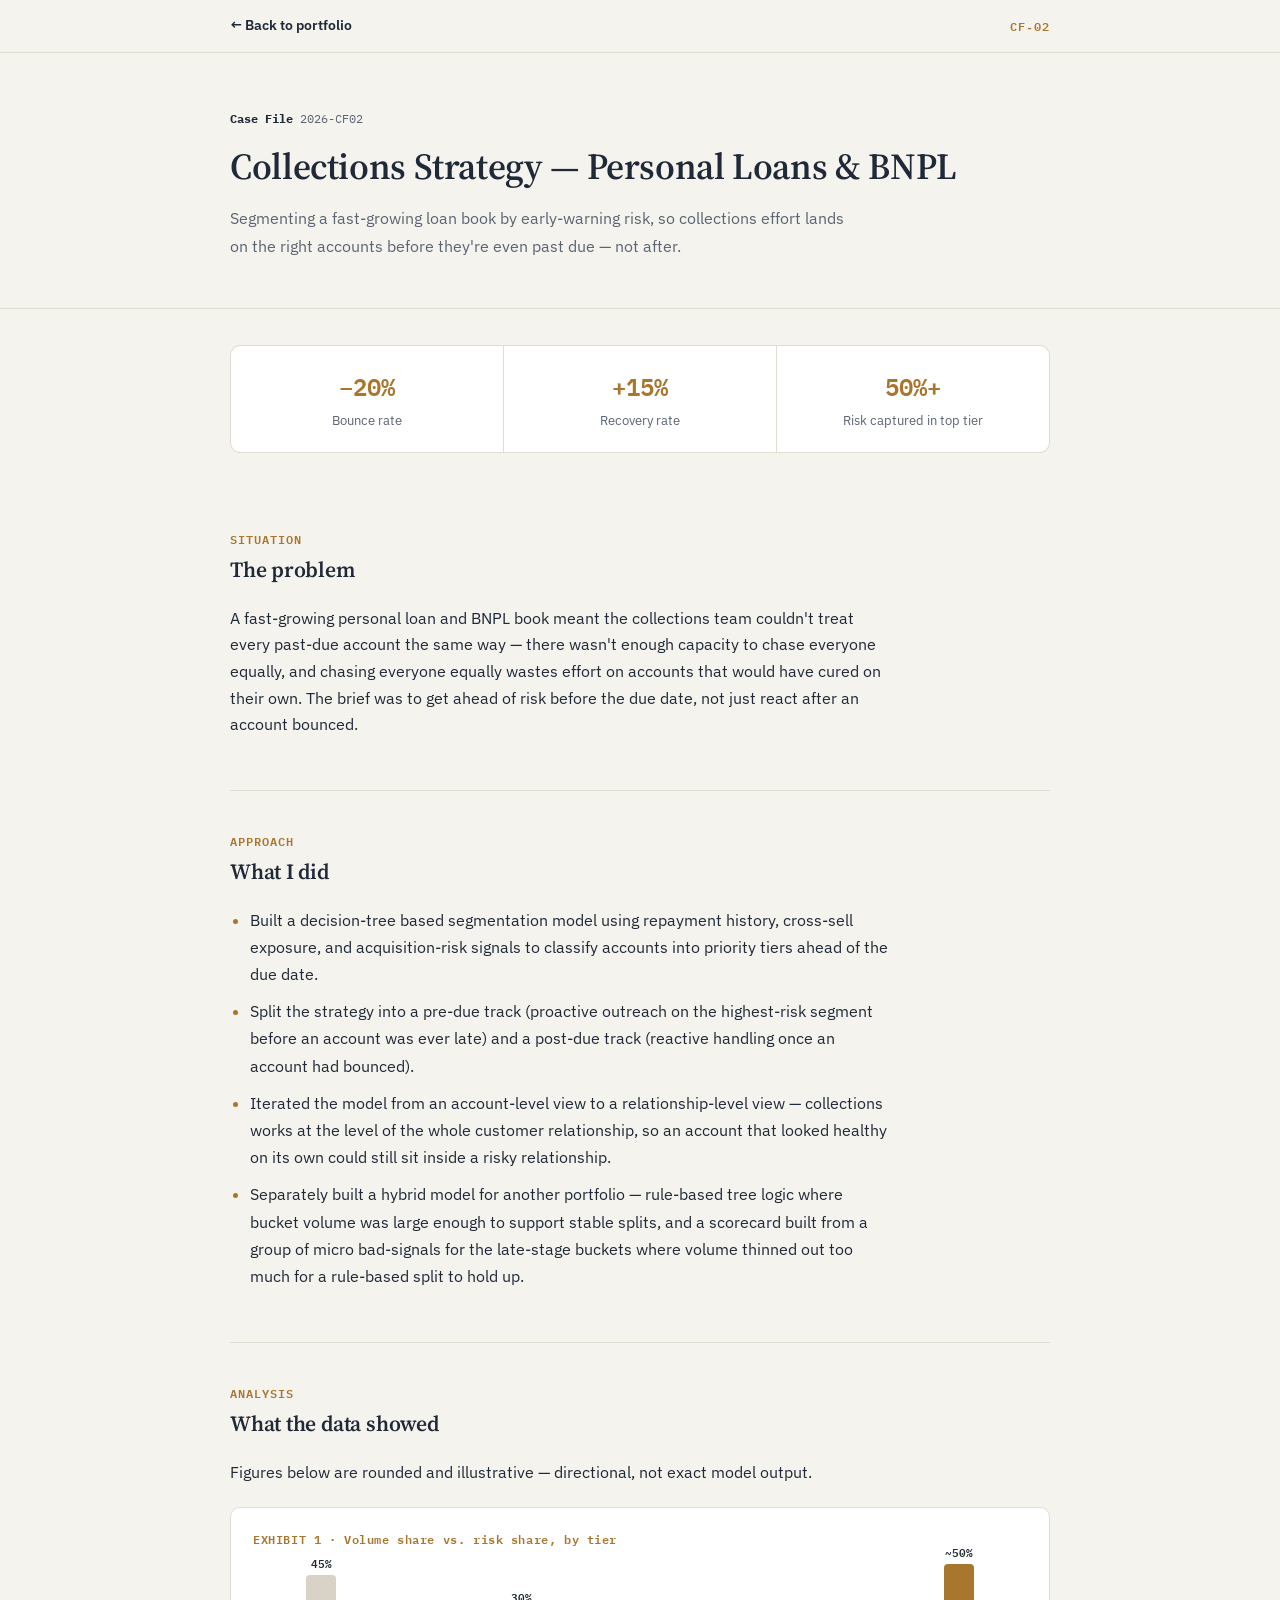
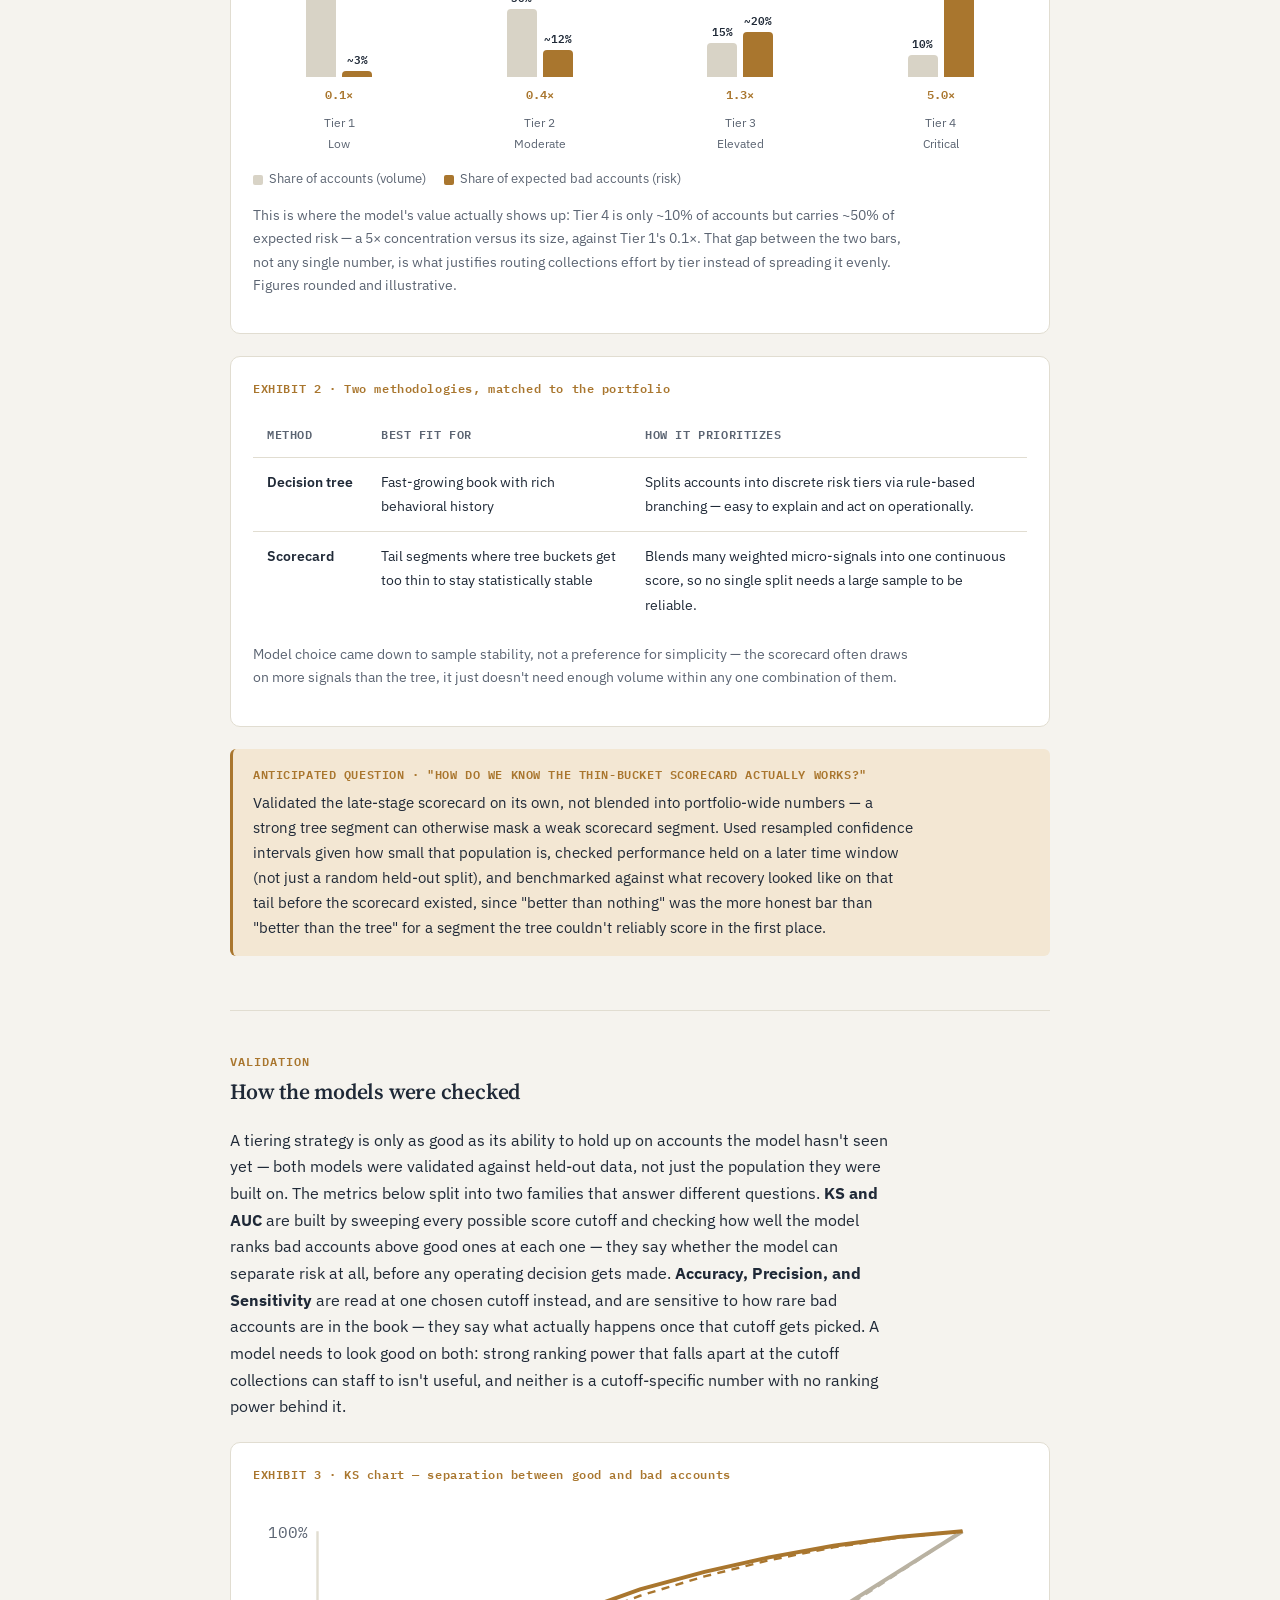
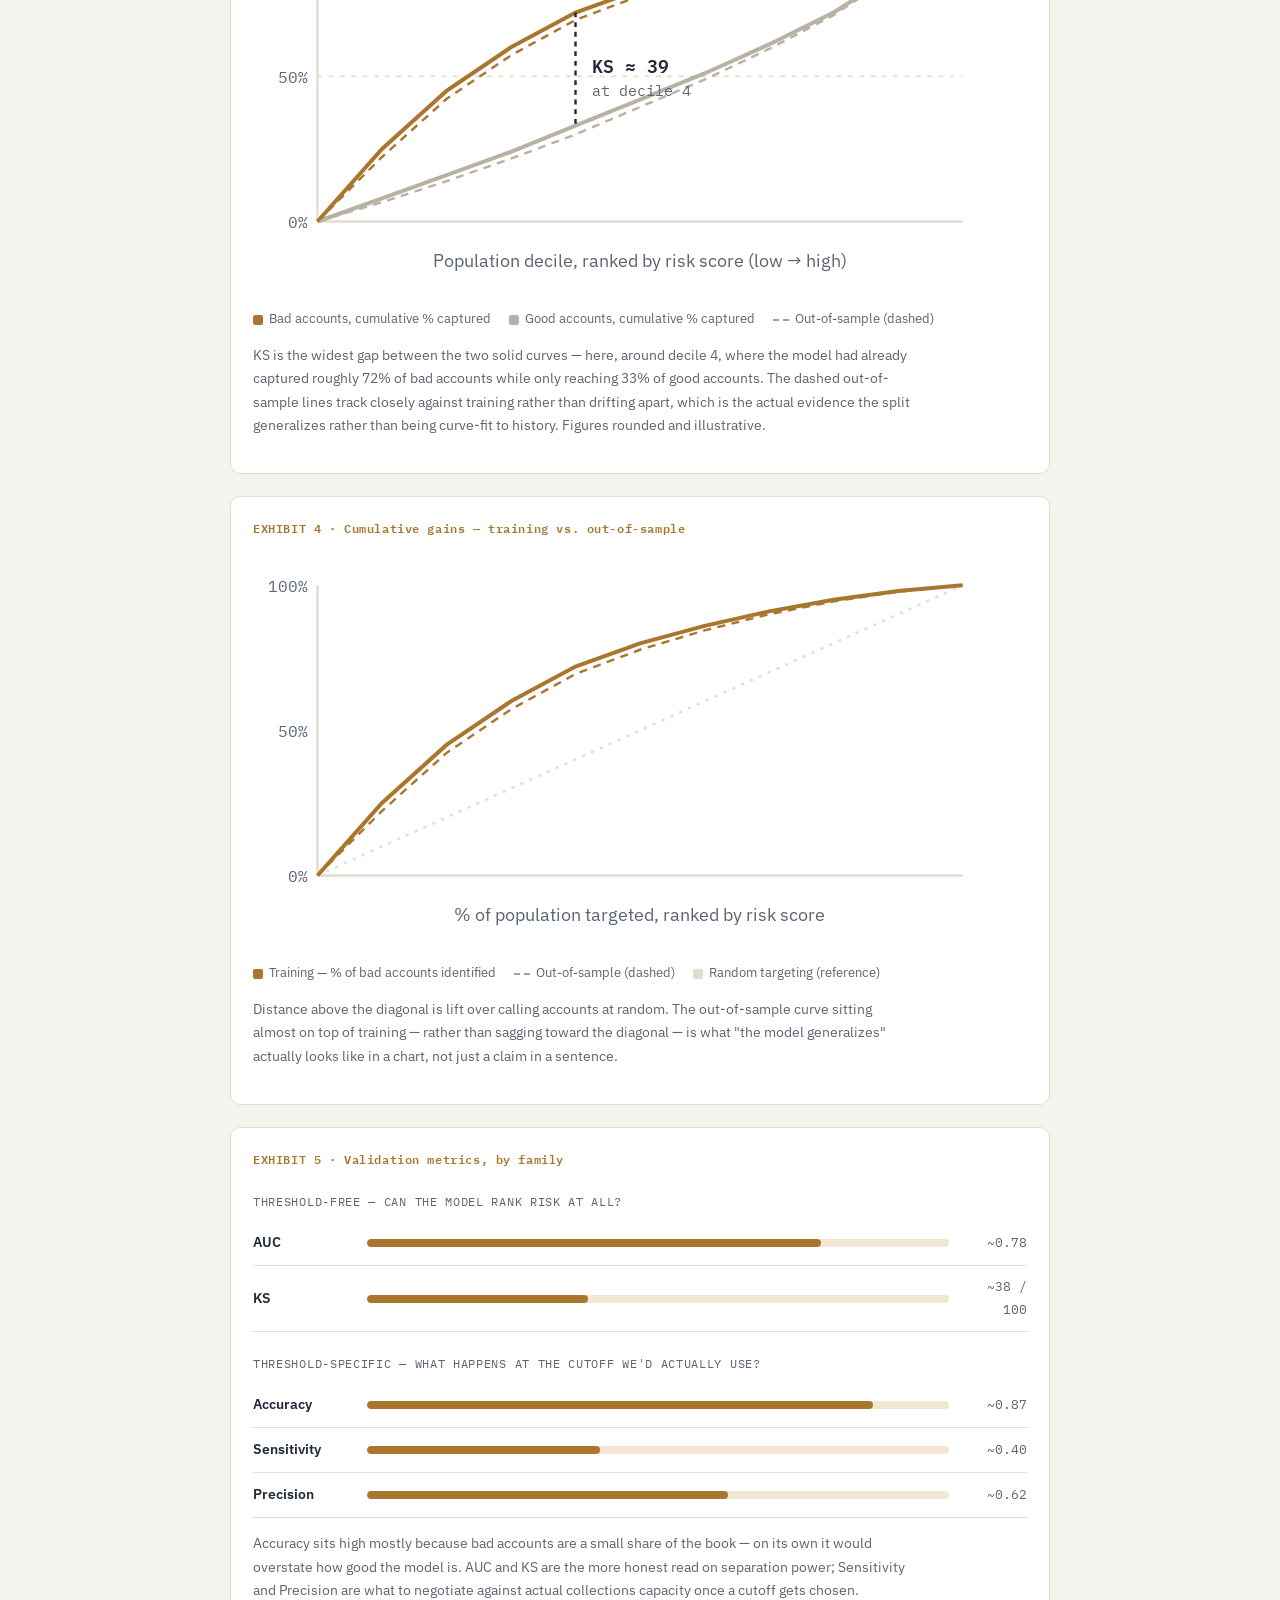
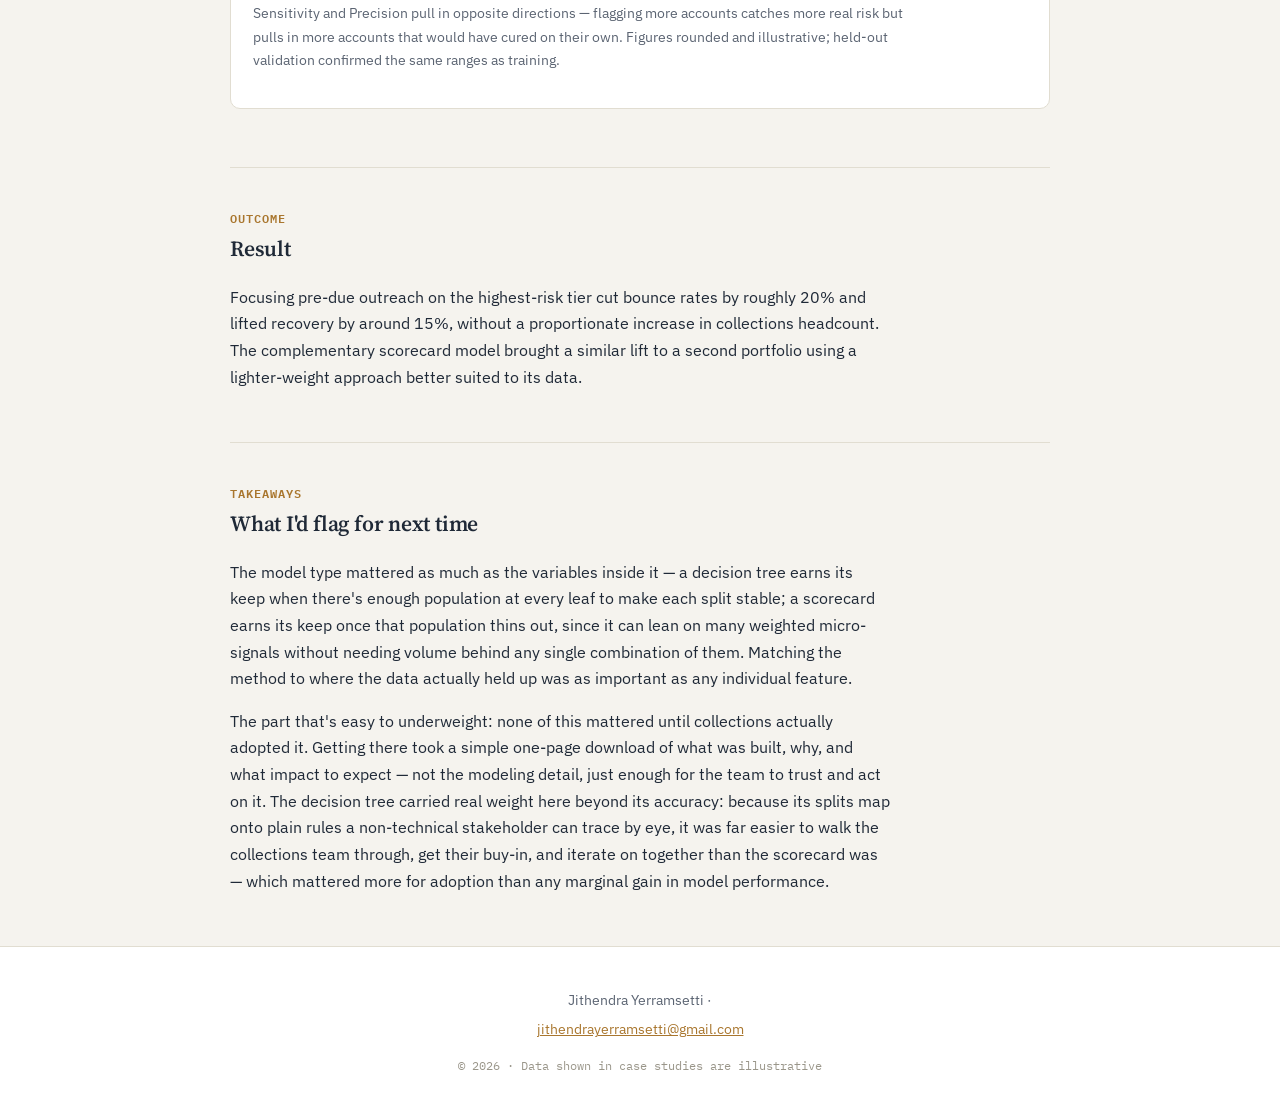
<file: CS2-collections_strategy.html>
<!DOCTYPE html>
<html lang="en">
<head>
<meta charset="UTF-8">
<meta name="viewport" content="width=device-width, initial-scale=1.0">
<title>Case File CF-02</title>

<!-- Duplicated from case-study-underwriting-optimization.html — same theme
     variables, same section structure. Edit content only. -->

<link rel="preconnect" href="https://fonts.googleapis.com">
<link rel="preconnect" href="https://fonts.gstatic.com" crossorigin>
<link href="https://fonts.googleapis.com/css2?family=Source+Serif+4:opsz,wght@8..60,500;8..60,600;8..60,700&family=IBM+Plex+Sans:wght@400;500;600;700&family=IBM+Plex+Mono:wght@500;600&display=swap" rel="stylesheet">

<style>
:root {
  --paper:      #F5F3EE;
  --card:       #FFFFFF;
  --ink:        #1F2937;
  --ink-soft:   #5B6472;
  --accent:      #A9762E;
  --accent-tint: #F3E7D3;
  --line:       #E1DDD1;
  --shadow:     0 10px 26px rgba(31,41,55,0.06);
  --font-display: 'Source Serif 4', Georgia, serif;
  --font-body:    'IBM Plex Sans', -apple-system, sans-serif;
  --font-mono:    'IBM Plex Mono', ui-monospace, monospace;
  --max-w: 820px;
  --radius: 10px;
}
* { box-sizing: border-box; }
body { margin: 0; font-family: var(--font-body); background: var(--paper); color: var(--ink); line-height: 1.7; -webkit-font-smoothing: antialiased; }
.container { width: min(var(--max-w), 92%); margin: 0 auto; }
h1, h2 { font-family: var(--font-display); font-weight: 600; letter-spacing: -0.01em; margin: 0; color: var(--ink); }
a { color: var(--accent); }
:focus-visible { outline: 2px solid var(--accent); outline-offset: 3px; }
img { max-width: 100%; display: block; }
.label { font-family: var(--font-mono); font-size: 0.74rem; font-weight: 600; letter-spacing: 0.08em; text-transform: uppercase; color: var(--accent); }

.topbar { border-bottom: 1px solid var(--line); background: rgba(245,243,238,0.9); backdrop-filter: blur(10px); position: sticky; top: 0; z-index: 10; }
.topbar .container { padding: 14px 0; display: flex; justify-content: space-between; align-items: center; }
.back-link { text-decoration: none; font-weight: 600; font-size: 0.88rem; color: var(--ink); display: inline-flex; align-items: center; gap: 6px; }
.back-link:hover { color: var(--accent); }

.case-header { padding: clamp(36px, 6vw, 56px) 0 32px; border-bottom: 1px solid var(--line); }
.case-header .meta-row { display: flex; gap: 18px; font-family: var(--font-mono); font-size: 0.75rem; color: var(--ink-soft); margin-bottom: 16px; flex-wrap: wrap; }
.case-header .meta-row strong { color: var(--ink); }
.case-header h1 { font-size: clamp(1.7rem, 4.5vw, 2.3rem); line-height: 1.15; margin-bottom: 14px; }
.case-header .dek { color: var(--ink-soft); font-size: 1.02rem; max-width: 620px; }

.stat-strip { display: grid; grid-template-columns: repeat(3, 1fr); gap: 1px; background: var(--line); border: 1px solid var(--line); border-radius: var(--radius); overflow: hidden; margin: 36px 0; }
.stat-strip .cell { background: var(--card); padding: 20px 16px; text-align: center; }
.stat-strip .num { font-family: var(--font-mono); font-size: 1.5rem; font-weight: 600; color: var(--accent); }
.stat-strip .cap { font-size: 0.8rem; color: var(--ink-soft); margin-top: 4px; }
@media (max-width: 560px) { .stat-strip { grid-template-columns: 1fr; } }

.case-section { padding: 36px 0; border-bottom: 1px solid var(--line); }
.case-section:last-of-type { border-bottom: none; }
.case-section h2 { font-size: 1.35rem; margin-bottom: 14px; }
.case-section p { color: var(--ink); font-size: 0.98rem; max-width: 660px; }
.case-section ul { padding-left: 20px; max-width: 660px; color: var(--ink); }
.case-section li { margin-bottom: 10px; }
.case-section li::marker { color: var(--accent); }

.exhibit { background: var(--card); border: 1px solid var(--line); border-radius: var(--radius); padding: 22px; margin: 22px 0; }
.exhibit .ex-label { font-family: var(--font-mono); font-size: 0.73rem; color: var(--accent); font-weight: 600; letter-spacing: 0.05em; margin-bottom: 14px; }
.exhibit .ex-caption { color: var(--ink-soft); font-size: 0.86rem; margin-top: 14px; }

/* Two-series bar chart — volume share vs. risk share per tier */
.bar-chart { display: flex; align-items: flex-end; gap: clamp(10px, 4vw, 36px); height: 190px; padding: 0 4px; }
.bar-group { display: flex; flex-direction: column; align-items: center; gap: 8px; flex: 1; min-width: 0; height: 100%; justify-content: flex-end; }
.bar-group .bars { display: flex; gap: 6px; align-items: flex-end; height: 140px; }
.bar { width: clamp(16px, 6vw, 30px); border-radius: 4px 4px 0 0; position: relative; background: var(--accent); }
.bar.vol { background: #D8D3C6; }
.bar .val { position: absolute; top: -22px; left: 50%; transform: translateX(-50%); font-family: var(--font-mono); font-size: 0.7rem; font-weight: 600; white-space: nowrap; color: var(--ink); }
.bar-group .lift-tag { font-family: var(--font-mono); font-size: 0.72rem; font-weight: 600; color: var(--accent); }
.bar-group .grp-label { font-size: 0.76rem; color: var(--ink-soft); text-align: center; }

/* KS chart legend */
.legend { display: flex; gap: 18px; margin-top: 14px; font-size: 0.8rem; color: var(--ink-soft); flex-wrap: wrap; }
.legend .dot { display: inline-block; width: 10px; height: 10px; border-radius: 2px; margin-right: 6px; vertical-align: middle; }
.legend .dash { display: inline-block; width: 16px; height: 0; border-top: 2px dashed #97A0AB; margin-right: 6px; vertical-align: middle; }

/* Metric gauges — small horizontal bars showing where each metric sits in
   its 0–1 (or 0–100 for KS) range. Edit the inner div's width % to update. */
.metric-group-label { font-family: var(--font-mono); font-size: 0.72rem; text-transform: uppercase; letter-spacing: 0.06em; color: var(--ink-soft); margin: 22px 0 10px; }
.metric-group-label:first-child { margin-top: 0; }
.gauge-row { display: flex; align-items: center; gap: 14px; padding: 10px 0; border-bottom: 1px solid var(--line); }
.gauge-row:last-child { border-bottom: none; }
.gauge-name { width: 100px; flex-shrink: 0; font-weight: 600; font-size: 0.88rem; }
.gauge-track { flex: 1; height: 8px; background: var(--accent-tint); border-radius: 99px; overflow: hidden; }
.gauge-fill { height: 100%; background: var(--accent); border-radius: 99px; }
.gauge-val { width: 64px; flex-shrink: 0; text-align: right; font-family: var(--font-mono); font-size: 0.82rem; color: var(--ink-soft); }

/* Anticipated-question callout */
.callout { background: var(--accent-tint); border-left: 3px solid var(--accent); border-radius: 6px; padding: 16px 20px; margin: 18px 0; }
.callout p { margin: 0; font-size: 0.92rem; }
.callout .callout-label { font-family: var(--font-mono); font-size: 0.72rem; font-weight: 600; letter-spacing: 0.05em; text-transform: uppercase; color: var(--accent); display: block; margin-bottom: 6px; }

/* Simple comparison table for the two methodologies */
.compare-table { width: 100%; border-collapse: collapse; font-size: 0.9rem; }
.compare-table th, .compare-table td { text-align: left; padding: 12px 14px; border-bottom: 1px solid var(--line); vertical-align: top; }
.compare-table th { font-family: var(--font-mono); font-size: 0.72rem; letter-spacing: 0.05em; text-transform: uppercase; color: var(--ink-soft); font-weight: 600; }
.compare-table td:first-child { font-weight: 600; white-space: nowrap; }
.compare-table tr:last-child td { border-bottom: none; }

footer { background: var(--card); padding: 36px 0; border-top: 1px solid var(--line); text-align: center; }
footer p { color: var(--ink-soft); font-size: 0.86rem; margin: 6px 0; }
footer .fineprint { font-family: var(--font-mono); font-size: 0.72rem; color: #9A968A; margin-top: 14px; }
</style>
</head>
<body>

<div class="topbar">
  <div class="container">
    <a class="back-link" href="index.html">&larr; Back to portfolio</a>
    <span class="label">CF&#8209;02</span>
  </div>
</div>

<header class="case-header">
  <div class="container">
    <div class="meta-row">
      <span><strong>Case File</strong> 2026-CF02</span>
      <!-- <span><strong>Domain</strong> Unsecured Lending</span> -->
      <!-- <span><strong>Role</strong> Credit Risk &middot; Collections Strategy</span> -->
    </div>
    <h1>Collections Strategy &mdash; Personal Loans &amp; BNPL</h1>
    <p class="dek">
      Segmenting a fast-growing loan book by early-warning risk, so collections
      effort lands on the right accounts before they're even past due &mdash;
      not after.
    </p>
  </div>
</header>

<div class="container">

  <div class="stat-strip">
    <div class="cell"><div class="num">&minus;20%</div><div class="cap">Bounce rate</div></div>
    <div class="cell"><div class="num">+15%</div><div class="cap">Recovery rate</div></div>
    <div class="cell"><div class="num">50%+</div><div class="cap">Risk captured in top tier</div></div>
  </div>

  <section class="case-section">
    <span class="label">Situation</span>
    <h2>The problem</h2>
    <p>
      A fast-growing personal loan and BNPL book meant the collections team
      couldn't treat every past-due account the same way &mdash; there wasn't
      enough capacity to chase everyone equally, and chasing everyone equally
      wastes effort on accounts that would have cured on their own. The brief
      was to get ahead of risk before the due date, not just react after
      an account bounced.
    </p>
  </section>

  <section class="case-section">
    <span class="label">Approach</span>
    <h2>What I did</h2>
    <ul>
      <li>Built a decision-tree based segmentation model using repayment history, cross-sell exposure, and acquisition-risk signals to classify accounts into priority tiers ahead of the due date.</li>
      <li>Split the strategy into a pre-due track (proactive outreach on the highest-risk segment before an account was ever late) and a post-due track (reactive handling once an account had bounced).</li>
      <li>Iterated the model from an account-level view to a relationship-level view &mdash; collections works at the level of the whole customer relationship, so an account that looked healthy on its own could still sit inside a risky relationship.</li>
      <li>Separately built a hybrid model for another portfolio &mdash; rule-based tree logic where bucket volume was large enough to support stable splits, and a scorecard built from a group of micro bad-signals for the late-stage buckets where volume thinned out too much for a rule-based split to hold up.</li>
    </ul>
  </section>

  <section class="case-section">
    <span class="label">Analysis</span>
    <h2>What the data showed</h2>
    <p>Figures below are rounded and illustrative &mdash; directional, not exact model output.</p>

    <div class="exhibit">
      <div class="ex-label">EXHIBIT 1 &middot; Volume share vs. risk share, by tier</div>
      <div class="bar-chart">
        <div class="bar-group">
          <div class="bars">
            <div class="bar vol" style="height:90%;"><span class="val">45%</span></div>
            <div class="bar risk" style="height:6%;"><span class="val">~3%</span></div>
          </div>
          <div class="lift-tag">0.1&times;</div>
          <div class="grp-label">Tier 1<br>Low</div>
        </div>
        <div class="bar-group">
          <div class="bars">
            <div class="bar vol" style="height:60%;"><span class="val">30%</span></div>
            <div class="bar risk" style="height:24%;"><span class="val">~12%</span></div>
          </div>
          <div class="lift-tag">0.4&times;</div>
          <div class="grp-label">Tier 2<br>Moderate</div>
        </div>
        <div class="bar-group">
          <div class="bars">
            <div class="bar vol" style="height:30%;"><span class="val">15%</span></div>
            <div class="bar risk" style="height:40%;"><span class="val">~20%</span></div>
          </div>
          <div class="lift-tag">1.3&times;</div>
          <div class="grp-label">Tier 3<br>Elevated</div>
        </div>
        <div class="bar-group">
          <div class="bars">
            <div class="bar vol" style="height:20%;"><span class="val">10%</span></div>
            <div class="bar risk" style="height:100%;"><span class="val">~50%</span></div>
          </div>
          <div class="lift-tag">5.0&times;</div>
          <div class="grp-label">Tier 4<br>Critical</div>
        </div>
      </div>
      <div class="legend">
        <span><span class="dot" style="background:#D8D3C6;"></span>Share of accounts (volume)</span>
        <span><span class="dot" style="background:var(--accent);"></span>Share of expected bad accounts (risk)</span>
      </div>
      <p class="ex-caption">This is where the model's value actually shows up: Tier 4 is only ~10% of accounts but carries ~50% of expected risk &mdash; a 5&times; concentration versus its size, against Tier 1's 0.1&times;. That gap between the two bars, not any single number, is what justifies routing collections effort by tier instead of spreading it evenly. Figures rounded and illustrative.</p>
    </div>

    <div class="exhibit">
      <div class="ex-label">EXHIBIT 2 &middot; Two methodologies, matched to the portfolio</div>
      <table class="compare-table">
        <thead>
          <tr><th>Method</th><th>Best fit for</th><th>How it prioritizes</th></tr>
        </thead>
        <tbody>
          <tr>
            <td>Decision tree</td>
            <td>Fast-growing book with rich behavioral history</td>
            <td>Splits accounts into discrete risk tiers via rule-based branching &mdash; easy to explain and act on operationally.</td>
          </tr>
          <tr>
            <td>Scorecard</td>
            <td>Tail segments where tree buckets get too thin to stay statistically stable</td>
            <td>Blends many weighted micro-signals into one continuous score, so no single split needs a large sample to be reliable.</td>
          </tr>
        </tbody>
      </table>
      <p class="ex-caption">Model choice came down to sample stability, not a preference for simplicity &mdash; the scorecard often draws on more signals than the tree, it just doesn't need enough volume within any one combination of them.</p>
    </div>

    <div class="callout">
      <span class="callout-label">Anticipated question &middot; "How do we know the thin-bucket scorecard actually works?"</span>
      <p>
        Validated the late-stage scorecard on its own, not blended into
        portfolio-wide numbers &mdash; a strong tree segment can otherwise
        mask a weak scorecard segment. Used resampled confidence intervals
        given how small that population is, checked performance held on a
        later time window (not just a random held-out split), and
        benchmarked against what recovery looked like on that tail before
        the scorecard existed, since "better than nothing" was the more
        honest bar than "better than the tree" for a segment the tree
        couldn't reliably score in the first place.
      </p>
    </div>
  </section>

  <section class="case-section">
    <span class="label">Validation</span>
    <h2>How the models were checked</h2>
    <p>
      A tiering strategy is only as good as its ability to hold up on
      accounts the model hasn't seen yet &mdash; both models were validated
      against held-out data, not just the population they were built on.
      The metrics below split into two families that answer different
      questions. <strong>KS and AUC</strong> are built by sweeping every
      possible score cutoff and checking how well the model ranks bad
      accounts above good ones at each one &mdash; they say whether the
      model can separate risk at all, before any operating decision gets
      made. <strong>Accuracy, Precision, and Sensitivity</strong> are read
      at one chosen cutoff instead, and are sensitive to how rare bad
      accounts are in the book &mdash; they say what actually happens once
      that cutoff gets picked. A model needs to look good on both: strong
      ranking power that falls apart at the cutoff collections can staff
      to isn't useful, and neither is a cutoff-specific number with no
      ranking power behind it.
    </p>

    <div class="exhibit">
      <div class="ex-label">EXHIBIT 3 &middot; KS chart &mdash; separation between good and bad accounts</div>
      <svg viewBox="0 0 480 240" xmlns="http://www.w3.org/2000/svg" style="width:100%; height:auto;">
        <line x1="40" y1="200" x2="440" y2="200" stroke="var(--line)" stroke-width="1.5"/>
        <line x1="40" y1="20" x2="40" y2="200" stroke="var(--line)" stroke-width="1.5"/>
        <line x1="40" y1="110" x2="440" y2="110" stroke="var(--line)" stroke-width="1" stroke-dasharray="3 4"/>
        <text x="34" y="204" text-anchor="end" font-family="'IBM Plex Mono', monospace" font-size="10" fill="var(--ink-soft)">0%</text>
        <text x="34" y="114" text-anchor="end" font-family="'IBM Plex Mono', monospace" font-size="10" fill="var(--ink-soft)">50%</text>
        <text x="34" y="24" text-anchor="end" font-family="'IBM Plex Mono', monospace" font-size="10" fill="var(--ink-soft)">100%</text>

        <!-- Good accounts: cumulative % captured, decile by decile (training) -->
        <polyline points="40,200 80,185.6 120,171.2 160,156.8 200,140.6 240,124.4 280,108.2 320,90.2 360,70.4 400,45.2 440,20" fill="none" stroke="#B9B2A2" stroke-width="2.5"/>
        <!-- Bad accounts: cumulative % captured, decile by decile (training) -->
        <polyline points="40,200 80,155 120,119 160,92 200,70.4 240,56 280,45.2 320,36.2 360,29 400,23.6 440,20" fill="none" stroke="var(--accent)" stroke-width="2.5"/>
        <!-- Out-of-sample overlay — dashed, closely tracking training to show stability -->
        <polyline points="40,200 80,188 120,175 160,161 200,146 240,129 280,112 320,93 360,72 400,46 440,20" fill="none" stroke="#B9B2A2" stroke-width="1.5" stroke-dasharray="5 4"/>
        <polyline points="40,200 80,160 120,124 160,97 200,75 240,60 280,48 320,38 360,30 400,24 440,20" fill="none" stroke="var(--accent)" stroke-width="1.5" stroke-dasharray="5 4"/>

        <!-- Max separation marker -->
        <line x1="200" y1="70.4" x2="200" y2="140.6" stroke="var(--ink)" stroke-width="1.5" stroke-dasharray="3 3"/>
        <text x="210" y="108" font-family="'IBM Plex Mono', monospace" font-size="11" font-weight="600" fill="var(--ink)">KS &#8776; 39</text>
        <text x="210" y="122" font-family="'IBM Plex Mono', monospace" font-size="9" fill="var(--ink-soft)">at decile 4</text>

        <text x="240" y="228" text-anchor="middle" font-family="'IBM Plex Sans', sans-serif" font-size="11" fill="var(--ink-soft)">Population decile, ranked by risk score (low &rarr; high)</text>
      </svg>
      <div class="legend">
        <span><span class="dot" style="background:var(--accent);"></span>Bad accounts, cumulative % captured</span>
        <span><span class="dot" style="background:#B9B2A2;"></span>Good accounts, cumulative % captured</span>
        <span><span class="dash"></span>Out-of-sample (dashed)</span>
      </div>
      <p class="ex-caption">KS is the widest gap between the two solid curves &mdash; here, around decile 4, where the model had already captured roughly 72% of bad accounts while only reaching 33% of good accounts. The dashed out-of-sample lines track closely against training rather than drifting apart, which is the actual evidence the split generalizes rather than being curve-fit to history. Figures rounded and illustrative.</p>
    </div>

    <div class="exhibit">
      <div class="ex-label">EXHIBIT 4 &middot; Cumulative gains &mdash; training vs. out-of-sample</div>
      <svg viewBox="0 0 480 240" xmlns="http://www.w3.org/2000/svg" style="width:100%; height:auto;">
        <line x1="40" y1="200" x2="440" y2="200" stroke="var(--line)" stroke-width="1.5"/>
        <line x1="40" y1="20" x2="40" y2="200" stroke="var(--line)" stroke-width="1.5"/>
        <text x="34" y="204" text-anchor="end" font-family="'IBM Plex Mono', monospace" font-size="10" fill="var(--ink-soft)">0%</text>
        <text x="34" y="114" text-anchor="end" font-family="'IBM Plex Mono', monospace" font-size="10" fill="var(--ink-soft)">50%</text>
        <text x="34" y="24" text-anchor="end" font-family="'IBM Plex Mono', monospace" font-size="10" fill="var(--ink-soft)">100%</text>

        <!-- Random-targeting reference (diagonal baseline) -->
        <line x1="40" y1="200" x2="440" y2="20" stroke="var(--line)" stroke-width="1.5" stroke-dasharray="2 4"/>

        <!-- Training: % bad captured vs % population targeted -->
        <polyline points="40,200 80,155 120,119 160,92 200,70.4 240,56 280,45.2 320,36.2 360,29 400,23.6 440,20" fill="none" stroke="var(--accent)" stroke-width="2.5"/>
        <!-- Out-of-sample overlay -->
        <polyline points="40,200 80,160 120,124 160,97 200,75 240,60 280,48 320,38 360,30 400,24 440,20" fill="none" stroke="var(--accent)" stroke-width="1.5" stroke-dasharray="5 4"/>

        <text x="240" y="228" text-anchor="middle" font-family="'IBM Plex Sans', sans-serif" font-size="11" fill="var(--ink-soft)">% of population targeted, ranked by risk score</text>
      </svg>
      <div class="legend">
        <span><span class="dot" style="background:var(--accent);"></span>Training &mdash; % of bad accounts identified</span>
        <span><span class="dash"></span>Out-of-sample (dashed)</span>
        <span><span class="dot" style="background:var(--line);"></span>Random targeting (reference)</span>
      </div>
      <p class="ex-caption">Distance above the diagonal is lift over calling accounts at random. The out-of-sample curve sitting almost on top of training &mdash; rather than sagging toward the diagonal &mdash; is what "the model generalizes" actually looks like in a chart, not just a claim in a sentence.</p>
    </div>

    <div class="exhibit">
      <div class="ex-label">EXHIBIT 5 &middot; Validation metrics, by family</div>

      <div class="metric-group-label">Threshold-free &mdash; can the model rank risk at all?</div>
      <div class="gauge-row">
        <span class="gauge-name">AUC</span>
        <div class="gauge-track"><div class="gauge-fill" style="width:78%;"></div></div>
        <span class="gauge-val">~0.78</span>
      </div>
      <div class="gauge-row">
        <span class="gauge-name">KS</span>
        <div class="gauge-track"><div class="gauge-fill" style="width:38%;"></div></div>
        <span class="gauge-val">~38 / 100</span>
      </div>

      <div class="metric-group-label">Threshold-specific &mdash; what happens at the cutoff we'd actually use?</div>
      <div class="gauge-row">
        <span class="gauge-name">Accuracy</span>
        <div class="gauge-track"><div class="gauge-fill" style="width:87%;"></div></div>
        <span class="gauge-val">~0.87</span>
      </div>
      <div class="gauge-row">
        <span class="gauge-name">Sensitivity</span>
        <div class="gauge-track"><div class="gauge-fill" style="width:40%;"></div></div>
        <span class="gauge-val">~0.40</span>
      </div>
      <div class="gauge-row">
        <span class="gauge-name">Precision</span>
        <div class="gauge-track"><div class="gauge-fill" style="width:62%;"></div></div>
        <span class="gauge-val">~0.62</span>
      </div>

      <p class="ex-caption">Accuracy sits high mostly because bad accounts are a small share of the book &mdash; on its own it would overstate how good the model is. AUC and KS are the more honest read on separation power; Sensitivity and Precision are what to negotiate against actual collections capacity once a cutoff gets chosen. Sensitivity and Precision pull in opposite directions &mdash; flagging more accounts catches more real risk but pulls in more accounts that would have cured on their own. Figures rounded and illustrative; held-out validation confirmed the same ranges as training.</p>
    </div>
  </section>

  <section class="case-section">
    <span class="label">Outcome</span>
    <h2>Result</h2>
    <p>
      Focusing pre-due outreach on the highest-risk tier cut bounce rates by
      roughly 20% and lifted recovery by around 15%, without a proportionate
      increase in collections headcount. The complementary scorecard model
      brought a similar lift to a second portfolio using a lighter-weight
      approach better suited to its data.
    </p>
  </section>

  <section class="case-section">
    <span class="label">Takeaways</span>
    <h2>What I'd flag for next time</h2>
    <p>
      The model type mattered as much as the variables inside it &mdash; a
      decision tree earns its keep when there's enough population at every
      leaf to make each split stable; a scorecard earns its keep once that
      population thins out, since it can lean on many weighted micro-signals
      without needing volume behind any single combination of them.
      Matching the method to where the data actually held up was as
      important as any individual feature.
    </p>
    <p>
      The part that's easy to underweight: none of this mattered until
      collections actually adopted it. Getting there took a simple
      one-page download of what was built, why, and what impact to expect
      &mdash; not the modeling detail, just enough for the team to trust
      and act on it. The decision tree carried real weight here beyond its
      accuracy: because its splits map onto plain rules a non-technical
      stakeholder can trace by eye, it was far easier to walk the
      collections team through, get their buy-in, and iterate on together
      than the scorecard was &mdash; which mattered more for adoption than
      any marginal gain in model performance.
    </p>
  </section>

</div>

<footer>
  <div class="container">
    <p>Jithendra Yerramsetti &middot; </p>
    <p><a href="mailto:jithendrayerramsetti@gmail.com">jithendrayerramsetti@gmail.com</a></p>
    <p class="fineprint">© 2026 · Data shown in case studies are illustrative</p>
  </div>
</footer>

</body>
</html>
</file>
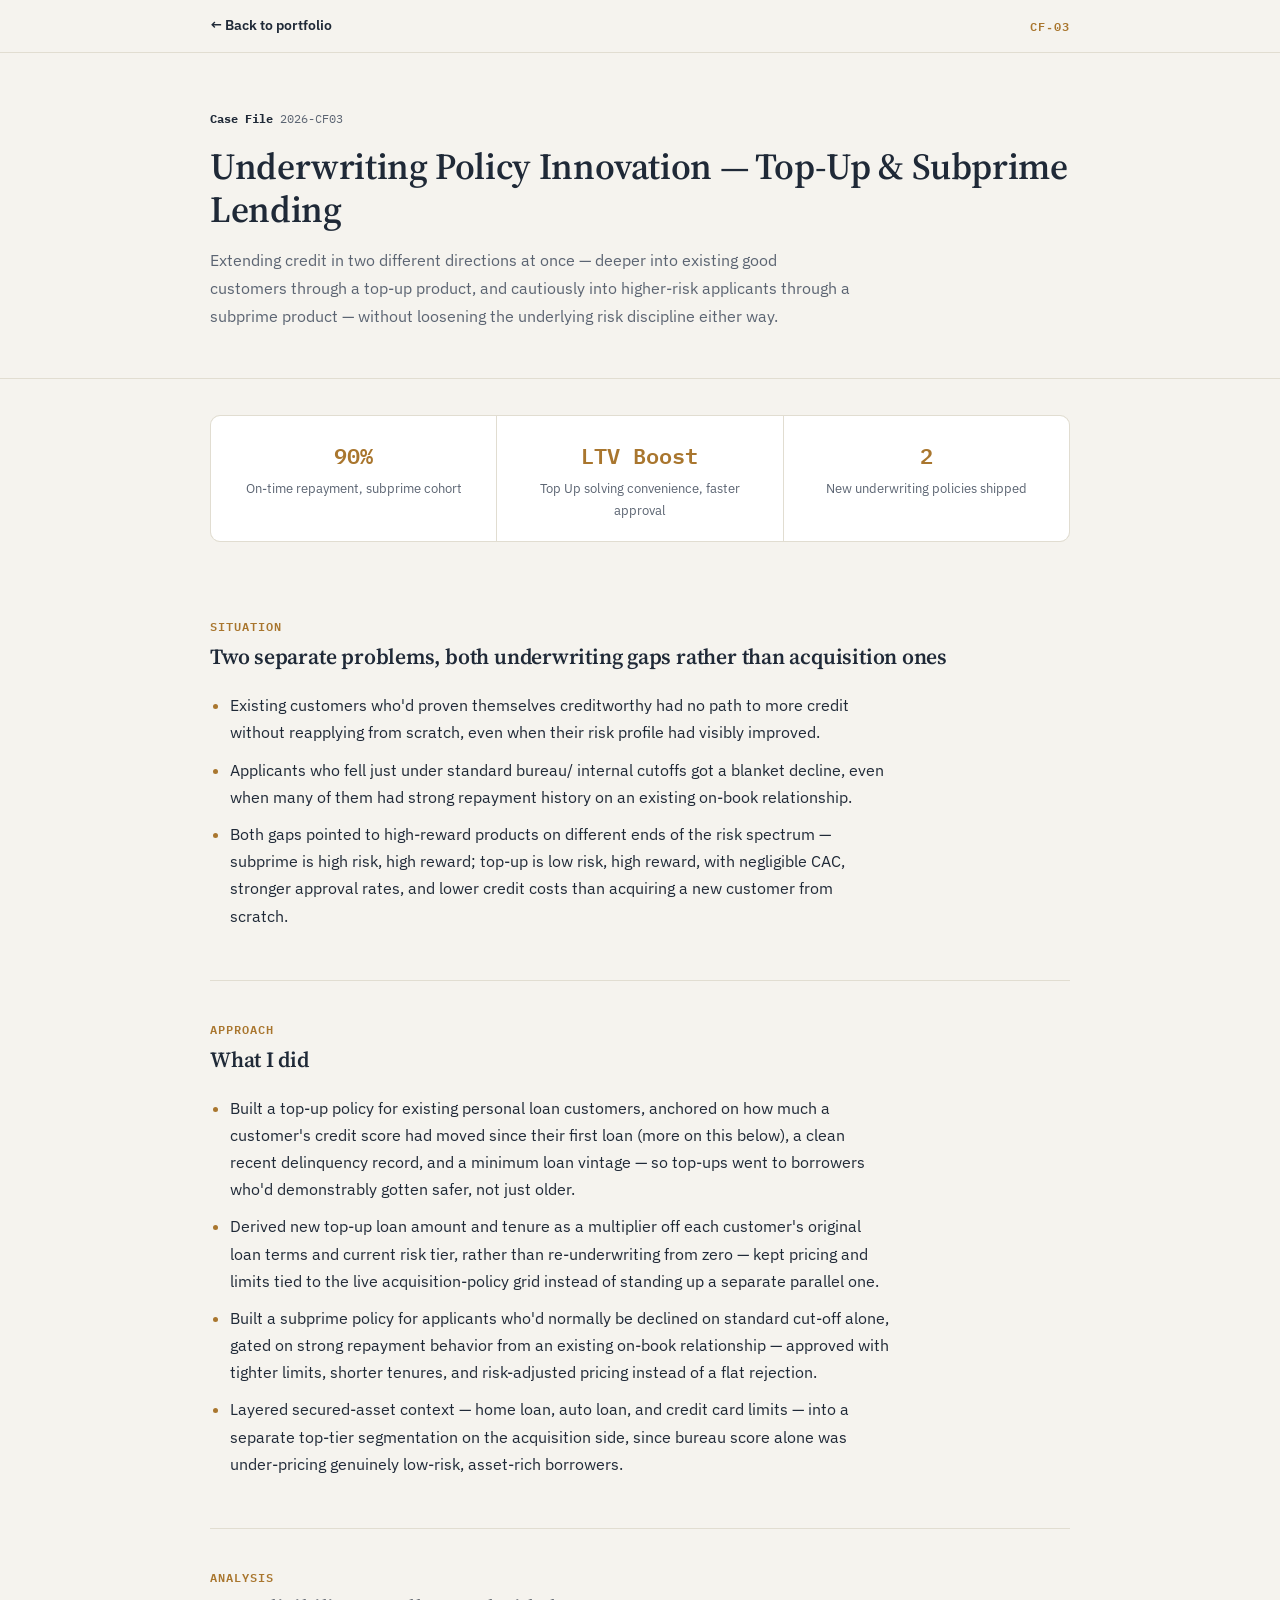
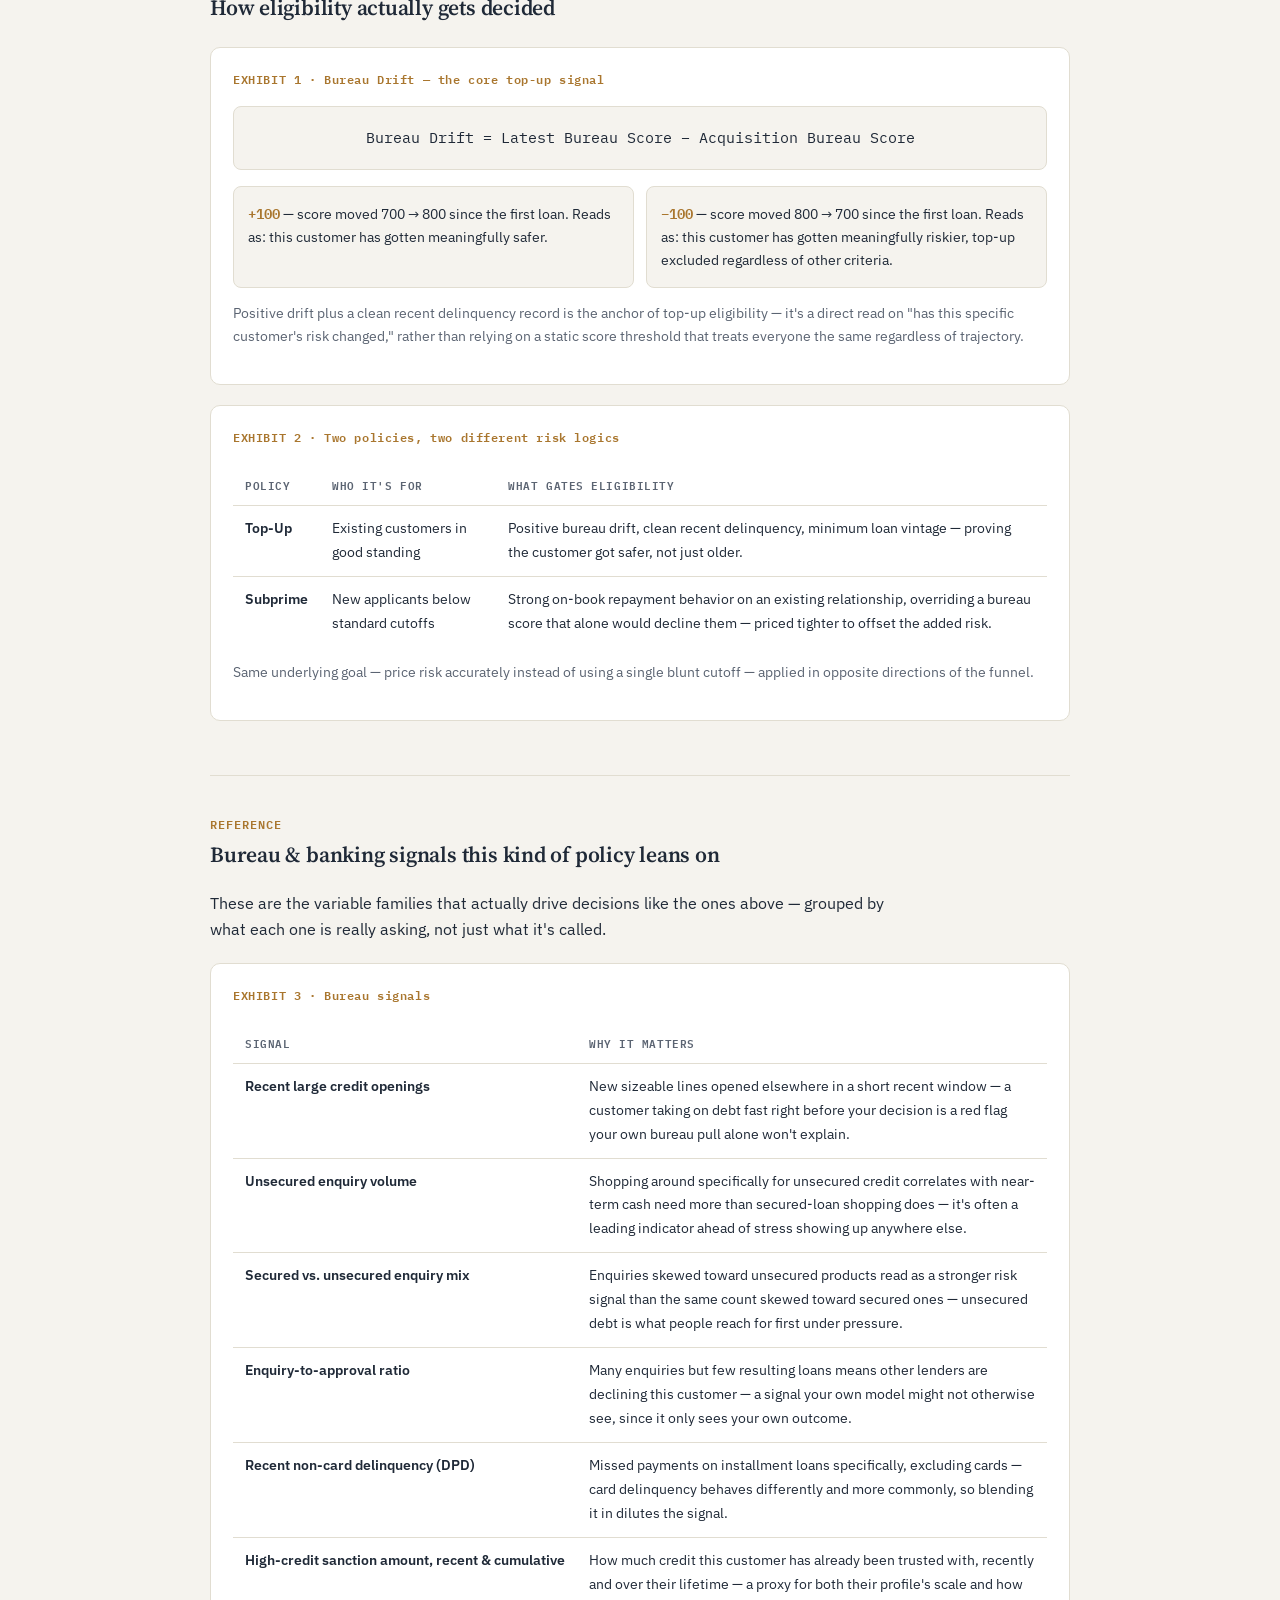
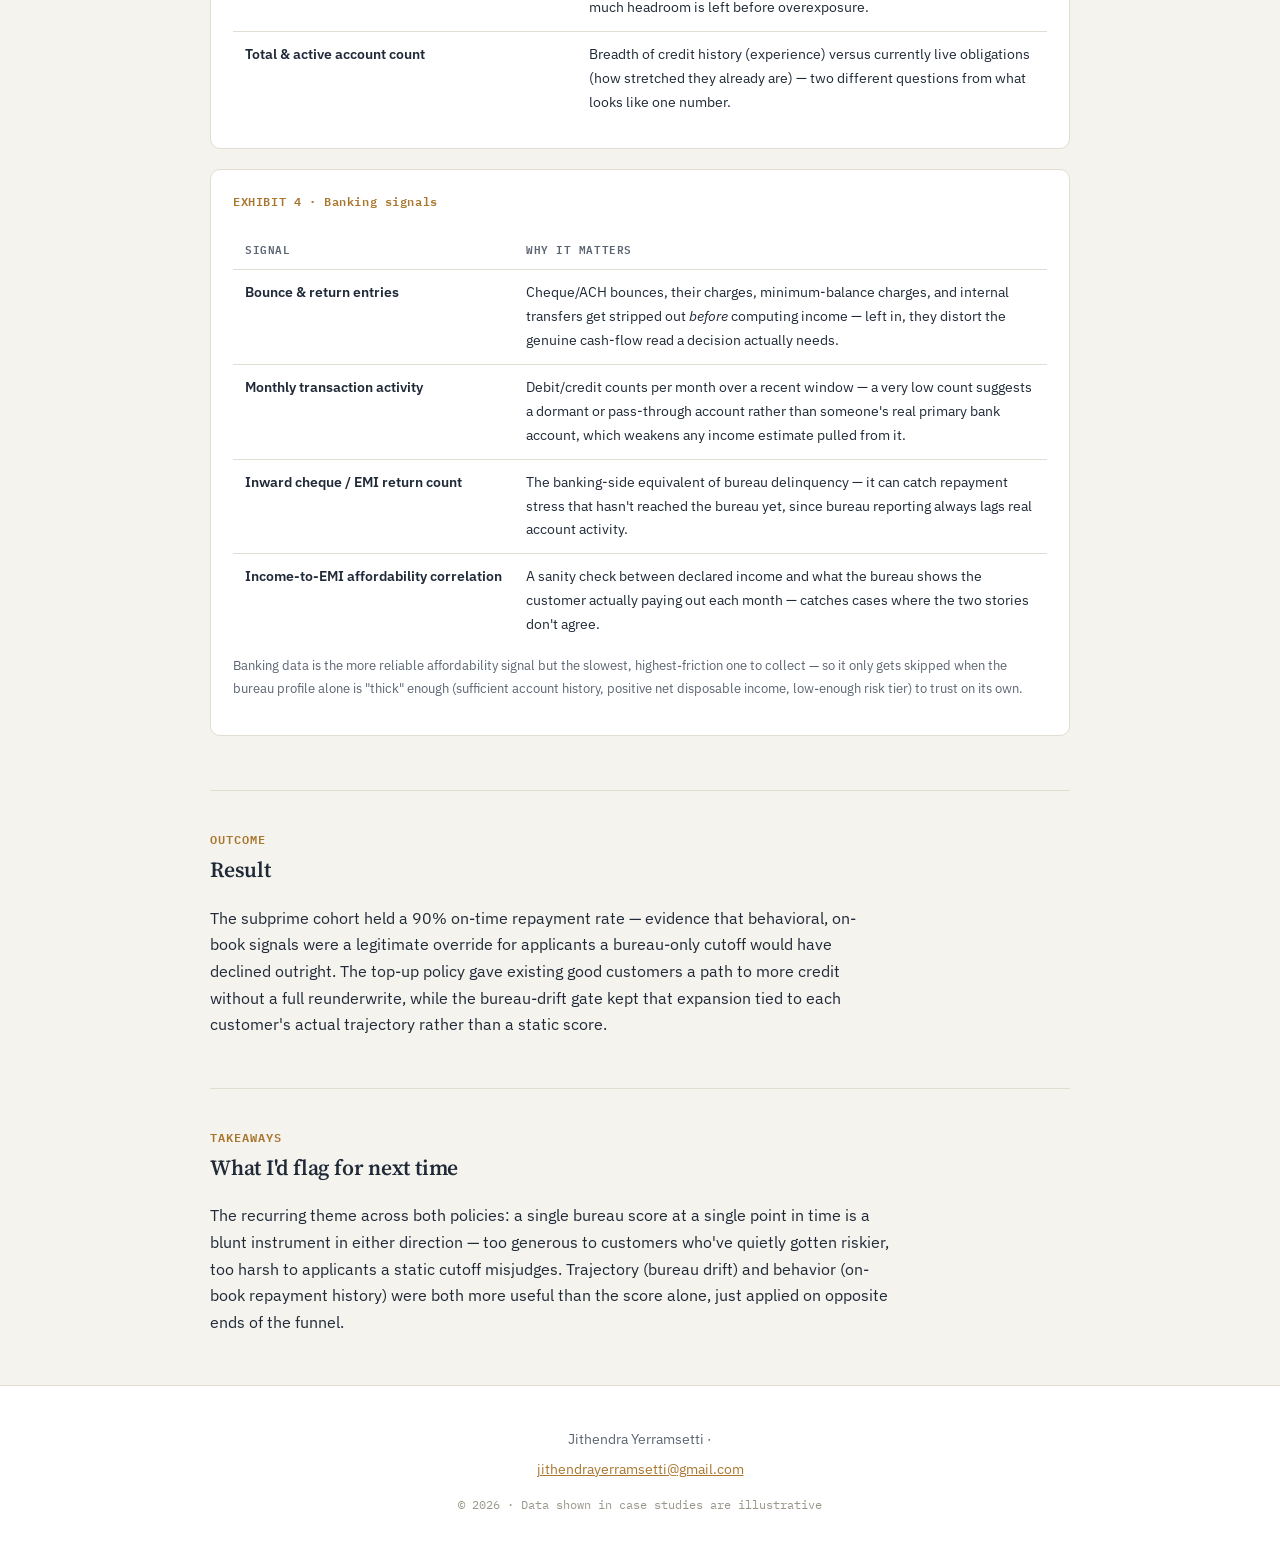
<file: CS3-UW_policy.html>
<!DOCTYPE html>
<html lang="en">
<head>
<meta charset="UTF-8">
<meta name="viewport" content="width=device-width, initial-scale=1.0">
<title>Case File CF-03 — Underwriting Policy Innovation | Jithendra Yerramsetti</title>

<!-- Duplicated from the other case-study pages — same theme variables,
     same section structure. Edit content only. -->

<link rel="preconnect" href="https://fonts.googleapis.com">
<link rel="preconnect" href="https://fonts.gstatic.com" crossorigin>
<link href="https://fonts.googleapis.com/css2?family=Source+Serif+4:opsz,wght@8..60,500;8..60,600;8..60,700&family=IBM+Plex+Sans:wght@400;500;600;700&family=IBM+Plex+Mono:wght@500;600&display=swap" rel="stylesheet">

<style>
:root {
  --paper:      #F5F3EE;
  --card:       #FFFFFF;
  --ink:        #1F2937;
  --ink-soft:   #5B6472;
  --accent:      #A9762E;
  --accent-tint: #F3E7D3;
  --line:       #E1DDD1;
  --shadow:     0 10px 26px rgba(31,41,55,0.06);
  --font-display: 'Source Serif 4', Georgia, serif;
  --font-body:    'IBM Plex Sans', -apple-system, sans-serif;
  --font-mono:    'IBM Plex Mono', ui-monospace, monospace;
  --max-w: 860px;
  --radius: 10px;
}
* { box-sizing: border-box; }
body { margin: 0; font-family: var(--font-body); background: var(--paper); color: var(--ink); line-height: 1.7; -webkit-font-smoothing: antialiased; }
.container { width: min(var(--max-w), 92%); margin: 0 auto; }
h1, h2 { font-family: var(--font-display); font-weight: 600; letter-spacing: -0.01em; margin: 0; color: var(--ink); }
a { color: var(--accent); }
:focus-visible { outline: 2px solid var(--accent); outline-offset: 3px; }
img { max-width: 100%; display: block; }
.label { font-family: var(--font-mono); font-size: 0.74rem; font-weight: 600; letter-spacing: 0.08em; text-transform: uppercase; color: var(--accent); }

.topbar { border-bottom: 1px solid var(--line); background: rgba(245,243,238,0.9); backdrop-filter: blur(10px); position: sticky; top: 0; z-index: 10; }
.topbar .container { padding: 14px 0; display: flex; justify-content: space-between; align-items: center; }
.back-link { text-decoration: none; font-weight: 600; font-size: 0.88rem; color: var(--ink); display: inline-flex; align-items: center; gap: 6px; }
.back-link:hover { color: var(--accent); }

.case-header { padding: clamp(36px, 6vw, 56px) 0 32px; border-bottom: 1px solid var(--line); }
.case-header .meta-row { display: flex; gap: 18px; font-family: var(--font-mono); font-size: 0.75rem; color: var(--ink-soft); margin-bottom: 16px; flex-wrap: wrap; }
.case-header .meta-row strong { color: var(--ink); }
.case-header h1 { font-size: clamp(1.7rem, 4.5vw, 2.3rem); line-height: 1.15; margin-bottom: 14px; }
.case-header .dek { color: var(--ink-soft); font-size: 1.02rem; max-width: 640px; }

.stat-strip { display: grid; grid-template-columns: repeat(3, 1fr); gap: 1px; background: var(--line); border: 1px solid var(--line); border-radius: var(--radius); overflow: hidden; margin: 36px 0; }
.stat-strip .cell { background: var(--card); padding: 20px 16px; text-align: center; }
.stat-strip .num { font-family: var(--font-mono); font-size: 1.4rem; font-weight: 600; color: var(--accent); }
.stat-strip .cap { font-size: 0.8rem; color: var(--ink-soft); margin-top: 4px; }
@media (max-width: 560px) { .stat-strip { grid-template-columns: 1fr; } }

.case-section { padding: 34px 0; border-bottom: 1px solid var(--line); }
.case-section:last-of-type { border-bottom: none; }
.case-section h2 { font-size: 1.35rem; margin-bottom: 14px; }
.case-section > p { color: var(--ink); font-size: 0.98rem; max-width: 680px; }
.case-section ul { padding-left: 20px; max-width: 680px; color: var(--ink); }
.case-section li { margin-bottom: 10px; }
.case-section li::marker { color: var(--accent); }

.exhibit { background: var(--card); border: 1px solid var(--line); border-radius: var(--radius); padding: 22px; margin: 20px 0; }
.exhibit .ex-label { font-family: var(--font-mono); font-size: 0.73rem; color: var(--accent); font-weight: 600; letter-spacing: 0.05em; margin-bottom: 16px; }
.exhibit .ex-caption { color: var(--ink-soft); font-size: 0.86rem; margin-top: 14px; }

/* Bureau Drift formula box */
.formula-box { background: var(--paper); border: 1px solid var(--line); border-radius: 8px; padding: 18px 20px; font-family: var(--font-mono); font-size: 0.95rem; text-align: center; margin-bottom: 16px; }
.drift-examples { display: grid; grid-template-columns: 1fr 1fr; gap: 12px; }
.drift-examples .ex { background: var(--paper); border: 1px solid var(--line); border-radius: 8px; padding: 14px; font-size: 0.86rem; }
.drift-examples .ex .drift-val { font-family: var(--font-mono); font-weight: 600; color: var(--accent); }
@media (max-width: 560px) { .drift-examples { grid-template-columns: 1fr; } }
@media (max-width: 480px) { .exhibit { padding: 16px; } }

/* Comparison / glossary tables */
.compare-table { width: 100%; border-collapse: collapse; font-size: 0.88rem; }
.compare-table th, .compare-table td { text-align: left; padding: 11px 12px; border-bottom: 1px solid var(--line); vertical-align: top; }
.compare-table th { font-family: var(--font-mono); font-size: 0.7rem; letter-spacing: 0.05em; text-transform: uppercase; color: var(--ink-soft); font-weight: 600; }
.compare-table td:first-child { font-weight: 600; white-space: nowrap; }
.compare-table tr:last-child td { border-bottom: none; }

@media (max-width: 640px) {
  .compare-table thead { display: none; }
  .compare-table, .compare-table tbody, .compare-table tr, .compare-table td { display: block; width: 100%; }
  .compare-table td { white-space: normal; border-bottom: none; padding: 3px 0; }
  .compare-table tr { padding: 14px 0; border-bottom: 1px solid var(--line); }
  .compare-table tr:last-child { border-bottom: none; }
  .compare-table td:first-child { color: var(--accent); margin-bottom: 4px; }
  .compare-table td:not(:first-child)::before {
    content: attr(data-label);
    display: block;
    font-family: var(--font-mono);
    font-size: 0.68rem;
    font-weight: 600;
    text-transform: uppercase;
    letter-spacing: 0.05em;
    color: var(--ink-soft);
    margin-top: 8px;
    margin-bottom: 2px;
  }
}

.footnote { color: var(--ink-soft); font-size: 0.84rem; margin-top: 6px; }

footer { background: var(--card); padding: 36px 0; border-top: 1px solid var(--line); text-align: center; }
footer p { color: var(--ink-soft); font-size: 0.86rem; margin: 6px 0; }
footer .fineprint { font-family: var(--font-mono); font-size: 0.72rem; color: #9A968A; margin-top: 14px; }
</style>
</head>
<body>

<div class="topbar">
  <div class="container">
    <a class="back-link" href="index.html">&larr; Back to portfolio</a>
    <span class="label">CF&#8209;03</span>
  </div>
</div>

<header class="case-header">
  <div class="container">
    <div class="meta-row">
      <span><strong>Case File</strong> 2026-CF03</span>
      <!-- <span><strong>Domain</strong> Unsecured Lending</span> -->
      <!-- <span><strong>Role</strong> Credit Risk &middot; Policy Design</span> -->
    </div>
    <h1>Underwriting Policy Innovation &mdash; Top-Up &amp; Subprime Lending</h1>
    <p class="dek">
      Extending credit in two different directions at once &mdash; deeper
      into existing good customers through a top-up product, and
      cautiously into higher-risk applicants through a subprime product
      &mdash; without loosening the underlying risk discipline either way.
    </p>
  </div>
</header>

<div class="container">

  <div class="stat-strip">
    <div class="cell"><div class="num">90%</div><div class="cap">On-time repayment, subprime cohort</div></div>
    <div class="cell"><div class="num">LTV Boost</div><div class="cap">Top Up solving convenience, faster approval </div></div>
    <div class="cell"><div class="num">2</div><div class="cap">New underwriting policies shipped</div></div>
    <!-- <div class="cell"><div class="num">Bureau + Banking</div><div class="cap">Hybrid eligibility model</div></div> -->
  </div>

  <section class="case-section">
    <span class="label">Situation</span>
    <h2>Two separate problems, both underwriting gaps rather than
      acquisition ones</h2>
    <ul>
      <li>Existing customers who'd proven themselves creditworthy had no path to more credit without reapplying from scratch, even when their risk profile had visibly improved.</li>
      <li>Applicants who fell just under standard bureau/ internal cutoffs got a blanket decline, even when many of them had strong repayment history on an existing on-book relationship.</li>
      <li>Both gaps pointed to high-reward products on different ends of the risk spectrum &mdash; subprime is high risk, high reward; top-up is low risk, high reward, with negligible CAC, stronger approval rates, and lower credit costs than acquiring a new customer from scratch.</li>
    </ul>
  </section>

  <section class="case-section">
    <span class="label">Approach</span>
    <h2>What I did</h2>
    <ul>
      <li>Built a top-up policy for existing personal loan customers, anchored on how much a customer's credit score had moved since their first loan (more on this below), a clean recent delinquency record, and a minimum loan vintage &mdash; so top-ups went to borrowers who'd demonstrably gotten safer, not just older.</li>
      <li>Derived new top-up loan amount and tenure as a multiplier off each customer's original loan terms and current risk tier, rather than re-underwriting from zero &mdash; kept pricing and limits tied to the live acquisition-policy grid instead of standing up a separate parallel one.</li>
      <li>Built a subprime policy for applicants who'd normally be declined on standard cut-off alone, gated on strong repayment behavior from an existing on-book relationship &mdash; approved with tighter limits, shorter tenures, and risk-adjusted pricing instead of a flat rejection.</li>
      <li>Layered secured-asset context &mdash; home loan, auto loan, and credit card limits &mdash; into a separate top-tier segmentation on the acquisition side, since bureau score alone was under-pricing genuinely low-risk, asset-rich borrowers.</li>
    </ul>
  </section>

  <section class="case-section">
    <span class="label">Analysis</span>
    <h2>How eligibility actually gets decided</h2>

    <div class="exhibit">
      <div class="ex-label">EXHIBIT 1 &middot; Bureau Drift &mdash; the core top-up signal</div>
      <div class="formula-box">Bureau Drift = Latest Bureau Score &minus; Acquisition Bureau Score</div>
      <div class="drift-examples">
        <div class="ex"><span class="drift-val">+100</span> &mdash; score moved 700 &rarr; 800 since the first loan. Reads as: this customer has gotten meaningfully safer.</div>
        <div class="ex"><span class="drift-val">&minus;100</span> &mdash; score moved 800 &rarr; 700 since the first loan. Reads as: this customer has gotten meaningfully riskier, top-up excluded regardless of other criteria.</div>
      </div>
      <p class="ex-caption">Positive drift plus a clean recent delinquency record is the anchor of top-up eligibility &mdash; it's a direct read on "has this specific customer's risk changed," rather than relying on a static score threshold that treats everyone the same regardless of trajectory.</p>
    </div>

    <div class="exhibit">
      <div class="ex-label">EXHIBIT 2 &middot; Two policies, two different risk logics</div>
      <table class="compare-table">
        <thead>
          <tr><th>Policy</th><th>Who it's for</th><th>What gates eligibility</th></tr>
        </thead>
        <tbody>
          <tr>
            <td>Top-Up</td>
            <td data-label="Who it's for">Existing customers in good standing</td>
            <td data-label="What gates eligibility">Positive bureau drift, clean recent delinquency, minimum loan vintage &mdash; proving the customer got safer, not just older.</td>
          </tr>
          <tr>
            <td>Subprime</td>
            <td data-label="Who it's for">New applicants below standard cutoffs</td>
            <td data-label="What gates eligibility">Strong on-book repayment behavior on an existing relationship, overriding a bureau score that alone would decline them &mdash; priced tighter to offset the added risk.</td>
          </tr>
        </tbody>
      </table>
      <p class="ex-caption">Same underlying goal &mdash; price risk accurately instead of using a single blunt cutoff &mdash; applied in opposite directions of the funnel.</p>
    </div>
  </section>

  <section class="case-section">
    <span class="label">Reference</span>
    <h2>Bureau &amp; banking signals this kind of policy leans on</h2>
    <p>
      These are the variable families that actually drive decisions like
      the ones above &mdash; grouped by what each one is really asking,
      not just what it's called.
    </p>

    <div class="exhibit">
      <div class="ex-label">EXHIBIT 3 &middot; Bureau signals</div>
      <table class="compare-table">
        <thead>
          <tr><th>Signal</th><th>Why it matters</th></tr>
        </thead>
        <tbody>
          <tr>
            <td>Recent large credit openings</td>
            <td data-label="Why it matters">New sizeable lines opened elsewhere in a short recent window &mdash; a customer taking on debt fast right before your decision is a red flag your own bureau pull alone won't explain.</td>
          </tr>
          <tr>
            <td>Unsecured enquiry volume</td>
            <td data-label="Why it matters">Shopping around specifically for unsecured credit correlates with near-term cash need more than secured-loan shopping does &mdash; it's often a leading indicator ahead of stress showing up anywhere else.</td>
          </tr>
          <tr>
            <td>Secured vs. unsecured enquiry mix</td>
            <td data-label="Why it matters">Enquiries skewed toward unsecured products read as a stronger risk signal than the same count skewed toward secured ones &mdash; unsecured debt is what people reach for first under pressure.</td>
          </tr>
          <tr>
            <td>Enquiry-to-approval ratio</td>
            <td data-label="Why it matters">Many enquiries but few resulting loans means other lenders are declining this customer &mdash; a signal your own model might not otherwise see, since it only sees your own outcome.</td>
          </tr>
          <tr>
            <td>Recent non-card delinquency (DPD)</td>
            <td data-label="Why it matters">Missed payments on installment loans specifically, excluding cards &mdash; card delinquency behaves differently and more commonly, so blending it in dilutes the signal.</td>
          </tr>
          <tr>
            <td>High-credit sanction amount, recent &amp; cumulative</td>
            <td data-label="Why it matters">How much credit this customer has already been trusted with, recently and over their lifetime &mdash; a proxy for both their profile's scale and how much headroom is left before overexposure.</td>
          </tr>
          <tr>
            <td>Total &amp; active account count</td>
            <td data-label="Why it matters">Breadth of credit history (experience) versus currently live obligations (how stretched they already are) &mdash; two different questions from what looks like one number.</td>
          </tr>
        </tbody>
      </table>
    </div>

    <div class="exhibit">
      <div class="ex-label">EXHIBIT 4 &middot; Banking signals</div>
      <table class="compare-table">
        <thead>
          <tr><th>Signal</th><th>Why it matters</th></tr>
        </thead>
        <tbody>
          <tr>
            <td>Bounce &amp; return entries</td>
            <td data-label="Why it matters">Cheque/ACH bounces, their charges, minimum-balance charges, and internal transfers get stripped out <em>before</em> computing income &mdash; left in, they distort the genuine cash-flow read a decision actually needs.</td>
          </tr>
          <tr>
            <td>Monthly transaction activity</td>
            <td data-label="Why it matters">Debit/credit counts per month over a recent window &mdash; a very low count suggests a dormant or pass-through account rather than someone's real primary bank account, which weakens any income estimate pulled from it.</td>
          </tr>
          <tr>
            <td>Inward cheque / EMI return count</td>
            <td data-label="Why it matters">The banking-side equivalent of bureau delinquency &mdash; it can catch repayment stress that hasn't reached the bureau yet, since bureau reporting always lags real account activity.</td>
          </tr>
          <tr>
            <td>Income-to-EMI affordability correlation</td>
            <td data-label="Why it matters">A sanity check between declared income and what the bureau shows the customer actually paying out each month &mdash; catches cases where the two stories don't agree.</td>
          </tr>
        </tbody>
      </table>
      <p class="footnote">Banking data is the more reliable affordability signal but the slowest, highest-friction one to collect &mdash; so it only gets skipped when the bureau profile alone is "thick" enough (sufficient account history, positive net disposable income, low-enough risk tier) to trust on its own.</p>
    </div>
  </section>

  <section class="case-section">
    <span class="label">Outcome</span>
    <h2>Result</h2>
    <p>
      The subprime cohort held a 90% on-time repayment rate &mdash; evidence
      that behavioral, on-book signals were a legitimate override for
      applicants a bureau-only cutoff would have declined outright. The
      top-up policy gave existing good customers a path to more credit
      without a full reunderwrite, while the bureau-drift gate kept that
      expansion tied to each customer's actual trajectory rather than a
      static score.
    </p>
  </section>

  <section class="case-section">
    <span class="label">Takeaways</span>
    <h2>What I'd flag for next time</h2>
    <p>
      The recurring theme across both policies: a single bureau score at
      a single point in time is a blunt instrument in either direction
      &mdash; too generous to customers who've quietly gotten riskier, too
      harsh to applicants a static cutoff misjudges. Trajectory (bureau
      drift) and behavior (on-book repayment history) were both more
      useful than the score alone, just applied on opposite ends of the
      funnel.
    </p>
  </section>

</div>

<footer>
  <div class="container">
    <p>Jithendra Yerramsetti &middot; </p>
    <p><a href="mailto:jithendrayerramsetti@gmail.com">jithendrayerramsetti@gmail.com</a></p>
    <p class="fineprint">© 2026 · Data shown in case studies are illustrative</p>
  </div>
</footer>

</body>
</html>
</file>
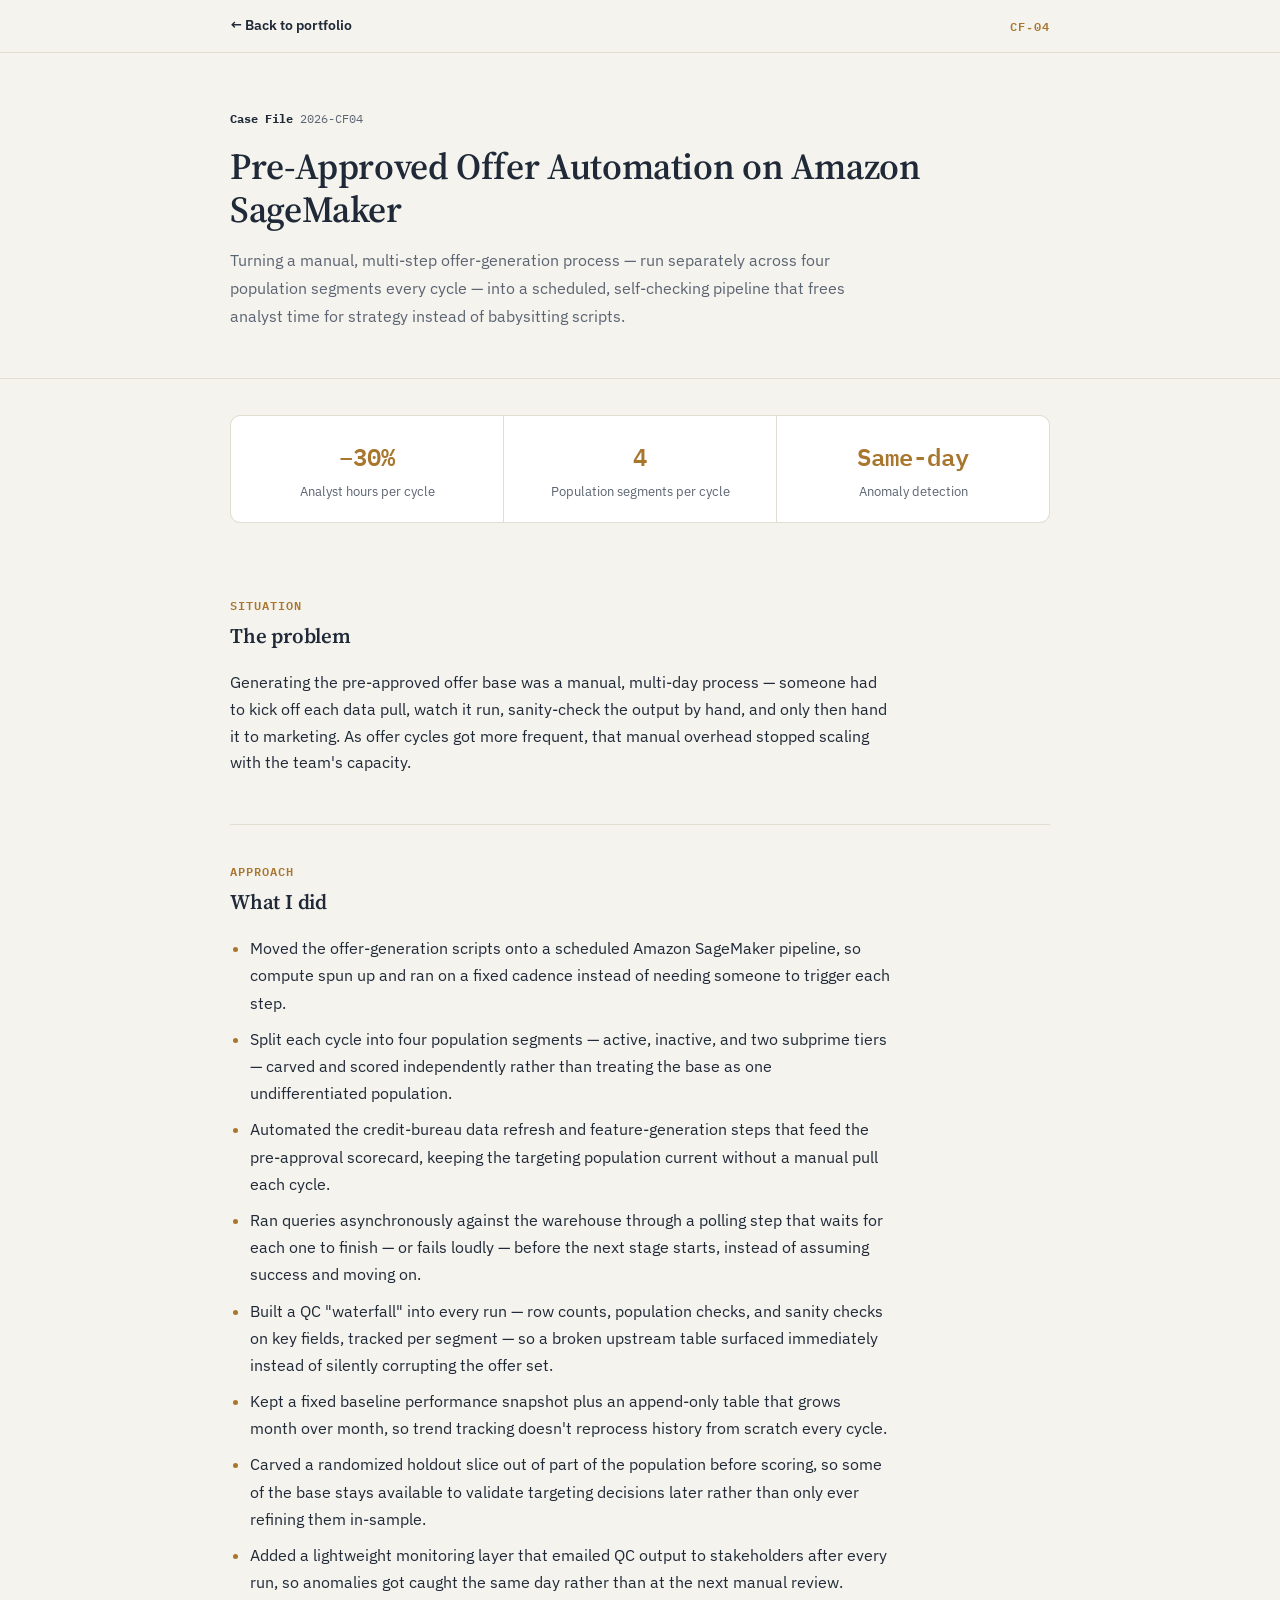
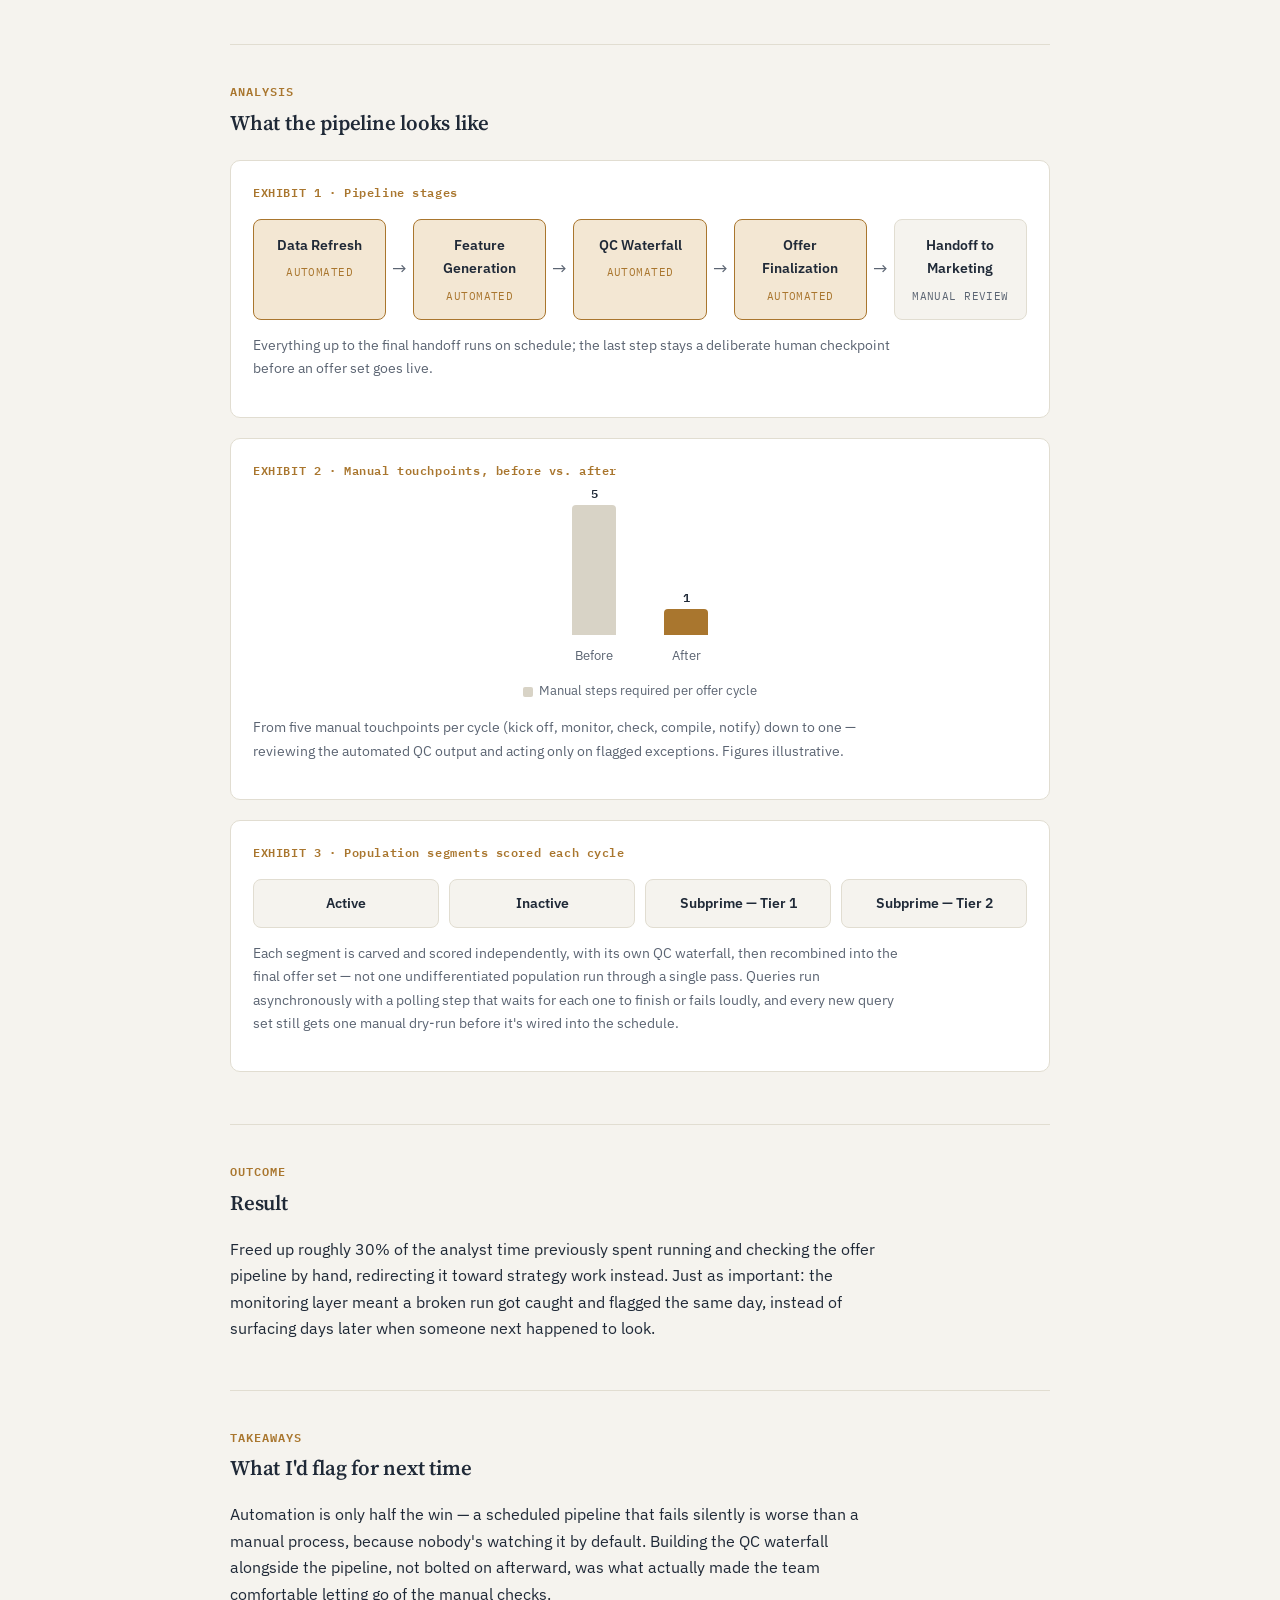
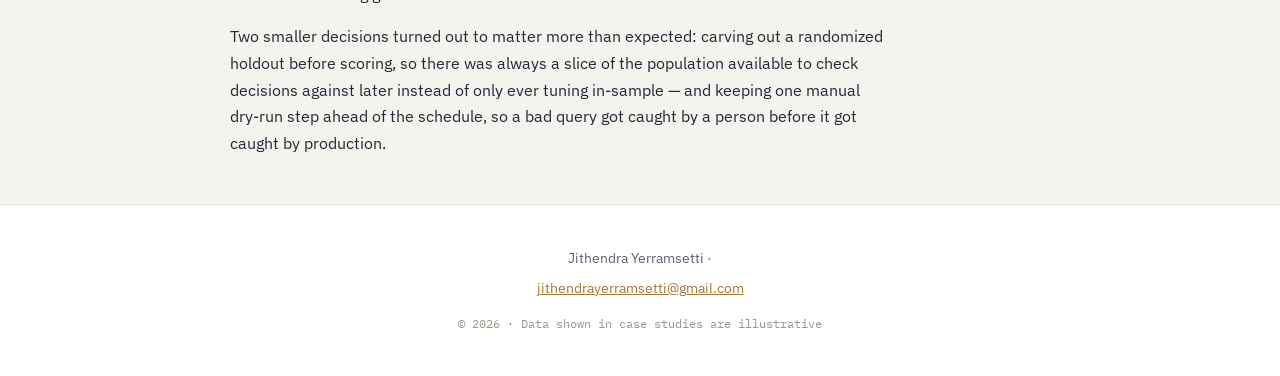
<file: CS4-Pre-approved_Offer_Automation.html>
<!DOCTYPE html>
<html lang="en">
<head>
<meta charset="UTF-8">
<meta name="viewport" content="width=device-width, initial-scale=1.0">
<title>Case File CF-04 — Pre-Approved Offer Automation | Jithendra Yerramsetti</title>

<!-- Duplicated from the other case-study pages — same theme variables,
     same section structure, kept intentionally shorter per the brief. -->

<link rel="preconnect" href="https://fonts.googleapis.com">
<link rel="preconnect" href="https://fonts.gstatic.com" crossorigin>
<link href="https://fonts.googleapis.com/css2?family=Source+Serif+4:opsz,wght@8..60,500;8..60,600;8..60,700&family=IBM+Plex+Sans:wght@400;500;600;700&family=IBM+Plex+Mono:wght@500;600&display=swap" rel="stylesheet">

<style>
:root {
  --paper:      #F5F3EE;
  --card:       #FFFFFF;
  --ink:        #1F2937;
  --ink-soft:   #5B6472;
  --accent:      #A9762E;
  --accent-tint: #F3E7D3;
  --line:       #E1DDD1;
  --shadow:     0 10px 26px rgba(31,41,55,0.06);
  --font-display: 'Source Serif 4', Georgia, serif;
  --font-body:    'IBM Plex Sans', -apple-system, sans-serif;
  --font-mono:    'IBM Plex Mono', ui-monospace, monospace;
  --max-w: 820px;
  --radius: 10px;
}
* { box-sizing: border-box; }
body { margin: 0; font-family: var(--font-body); background: var(--paper); color: var(--ink); line-height: 1.7; -webkit-font-smoothing: antialiased; }
.container { width: min(var(--max-w), 92%); margin: 0 auto; }
h1, h2 { font-family: var(--font-display); font-weight: 600; letter-spacing: -0.01em; margin: 0; color: var(--ink); }
a { color: var(--accent); }
:focus-visible { outline: 2px solid var(--accent); outline-offset: 3px; }
img { max-width: 100%; display: block; }
.label { font-family: var(--font-mono); font-size: 0.74rem; font-weight: 600; letter-spacing: 0.08em; text-transform: uppercase; color: var(--accent); }

.topbar { border-bottom: 1px solid var(--line); background: rgba(245,243,238,0.9); backdrop-filter: blur(10px); position: sticky; top: 0; z-index: 10; }
.topbar .container { padding: 14px 0; display: flex; justify-content: space-between; align-items: center; }
.back-link { text-decoration: none; font-weight: 600; font-size: 0.88rem; color: var(--ink); display: inline-flex; align-items: center; gap: 6px; }
.back-link:hover { color: var(--accent); }

.case-header { padding: clamp(36px, 6vw, 56px) 0 32px; border-bottom: 1px solid var(--line); }
.case-header .meta-row { display: flex; gap: 18px; font-family: var(--font-mono); font-size: 0.75rem; color: var(--ink-soft); margin-bottom: 16px; flex-wrap: wrap; }
.case-header .meta-row strong { color: var(--ink); }
.case-header h1 { font-size: clamp(1.7rem, 4.5vw, 2.3rem); line-height: 1.15; margin-bottom: 14px; }
.case-header .dek { color: var(--ink-soft); font-size: 1.02rem; max-width: 620px; }

.stat-strip { display: grid; grid-template-columns: repeat(3, 1fr); gap: 1px; background: var(--line); border: 1px solid var(--line); border-radius: var(--radius); overflow: hidden; margin: 36px 0; }
.stat-strip .cell { background: var(--card); padding: 20px 16px; text-align: center; }
.stat-strip .num { font-family: var(--font-mono); font-size: 1.5rem; font-weight: 600; color: var(--accent); }
.stat-strip .cap { font-size: 0.8rem; color: var(--ink-soft); margin-top: 4px; }
@media (max-width: 560px) { .stat-strip { grid-template-columns: 1fr; } }

.case-section { padding: 32px 0; border-bottom: 1px solid var(--line); }
.case-section:last-of-type { border-bottom: none; }
.case-section h2 { font-size: 1.3rem; margin-bottom: 12px; }
.case-section p { color: var(--ink); font-size: 0.98rem; max-width: 660px; }
.case-section ul { padding-left: 20px; max-width: 660px; color: var(--ink); }
.case-section li { margin-bottom: 9px; }
.case-section li::marker { color: var(--accent); }

.exhibit { background: var(--card); border: 1px solid var(--line); border-radius: var(--radius); padding: 22px; margin: 20px 0; }
.exhibit .ex-label { font-family: var(--font-mono); font-size: 0.73rem; color: var(--accent); font-weight: 600; letter-spacing: 0.05em; margin-bottom: 16px; }
.exhibit .ex-caption { color: var(--ink-soft); font-size: 0.86rem; margin-top: 14px; }

/* Pipeline diagram — a row of stage boxes connected by arrows. To add or
   rename a stage, copy one .pipe-step block and adjust the arrow count. */
.pipeline { display: flex; align-items: stretch; gap: 4px; flex-wrap: wrap; }
.pipe-step { flex: 1; min-width: 118px; background: var(--paper); border: 1px solid var(--line); border-radius: 8px; padding: 14px 12px; text-align: center; }
.pipe-step .step-name { font-size: 0.86rem; font-weight: 600; margin-bottom: 6px; }
.pipe-step .step-tag { font-family: var(--font-mono); font-size: 0.68rem; letter-spacing: 0.04em; text-transform: uppercase; color: var(--ink-soft); }
.pipe-step.automated { border-color: var(--accent); background: var(--accent-tint); }
.pipe-step.automated .step-tag { color: var(--accent); }
.pipe-arrow { display: flex; align-items: center; justify-content: center; color: var(--ink-soft); font-size: 1.1rem; padding: 0 2px; }
@media (max-width: 640px) {
  .pipeline { flex-direction: column; }
  .pipe-arrow { transform: rotate(90deg); padding: 2px 0; }
}

/* Simple two-bar before/after comparison, reused from the other case studies */
.bar-chart { display: flex; align-items: flex-end; gap: clamp(20px, 6vw, 48px); height: 170px; padding: 0 4px; justify-content: center; }
.bar-group { display: flex; flex-direction: column; align-items: center; gap: 10px; height: 100%; justify-content: flex-end; }
.bar-group .bars { display: flex; gap: 10px; align-items: flex-end; height: 130px; }
.bar { width: 44px; border-radius: 4px 4px 0 0; position: relative; }
.bar.before { background: #D8D3C6; }
.bar.after { background: var(--accent); }
.bar .val { position: absolute; top: -22px; left: 50%; transform: translateX(-50%); font-family: var(--font-mono); font-size: 0.78rem; font-weight: 600; white-space: nowrap; color: var(--ink); }
.bar-group .grp-label { font-size: 0.8rem; color: var(--ink-soft); text-align: center; }
.legend { display: flex; gap: 18px; margin-top: 14px; font-size: 0.8rem; color: var(--ink-soft); justify-content: center; flex-wrap: wrap; }
.legend .dot { display: inline-block; width: 10px; height: 10px; border-radius: 2px; margin-right: 6px; vertical-align: middle; }

/* Segment tag grid */
.segment-grid { display: grid; grid-template-columns: repeat(auto-fit, minmax(140px, 1fr)); gap: 10px; }
.segment-tag { background: var(--paper); border: 1px solid var(--line); border-radius: 8px; padding: 12px 14px; font-size: 0.86rem; font-weight: 600; text-align: center; }

footer { background: var(--card); padding: 36px 0; border-top: 1px solid var(--line); text-align: center; }
footer p { color: var(--ink-soft); font-size: 0.86rem; margin: 6px 0; }
footer .fineprint { font-family: var(--font-mono); font-size: 0.72rem; color: #9A968A; margin-top: 14px; }
</style>
</head>
<body>

<div class="topbar">
  <div class="container">
    <a class="back-link" href="index.html">&larr; Back to portfolio</a>
    <span class="label">CF&#8209;04</span>
  </div>
</div>

<header class="case-header">
  <div class="container">
    <div class="meta-row">
      <span><strong>Case File</strong> 2026-CF04</span>
      <!-- <span><strong>Domain</strong> Unsecured Lending</span> -->
      <!-- <span><strong>Role</strong> Credit Risk &middot; Data Automation</span> -->
    </div>
    <h1>Pre-Approved Offer Automation on Amazon SageMaker</h1>
    <p class="dek">
      Turning a manual, multi-step offer-generation process &mdash; run
      separately across four population segments every cycle &mdash; into
      a scheduled, self-checking pipeline that frees analyst time for
      strategy instead of babysitting scripts.
    </p>
  </div>
</header>

<div class="container">

  <div class="stat-strip">
    <div class="cell"><div class="num">&minus;30%</div><div class="cap">Analyst hours per cycle</div></div>
    <div class="cell"><div class="num">4</div><div class="cap">Population segments per cycle</div></div>
    <div class="cell"><div class="num">Same-day</div><div class="cap">Anomaly detection</div></div>
  </div>

  <section class="case-section">
    <span class="label">Situation</span>
    <h2>The problem</h2>
    <p>
      Generating the pre-approved offer base was a manual, multi-day
      process &mdash; someone had to kick off each data pull, watch it
      run, sanity-check the output by hand, and only then hand it to
      marketing. As offer cycles got more frequent, that manual overhead
      stopped scaling with the team's capacity.
    </p>
  </section>

  <section class="case-section">
    <span class="label">Approach</span>
    <h2>What I did</h2>
    <ul>
      <li>Moved the offer-generation scripts onto a scheduled Amazon SageMaker pipeline, so compute spun up and ran on a fixed cadence instead of needing someone to trigger each step.</li>
      <li>Split each cycle into four population segments &mdash; active, inactive, and two subprime tiers &mdash; carved and scored independently rather than treating the base as one undifferentiated population.</li>
      <li>Automated the credit-bureau data refresh and feature-generation steps that feed the pre-approval scorecard, keeping the targeting population current without a manual pull each cycle.</li>
      <li>Ran queries asynchronously against the warehouse through a polling step that waits for each one to finish &mdash; or fails loudly &mdash; before the next stage starts, instead of assuming success and moving on.</li>
      <li>Built a QC "waterfall" into every run &mdash; row counts, population checks, and sanity checks on key fields, tracked per segment &mdash; so a broken upstream table surfaced immediately instead of silently corrupting the offer set.</li>
      <li>Kept a fixed baseline performance snapshot plus an append-only table that grows month over month, so trend tracking doesn't reprocess history from scratch every cycle.</li>
      <li>Carved a randomized holdout slice out of part of the population before scoring, so some of the base stays available to validate targeting decisions later rather than only ever refining them in-sample.</li>
      <li>Added a lightweight monitoring layer that emailed QC output to stakeholders after every run, so anomalies got caught the same day rather than at the next manual review.</li>
    </ul>
  </section>

  <section class="case-section">
    <span class="label">Analysis</span>
    <h2>What the pipeline looks like</h2>

    <div class="exhibit">
      <div class="ex-label">EXHIBIT 1 &middot; Pipeline stages</div>
      <div class="pipeline">
        <div class="pipe-step automated">
          <div class="step-name">Data Refresh</div>
          <div class="step-tag">Automated</div>
        </div>
        <div class="pipe-arrow">&rarr;</div>
        <div class="pipe-step automated">
          <div class="step-name">Feature Generation</div>
          <div class="step-tag">Automated</div>
        </div>
        <div class="pipe-arrow">&rarr;</div>
        <div class="pipe-step automated">
          <div class="step-name">QC Waterfall</div>
          <div class="step-tag">Automated</div>
        </div>
        <div class="pipe-arrow">&rarr;</div>
        <div class="pipe-step automated">
          <div class="step-name">Offer Finalization</div>
          <div class="step-tag">Automated</div>
        </div>
        <div class="pipe-arrow">&rarr;</div>
        <div class="pipe-step">
          <div class="step-name">Handoff to Marketing</div>
          <div class="step-tag">Manual review</div>
        </div>
      </div>
      <p class="ex-caption">Everything up to the final handoff runs on schedule; the last step stays a deliberate human checkpoint before an offer set goes live.</p>
    </div>

    <div class="exhibit">
      <div class="ex-label">EXHIBIT 2 &middot; Manual touchpoints, before vs. after</div>
      <div class="bar-chart">
        <div class="bar-group">
          <div class="bars"><div class="bar before" style="height:100%;"><span class="val">5</span></div></div>
          <div class="grp-label">Before</div>
        </div>
        <div class="bar-group">
          <div class="bars"><div class="bar after" style="height:20%;"><span class="val">1</span></div></div>
          <div class="grp-label">After</div>
        </div>
      </div>
      <div class="legend">
        <span><span class="dot" style="background:#D8D3C6;"></span>Manual steps required per offer cycle</span>
      </div>
      <p class="ex-caption">From five manual touchpoints per cycle (kick off, monitor, check, compile, notify) down to one &mdash; reviewing the automated QC output and acting only on flagged exceptions. Figures illustrative.</p>
    </div>

    <div class="exhibit">
      <div class="ex-label">EXHIBIT 3 &middot; Population segments scored each cycle</div>
      <div class="segment-grid">
        <div class="segment-tag">Active</div>
        <div class="segment-tag">Inactive</div>
        <div class="segment-tag">Subprime &mdash; Tier 1</div>
        <div class="segment-tag">Subprime &mdash; Tier 2</div>
      </div>
      <p class="ex-caption">Each segment is carved and scored independently, with its own QC waterfall, then recombined into the final offer set &mdash; not one undifferentiated population run through a single pass. Queries run asynchronously with a polling step that waits for each one to finish or fails loudly, and every new query set still gets one manual dry-run before it's wired into the schedule.</p>
    </div>
  </section>

  <section class="case-section">
    <span class="label">Outcome</span>
    <h2>Result</h2>
    <p>
      Freed up roughly 30% of the analyst time previously spent running
      and checking the offer pipeline by hand, redirecting it toward
      strategy work instead. Just as important: the monitoring layer
      meant a broken run got caught and flagged the same day, instead of
      surfacing days later when someone next happened to look.
    </p>
  </section>

  <section class="case-section">
    <span class="label">Takeaways</span>
    <h2>What I'd flag for next time</h2>
    <p>
      Automation is only half the win &mdash; a scheduled pipeline that
      fails silently is worse than a manual process, because nobody's
      watching it by default. Building the QC waterfall alongside the
      pipeline, not bolted on afterward, was what actually made the team
      comfortable letting go of the manual checks.
    </p>
    <p>
      Two smaller decisions turned out to matter more than expected:
      carving out a randomized holdout before scoring, so there was
      always a slice of the population available to check decisions
      against later instead of only ever tuning in-sample &mdash; and
      keeping one manual dry-run step ahead of the schedule, so a bad
      query got caught by a person before it got caught by production.
    </p>
  </section>

</div>

<footer>
  <div class="container">
    <p>Jithendra Yerramsetti &middot; </p>
    <p><a href="mailto:jithendrayerramsetti@gmail.com">jithendrayerramsetti@gmail.com</a></p>
    <p class="fineprint">© 2026 · Data shown in case studies are illustrative</p>
  </div>
</footer>

</body>
</html>
</file>
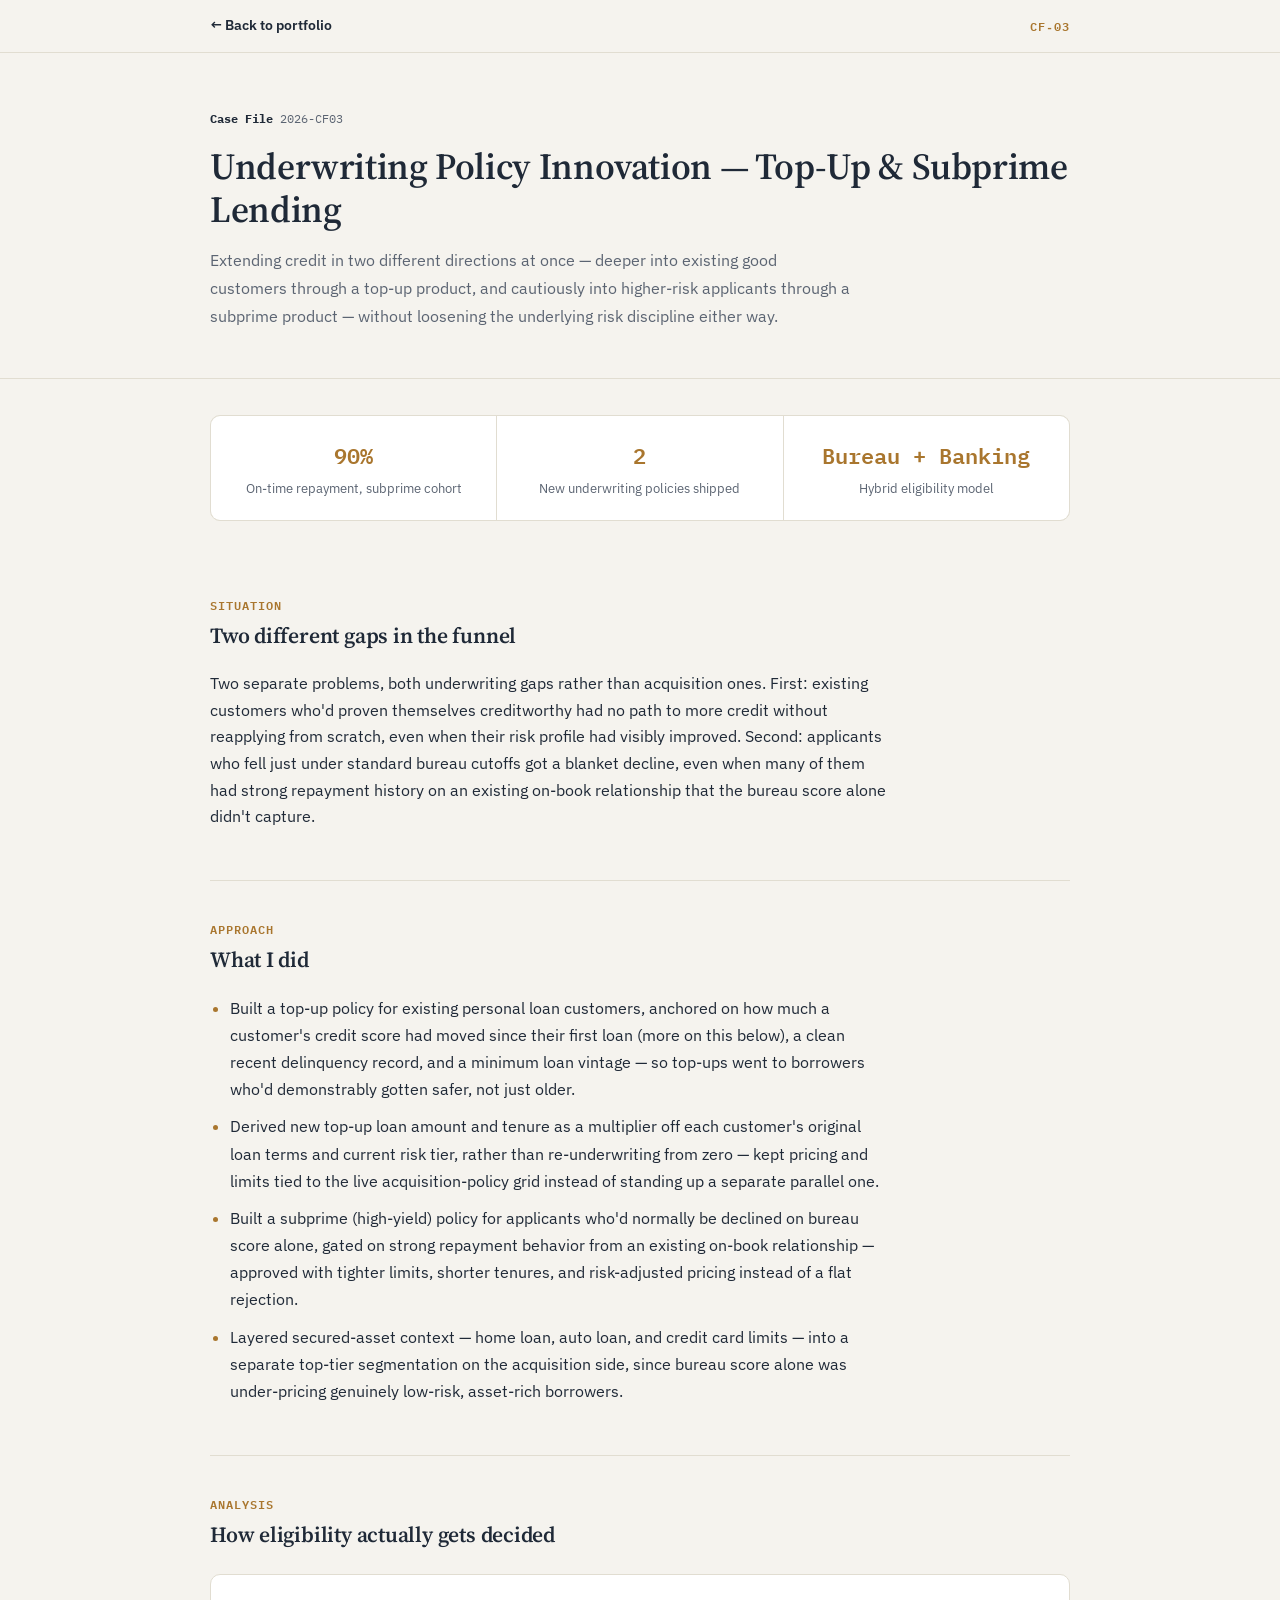
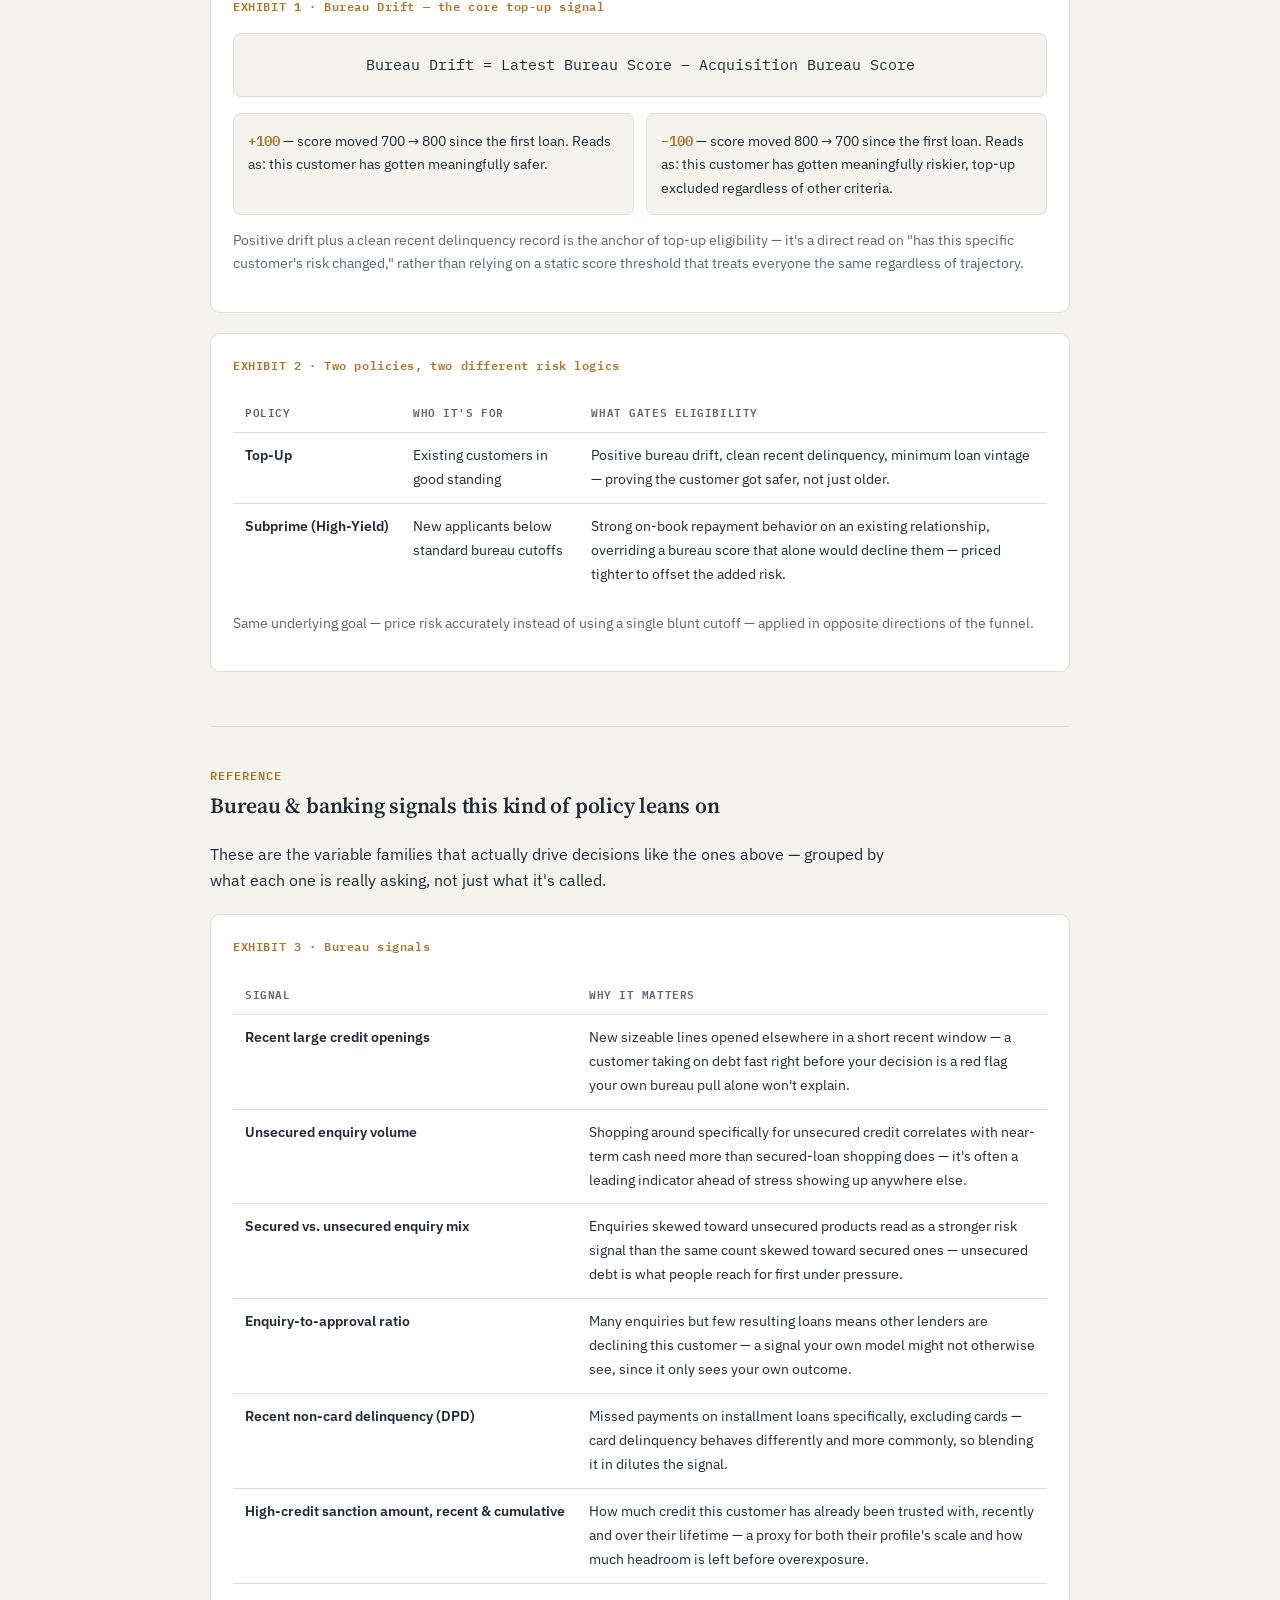
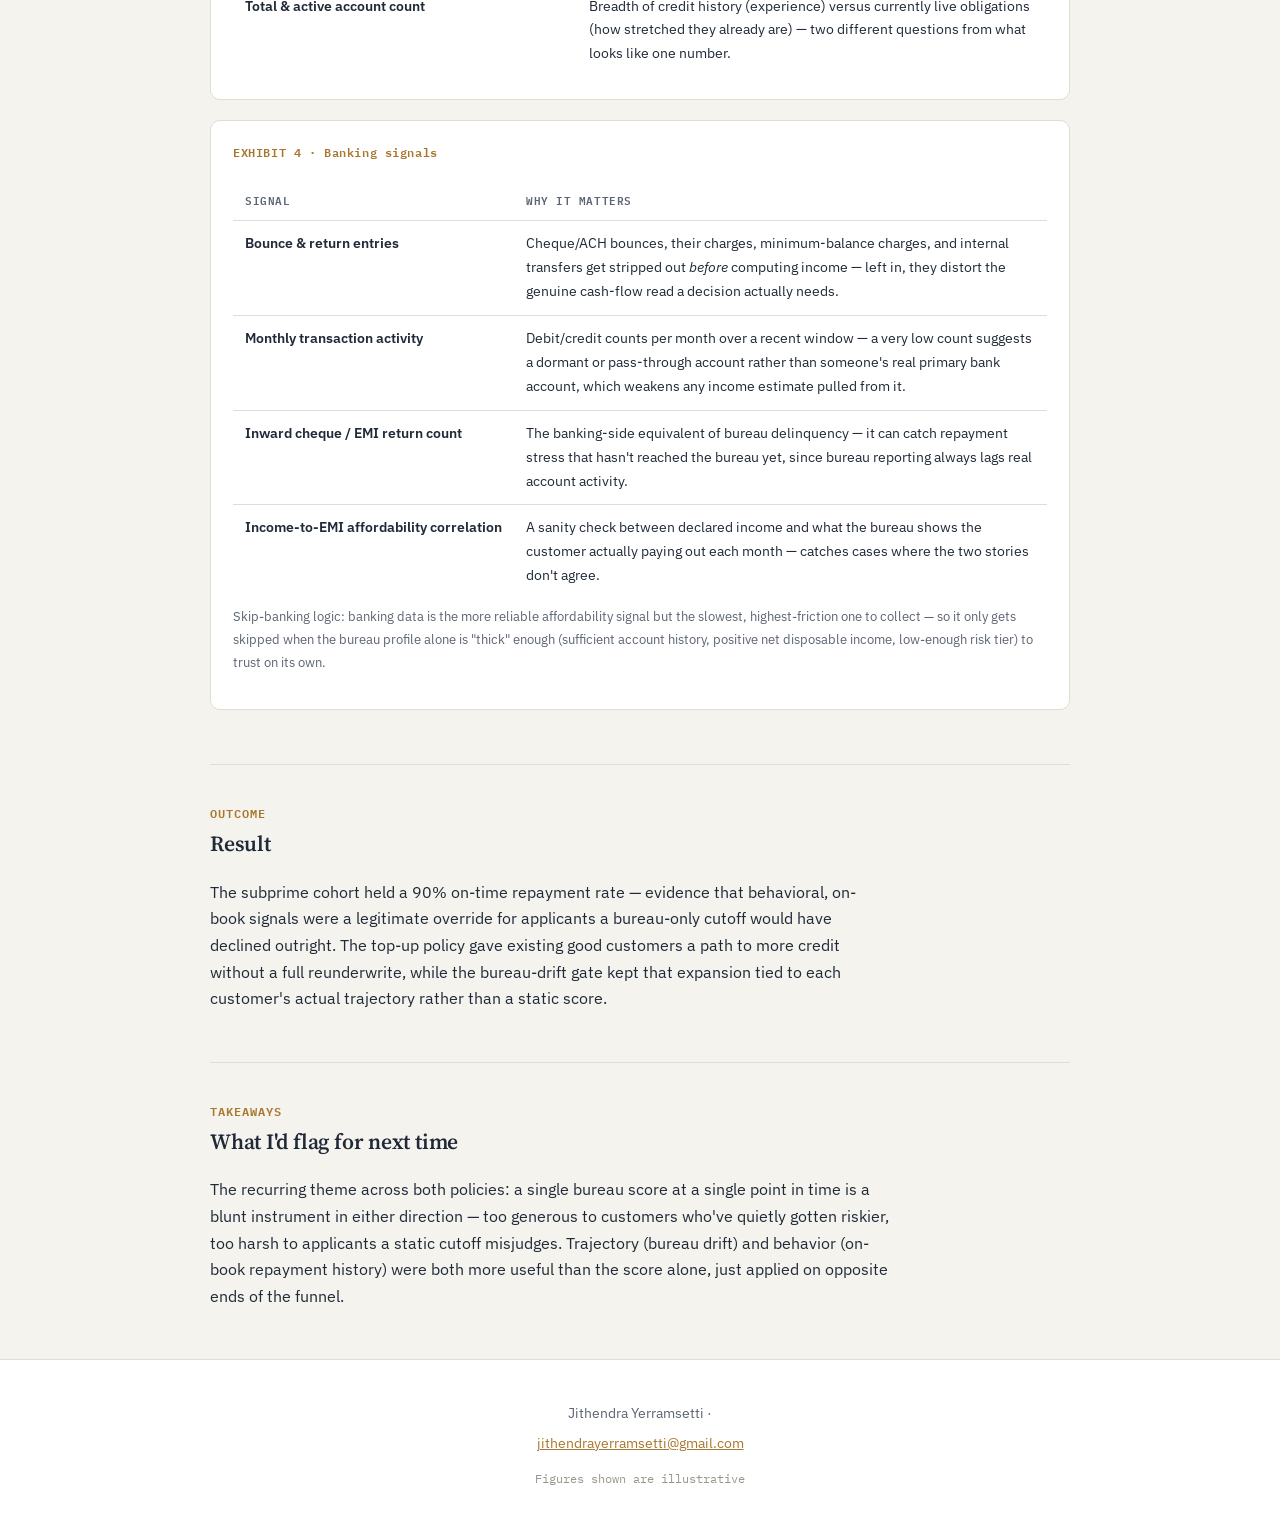
<file: CS4-UW_policy.html>
<!DOCTYPE html>
<html lang="en">
<head>
<meta charset="UTF-8">
<meta name="viewport" content="width=device-width, initial-scale=1.0">
<title>Case File CF-03 — Underwriting Policy Innovation | Jithendra Yerramsetti</title>

<!-- Duplicated from the other case-study pages — same theme variables,
     same section structure. Edit content only. -->

<link rel="preconnect" href="https://fonts.googleapis.com">
<link rel="preconnect" href="https://fonts.gstatic.com" crossorigin>
<link href="https://fonts.googleapis.com/css2?family=Source+Serif+4:opsz,wght@8..60,500;8..60,600;8..60,700&family=IBM+Plex+Sans:wght@400;500;600;700&family=IBM+Plex+Mono:wght@500;600&display=swap" rel="stylesheet">

<style>
:root {
  --paper:      #F5F3EE;
  --card:       #FFFFFF;
  --ink:        #1F2937;
  --ink-soft:   #5B6472;
  --accent:      #A9762E;
  --accent-tint: #F3E7D3;
  --line:       #E1DDD1;
  --shadow:     0 10px 26px rgba(31,41,55,0.06);
  --font-display: 'Source Serif 4', Georgia, serif;
  --font-body:    'IBM Plex Sans', -apple-system, sans-serif;
  --font-mono:    'IBM Plex Mono', ui-monospace, monospace;
  --max-w: 860px;
  --radius: 10px;
}
* { box-sizing: border-box; }
body { margin: 0; font-family: var(--font-body); background: var(--paper); color: var(--ink); line-height: 1.7; -webkit-font-smoothing: antialiased; }
.container { width: min(var(--max-w), 92%); margin: 0 auto; }
h1, h2 { font-family: var(--font-display); font-weight: 600; letter-spacing: -0.01em; margin: 0; color: var(--ink); }
a { color: var(--accent); }
:focus-visible { outline: 2px solid var(--accent); outline-offset: 3px; }
img { max-width: 100%; display: block; }
.label { font-family: var(--font-mono); font-size: 0.74rem; font-weight: 600; letter-spacing: 0.08em; text-transform: uppercase; color: var(--accent); }

.topbar { border-bottom: 1px solid var(--line); background: rgba(245,243,238,0.9); backdrop-filter: blur(10px); position: sticky; top: 0; z-index: 10; }
.topbar .container { padding: 14px 0; display: flex; justify-content: space-between; align-items: center; }
.back-link { text-decoration: none; font-weight: 600; font-size: 0.88rem; color: var(--ink); display: inline-flex; align-items: center; gap: 6px; }
.back-link:hover { color: var(--accent); }

.case-header { padding: clamp(36px, 6vw, 56px) 0 32px; border-bottom: 1px solid var(--line); }
.case-header .meta-row { display: flex; gap: 18px; font-family: var(--font-mono); font-size: 0.75rem; color: var(--ink-soft); margin-bottom: 16px; flex-wrap: wrap; }
.case-header .meta-row strong { color: var(--ink); }
.case-header h1 { font-size: clamp(1.7rem, 4.5vw, 2.3rem); line-height: 1.15; margin-bottom: 14px; }
.case-header .dek { color: var(--ink-soft); font-size: 1.02rem; max-width: 640px; }

.stat-strip { display: grid; grid-template-columns: repeat(3, 1fr); gap: 1px; background: var(--line); border: 1px solid var(--line); border-radius: var(--radius); overflow: hidden; margin: 36px 0; }
.stat-strip .cell { background: var(--card); padding: 20px 16px; text-align: center; }
.stat-strip .num { font-family: var(--font-mono); font-size: 1.4rem; font-weight: 600; color: var(--accent); }
.stat-strip .cap { font-size: 0.8rem; color: var(--ink-soft); margin-top: 4px; }
@media (max-width: 560px) { .stat-strip { grid-template-columns: 1fr; } }

.case-section { padding: 34px 0; border-bottom: 1px solid var(--line); }
.case-section:last-of-type { border-bottom: none; }
.case-section h2 { font-size: 1.35rem; margin-bottom: 14px; }
.case-section > p { color: var(--ink); font-size: 0.98rem; max-width: 680px; }
.case-section ul { padding-left: 20px; max-width: 680px; color: var(--ink); }
.case-section li { margin-bottom: 10px; }
.case-section li::marker { color: var(--accent); }

.exhibit { background: var(--card); border: 1px solid var(--line); border-radius: var(--radius); padding: 22px; margin: 20px 0; }
.exhibit .ex-label { font-family: var(--font-mono); font-size: 0.73rem; color: var(--accent); font-weight: 600; letter-spacing: 0.05em; margin-bottom: 16px; }
.exhibit .ex-caption { color: var(--ink-soft); font-size: 0.86rem; margin-top: 14px; }

/* Bureau Drift formula box */
.formula-box { background: var(--paper); border: 1px solid var(--line); border-radius: 8px; padding: 18px 20px; font-family: var(--font-mono); font-size: 0.95rem; text-align: center; margin-bottom: 16px; }
.drift-examples { display: grid; grid-template-columns: 1fr 1fr; gap: 12px; }
.drift-examples .ex { background: var(--paper); border: 1px solid var(--line); border-radius: 8px; padding: 14px; font-size: 0.86rem; }
.drift-examples .ex .drift-val { font-family: var(--font-mono); font-weight: 600; color: var(--accent); }
@media (max-width: 560px) { .drift-examples { grid-template-columns: 1fr; } }

/* Comparison / glossary tables */
.compare-table { width: 100%; border-collapse: collapse; font-size: 0.88rem; }
.compare-table th, .compare-table td { text-align: left; padding: 11px 12px; border-bottom: 1px solid var(--line); vertical-align: top; }
.compare-table th { font-family: var(--font-mono); font-size: 0.7rem; letter-spacing: 0.05em; text-transform: uppercase; color: var(--ink-soft); font-weight: 600; }
.compare-table td:first-child { font-weight: 600; white-space: nowrap; }
.compare-table tr:last-child td { border-bottom: none; }

.footnote { color: var(--ink-soft); font-size: 0.84rem; margin-top: 6px; }

footer { background: var(--card); padding: 36px 0; border-top: 1px solid var(--line); text-align: center; }
footer p { color: var(--ink-soft); font-size: 0.86rem; margin: 6px 0; }
footer .fineprint { font-family: var(--font-mono); font-size: 0.72rem; color: #9A968A; margin-top: 14px; }
</style>
</head>
<body>

<div class="topbar">
  <div class="container">
    <a class="back-link" href="index.html">&larr; Back to portfolio</a>
    <span class="label">CF&#8209;03</span>
  </div>
</div>

<header class="case-header">
  <div class="container">
    <div class="meta-row">
      <span><strong>Case File</strong> 2026-CF03</span>
      <!-- <span><strong>Domain</strong> Unsecured Lending</span> -->
      <!-- <span><strong>Role</strong> Credit Risk &middot; Policy Design</span> -->
    </div>
    <h1>Underwriting Policy Innovation &mdash; Top-Up &amp; Subprime Lending</h1>
    <p class="dek">
      Extending credit in two different directions at once &mdash; deeper
      into existing good customers through a top-up product, and
      cautiously into higher-risk applicants through a subprime product
      &mdash; without loosening the underlying risk discipline either way.
    </p>
  </div>
</header>

<div class="container">

  <div class="stat-strip">
    <div class="cell"><div class="num">90%</div><div class="cap">On-time repayment, subprime cohort</div></div>
    <div class="cell"><div class="num">2</div><div class="cap">New underwriting policies shipped</div></div>
    <div class="cell"><div class="num">Bureau + Banking</div><div class="cap">Hybrid eligibility model</div></div>
  </div>

  <section class="case-section">
    <span class="label">Situation</span>
    <h2>Two different gaps in the funnel</h2>
    <p>
      Two separate problems, both underwriting gaps rather than acquisition
      ones. First: existing customers who'd proven themselves creditworthy
      had no path to more credit without reapplying from scratch, even
      when their risk profile had visibly improved. Second: applicants who
      fell just under standard bureau cutoffs got a blanket decline, even
      when many of them had strong repayment history on an existing
      on-book relationship that the bureau score alone didn't capture.
    </p>
  </section>

  <section class="case-section">
    <span class="label">Approach</span>
    <h2>What I did</h2>
    <ul>
      <li>Built a top-up policy for existing personal loan customers, anchored on how much a customer's credit score had moved since their first loan (more on this below), a clean recent delinquency record, and a minimum loan vintage &mdash; so top-ups went to borrowers who'd demonstrably gotten safer, not just older.</li>
      <li>Derived new top-up loan amount and tenure as a multiplier off each customer's original loan terms and current risk tier, rather than re-underwriting from zero &mdash; kept pricing and limits tied to the live acquisition-policy grid instead of standing up a separate parallel one.</li>
      <li>Built a subprime (high-yield) policy for applicants who'd normally be declined on bureau score alone, gated on strong repayment behavior from an existing on-book relationship &mdash; approved with tighter limits, shorter tenures, and risk-adjusted pricing instead of a flat rejection.</li>
      <li>Layered secured-asset context &mdash; home loan, auto loan, and credit card limits &mdash; into a separate top-tier segmentation on the acquisition side, since bureau score alone was under-pricing genuinely low-risk, asset-rich borrowers.</li>
    </ul>
  </section>

  <section class="case-section">
    <span class="label">Analysis</span>
    <h2>How eligibility actually gets decided</h2>

    <div class="exhibit">
      <div class="ex-label">EXHIBIT 1 &middot; Bureau Drift &mdash; the core top-up signal</div>
      <div class="formula-box">Bureau Drift = Latest Bureau Score &minus; Acquisition Bureau Score</div>
      <div class="drift-examples">
        <div class="ex"><span class="drift-val">+100</span> &mdash; score moved 700 &rarr; 800 since the first loan. Reads as: this customer has gotten meaningfully safer.</div>
        <div class="ex"><span class="drift-val">&minus;100</span> &mdash; score moved 800 &rarr; 700 since the first loan. Reads as: this customer has gotten meaningfully riskier, top-up excluded regardless of other criteria.</div>
      </div>
      <p class="ex-caption">Positive drift plus a clean recent delinquency record is the anchor of top-up eligibility &mdash; it's a direct read on "has this specific customer's risk changed," rather than relying on a static score threshold that treats everyone the same regardless of trajectory.</p>
    </div>

    <div class="exhibit">
      <div class="ex-label">EXHIBIT 2 &middot; Two policies, two different risk logics</div>
      <table class="compare-table">
        <thead>
          <tr><th>Policy</th><th>Who it's for</th><th>What gates eligibility</th></tr>
        </thead>
        <tbody>
          <tr>
            <td>Top-Up</td>
            <td>Existing customers in good standing</td>
            <td>Positive bureau drift, clean recent delinquency, minimum loan vintage &mdash; proving the customer got safer, not just older.</td>
          </tr>
          <tr>
            <td>Subprime (High-Yield)</td>
            <td>New applicants below standard bureau cutoffs</td>
            <td>Strong on-book repayment behavior on an existing relationship, overriding a bureau score that alone would decline them &mdash; priced tighter to offset the added risk.</td>
          </tr>
        </tbody>
      </table>
      <p class="ex-caption">Same underlying goal &mdash; price risk accurately instead of using a single blunt cutoff &mdash; applied in opposite directions of the funnel.</p>
    </div>
  </section>

  <section class="case-section">
    <span class="label">Reference</span>
    <h2>Bureau &amp; banking signals this kind of policy leans on</h2>
    <p>
      These are the variable families that actually drive decisions like
      the ones above &mdash; grouped by what each one is really asking,
      not just what it's called.
    </p>

    <div class="exhibit">
      <div class="ex-label">EXHIBIT 3 &middot; Bureau signals</div>
      <table class="compare-table">
        <thead>
          <tr><th>Signal</th><th>Why it matters</th></tr>
        </thead>
        <tbody>
          <tr>
            <td>Recent large credit openings</td>
            <td>New sizeable lines opened elsewhere in a short recent window &mdash; a customer taking on debt fast right before your decision is a red flag your own bureau pull alone won't explain.</td>
          </tr>
          <tr>
            <td>Unsecured enquiry volume</td>
            <td>Shopping around specifically for unsecured credit correlates with near-term cash need more than secured-loan shopping does &mdash; it's often a leading indicator ahead of stress showing up anywhere else.</td>
          </tr>
          <tr>
            <td>Secured vs. unsecured enquiry mix</td>
            <td>Enquiries skewed toward unsecured products read as a stronger risk signal than the same count skewed toward secured ones &mdash; unsecured debt is what people reach for first under pressure.</td>
          </tr>
          <tr>
            <td>Enquiry-to-approval ratio</td>
            <td>Many enquiries but few resulting loans means other lenders are declining this customer &mdash; a signal your own model might not otherwise see, since it only sees your own outcome.</td>
          </tr>
          <tr>
            <td>Recent non-card delinquency (DPD)</td>
            <td>Missed payments on installment loans specifically, excluding cards &mdash; card delinquency behaves differently and more commonly, so blending it in dilutes the signal.</td>
          </tr>
          <tr>
            <td>High-credit sanction amount, recent &amp; cumulative</td>
            <td>How much credit this customer has already been trusted with, recently and over their lifetime &mdash; a proxy for both their profile's scale and how much headroom is left before overexposure.</td>
          </tr>
          <tr>
            <td>Total &amp; active account count</td>
            <td>Breadth of credit history (experience) versus currently live obligations (how stretched they already are) &mdash; two different questions from what looks like one number.</td>
          </tr>
        </tbody>
      </table>
    </div>

    <div class="exhibit">
      <div class="ex-label">EXHIBIT 4 &middot; Banking signals</div>
      <table class="compare-table">
        <thead>
          <tr><th>Signal</th><th>Why it matters</th></tr>
        </thead>
        <tbody>
          <tr>
            <td>Bounce &amp; return entries</td>
            <td>Cheque/ACH bounces, their charges, minimum-balance charges, and internal transfers get stripped out <em>before</em> computing income &mdash; left in, they distort the genuine cash-flow read a decision actually needs.</td>
          </tr>
          <tr>
            <td>Monthly transaction activity</td>
            <td>Debit/credit counts per month over a recent window &mdash; a very low count suggests a dormant or pass-through account rather than someone's real primary bank account, which weakens any income estimate pulled from it.</td>
          </tr>
          <tr>
            <td>Inward cheque / EMI return count</td>
            <td>The banking-side equivalent of bureau delinquency &mdash; it can catch repayment stress that hasn't reached the bureau yet, since bureau reporting always lags real account activity.</td>
          </tr>
          <tr>
            <td>Income-to-EMI affordability correlation</td>
            <td>A sanity check between declared income and what the bureau shows the customer actually paying out each month &mdash; catches cases where the two stories don't agree.</td>
          </tr>
        </tbody>
      </table>
      <p class="footnote">Skip-banking logic: banking data is the more reliable affordability signal but the slowest, highest-friction one to collect &mdash; so it only gets skipped when the bureau profile alone is "thick" enough (sufficient account history, positive net disposable income, low-enough risk tier) to trust on its own.</p>
    </div>
  </section>

  <section class="case-section">
    <span class="label">Outcome</span>
    <h2>Result</h2>
    <p>
      The subprime cohort held a 90% on-time repayment rate &mdash; evidence
      that behavioral, on-book signals were a legitimate override for
      applicants a bureau-only cutoff would have declined outright. The
      top-up policy gave existing good customers a path to more credit
      without a full reunderwrite, while the bureau-drift gate kept that
      expansion tied to each customer's actual trajectory rather than a
      static score.
    </p>
  </section>

  <section class="case-section">
    <span class="label">Takeaways</span>
    <h2>What I'd flag for next time</h2>
    <p>
      The recurring theme across both policies: a single bureau score at
      a single point in time is a blunt instrument in either direction
      &mdash; too generous to customers who've quietly gotten riskier, too
      harsh to applicants a static cutoff misjudges. Trajectory (bureau
      drift) and behavior (on-book repayment history) were both more
      useful than the score alone, just applied on opposite ends of the
      funnel.
    </p>
  </section>

</div>

<footer>
  <div class="container">
    <p>Jithendra Yerramsetti &middot; 
      <!-- Credit Risk &amp; Portfolio Analytics</p> -->
    <p><a href="mailto:jithendrayerramsetti@gmail.com">jithendrayerramsetti@gmail.com</a></p>
    <p class="fineprint">Figures shown are illustrative</p>
  </div>
</footer>

</body>
</html>
</file>
<file: styles.css>
/* =========================================================
   TOKENS
   ========================================================= */
:root {
  --ink:      #1C2531;   /* primary text / dark sections */
  --paper:    #F6F3ED;   /* main background */
  --paper-2:  #EDE8DE;   /* slightly deeper paper, cards */
  --brass:    #A8793F;   /* single accent — used sparingly */
  --steel:    #4F6D7A;   /* secondary accent, chart lines */
  --rust:     #B5533C;   /* decline / negative delta */
  --moss:     #5C7A5C;   /* growth / positive delta */
  --line:     #D8D1C2;   /* hairline rules */
  --muted:    #6B6558;   /* secondary text */

  --display: "Fraunces", "Iowan Old Style", serif;
  --body:    "Inter", -apple-system, sans-serif;
  --mono:    "IBM Plex Mono", monospace;

  --max: 980px;
}

* { box-sizing: border-box; }

html { scroll-behavior: smooth; }

body {
  margin: 0;
  background: var(--paper);
  color: var(--ink);
  font-family: var(--body);
  font-size: 16px;
  line-height: 1.6;
  -webkit-font-smoothing: antialiased;
}

a { color: inherit; text-decoration: none; }

.wrap {
  max-width: var(--max);
  margin: 0 auto;
  padding: 0 32px;
}

/* =========================================================
   TYPOGRAPHY
   ========================================================= */
h1, h2, h3 { font-family: var(--display); font-weight: 600; margin: 0; }

.eyebrow {
  font-family: var(--mono);
  font-size: 12px;
  letter-spacing: 0.14em;
  text-transform: uppercase;
  color: var(--brass);
}

.lede {
  font-family: var(--display);
  font-weight: 300;
  font-style: italic;
  font-size: 22px;
  color: var(--muted);
  max-width: 640px;
}

/* =========================================================
   NAV
   ========================================================= */
.site-nav {
  border-bottom: 1px solid var(--line);
  padding: 22px 0;
}
.site-nav .wrap { display: flex; justify-content: space-between; align-items: center; }
.site-nav .mark {
  font-family: var(--display);
  font-weight: 600;
  font-size: 19px;
  letter-spacing: -0.01em;
}
.site-nav .mark span { color: var(--brass); }
.site-nav .links { display: flex; gap: 28px; font-family: var(--mono); font-size: 13px; color: var(--muted); }
.site-nav .links a:hover { color: var(--ink); }

/* =========================================================
   HERO
   ========================================================= */
.hero {
  padding: 64px 0 56px;
  border-bottom: 1px solid var(--line);
}
.hero-grid {
  display: grid;
  grid-template-columns: 1.3fr 1fr;
  gap: 48px;
  align-items: end;
}
.hero h1 {
  font-size: 48px;
  line-height: 1.05;
  margin-top: 10px;
  letter-spacing: -0.01em;
}
.hero .role {
  font-family: var(--mono);
  font-size: 14px;
  color: var(--steel);
  margin-top: 14px;
}
.hero .summary {
  margin-top: 18px;
  max-width: 520px;
  color: var(--muted);
}
.hero-meta {
  font-family: var(--mono);
  font-size: 13px;
  border-left: 1px solid var(--line);
  padding-left: 24px;
  color: var(--muted);
}
.hero-meta div { margin-bottom: 8px; }
.hero-meta b { color: var(--ink); font-weight: 500; }

.cta-row { margin-top: 26px; display: flex; gap: 14px; }
.btn {
  font-family: var(--mono);
  font-size: 13px;
  padding: 11px 18px;
  border: 1px solid var(--ink);
  display: inline-block;
}
.btn.primary { background: var(--ink); color: var(--paper); }
.btn.primary:hover { background: var(--brass); border-color: var(--brass); }
.btn.ghost:hover { border-color: var(--brass); color: var(--brass); }

/* =========================================================
   SECTION HEADERS
   ========================================================= */
.section { padding: 56px 0; border-bottom: 1px solid var(--line); }
.section-head {
  display: flex;
  justify-content: space-between;
  align-items: baseline;
  margin-bottom: 30px;
}
.section-head h2 { font-size: 26px; }
.section-head .count { font-family: var(--mono); font-size: 12px; color: var(--muted); }

/* =========================================================
   LEDGER (case study index — the signature element)
   ========================================================= */
.ledger-row {
  display: grid;
  grid-template-columns: 90px 1fr 160px 120px 90px;
  align-items: center;
  gap: 18px;
  padding: 22px 0;
  border-top: 1px solid var(--line);
  transition: background 0.15s ease;
}
.ledger-row:last-child { border-bottom: 1px solid var(--line); }
.ledger-row:hover { background: var(--paper-2); }
.ledger-row a.row-link {
  display: contents;
}
.ledger-year { font-family: var(--mono); font-size: 13px; color: var(--muted); }
.ledger-title { font-family: var(--display); font-size: 19px; }
.ledger-title small { display: block; font-family: var(--body); font-size: 13px; color: var(--muted); font-style: normal; margin-top: 3px; }
.ledger-sector {
  font-family: var(--mono);
  font-size: 11px;
  letter-spacing: 0.08em;
  text-transform: uppercase;
  color: var(--steel);
}
.ledger-spark { justify-self: center; }
.ledger-arrow { text-align: right; font-family: var(--mono); font-size: 13px; color: var(--brass); }

/* =========================================================
   SKILLS / EXPERIENCE
   ========================================================= */
.two-col { display: grid; grid-template-columns: 1fr 1fr; gap: 56px; }

.exp-item { padding: 18px 0; border-top: 1px solid var(--line); }
.exp-item:last-child { border-bottom: 1px solid var(--line); }
.exp-head { display: flex; justify-content: space-between; font-family: var(--mono); font-size: 12px; color: var(--muted); }
.exp-role { font-family: var(--display); font-size: 18px; margin-top: 6px; }
.exp-desc { color: var(--muted); font-size: 14px; margin-top: 6px; }

.skill-group { margin-bottom: 22px; }
.skill-group .label { font-family: var(--mono); font-size: 12px; color: var(--brass); text-transform: uppercase; letter-spacing: 0.08em; margin-bottom: 10px; }
.pills { display: flex; flex-wrap: wrap; gap: 8px; }
.pill {
  font-family: var(--mono);
  font-size: 12px;
  padding: 6px 12px;
  border: 1px solid var(--line);
  color: var(--ink);
}

/* =========================================================
   FOOTER
   ========================================================= */
footer { padding: 40px 0; }
footer .wrap { display: flex; justify-content: space-between; font-family: var(--mono); font-size: 12px; color: var(--muted); }

/* =========================================================
   CASE STUDY DETAIL PAGES
   ========================================================= */
.case-cover {
  background: var(--ink);
  color: var(--paper);
  padding: 70px 0 56px;
}
.case-cover .eyebrow { color: #C99A5B; }
.case-cover h1 {
  font-size: 40px;
  color: var(--paper);
  margin-top: 12px;
  max-width: 740px;
  line-height: 1.1;
}
.case-cover .meta-row {
  display: flex;
  gap: 32px;
  margin-top: 28px;
  font-family: var(--mono);
  font-size: 12px;
  color: #ADA79B;
  flex-wrap: wrap;
}
.case-cover .meta-row b { color: var(--paper); display: block; font-size: 13px; margin-bottom: 4px; font-weight: 500; }

.metric-strip {
  display: grid;
  grid-template-columns: repeat(3, 1fr);
  border-top: 1px solid #3A4454;
  margin-top: 36px;
  padding-top: 24px;
}
.metric-strip .metric b {
  font-family: var(--display);
  font-size: 34px;
  display: block;
  color: var(--paper);
}
.metric-strip .metric.up b { color: #8FC08A; }
.metric-strip .metric.down b { color: #E28B76; }
.metric-strip .metric span { font-family: var(--mono); font-size: 11px; color: #ADA79B; text-transform: uppercase; letter-spacing: 0.06em; }

.case-body { padding: 56px 0; }
.case-block { display: grid; grid-template-columns: 160px 1fr; gap: 32px; padding: 36px 0; border-top: 1px solid var(--line); }
.case-block:first-child { border-top: none; }
.case-block h3 { font-size: 22px; }
.case-block .tag { font-family: var(--mono); font-size: 12px; color: var(--brass); text-transform: uppercase; letter-spacing: 0.08em; padding-top: 4px; }
.case-block p { color: var(--muted); max-width: 640px; }
.case-block ul { color: var(--muted); padding-left: 18px; }
.case-block li { margin-bottom: 8px; }

.chart-card {
  border: 1px solid var(--line);
  padding: 28px;
  margin-top: 10px;
  background: var(--paper-2);
}
.chart-card .chart-label { font-family: var(--mono); font-size: 12px; color: var(--muted); margin-bottom: 16px; text-transform: uppercase; letter-spacing: 0.06em; }

.pull-quote {
  font-family: var(--display);
  font-style: italic;
  font-weight: 300;
  font-size: 26px;
  line-height: 1.4;
  color: var(--ink);
  border-left: 3px solid var(--brass);
  padding-left: 28px;
  margin: 8px 0;
  max-width: 640px;
}
.pull-quote cite { display: block; font-family: var(--mono); font-style: normal; font-size: 12px; color: var(--muted); margin-top: 14px; }

.case-nav {
  display: flex;
  justify-content: space-between;
  padding: 32px 0;
  font-family: var(--mono);
  font-size: 13px;
}
.case-nav a:hover { color: var(--brass); }

/* =========================================================
   RESPONSIVE
   ========================================================= */
@media (max-width: 760px) {
  .hero-grid { grid-template-columns: 1fr; }
  .hero-meta { border-left: none; padding-left: 0; border-top: 1px solid var(--line); padding-top: 18px; }
  .two-col { grid-template-columns: 1fr; }
  .ledger-row { grid-template-columns: 1fr; gap: 6px; }
  .ledger-arrow { text-align: left; }
  .ledger-spark { justify-self: start; }
  .metric-strip { grid-template-columns: 1fr; gap: 20px; }
  .case-block { grid-template-columns: 1fr; }
  .hero h1 { font-size: 34px; }
}

@media (prefers-reduced-motion: reduce) {
  html { scroll-behavior: auto; }
}

a:focus-visible, .btn:focus-visible {
  outline: 2px solid var(--brass);
  outline-offset: 2px;
}
</file>
